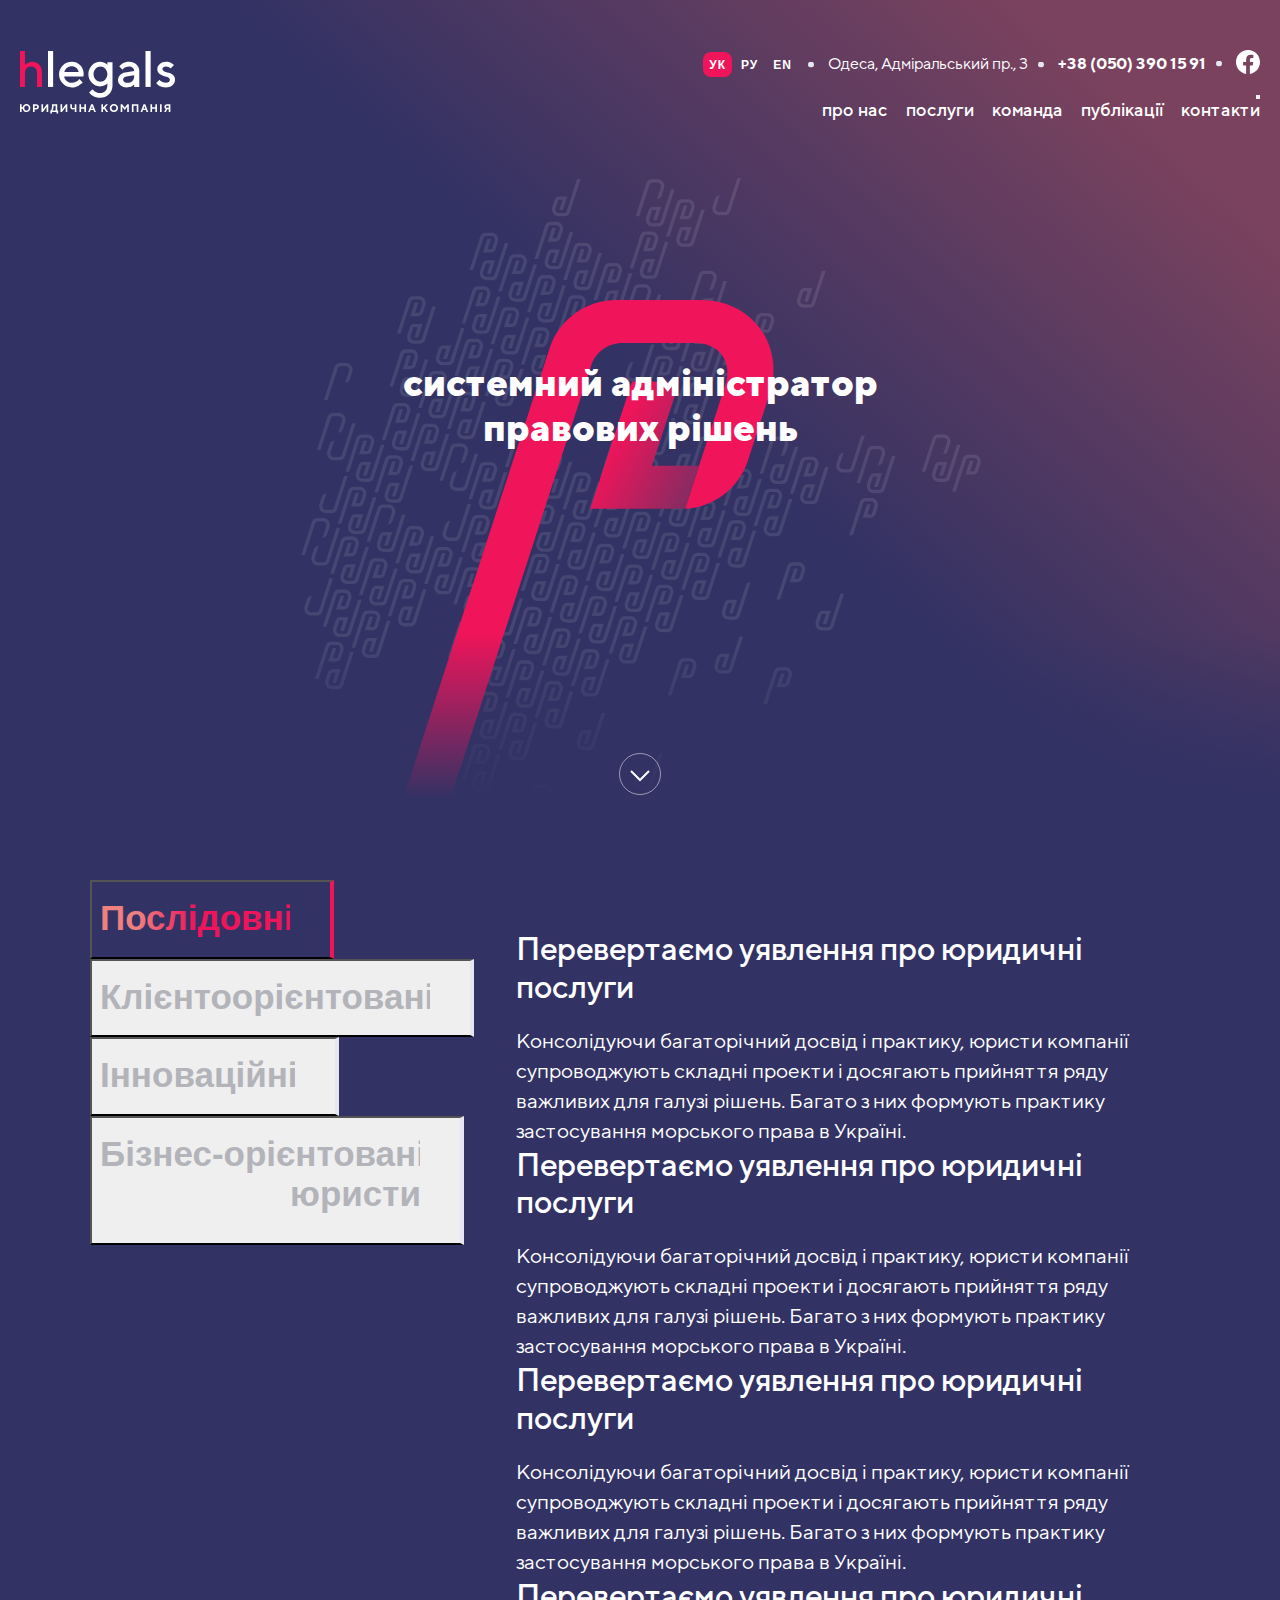
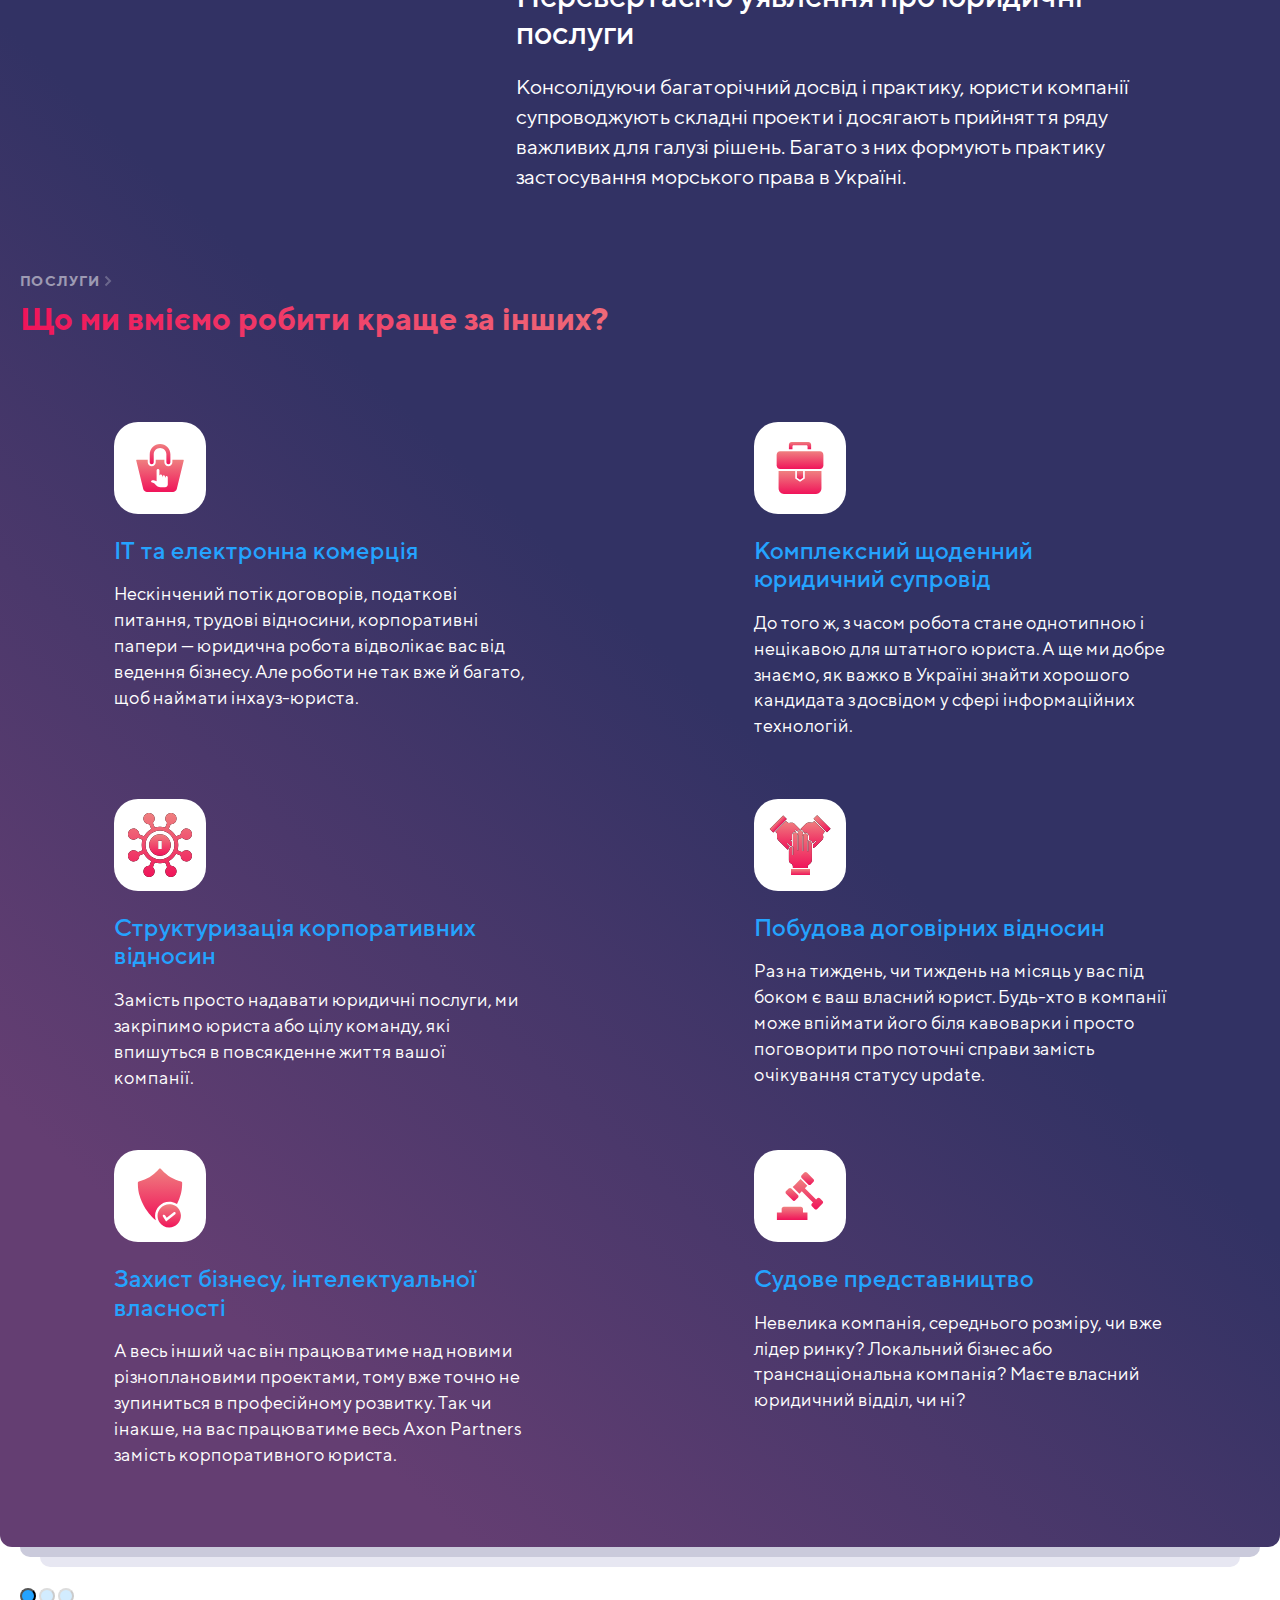
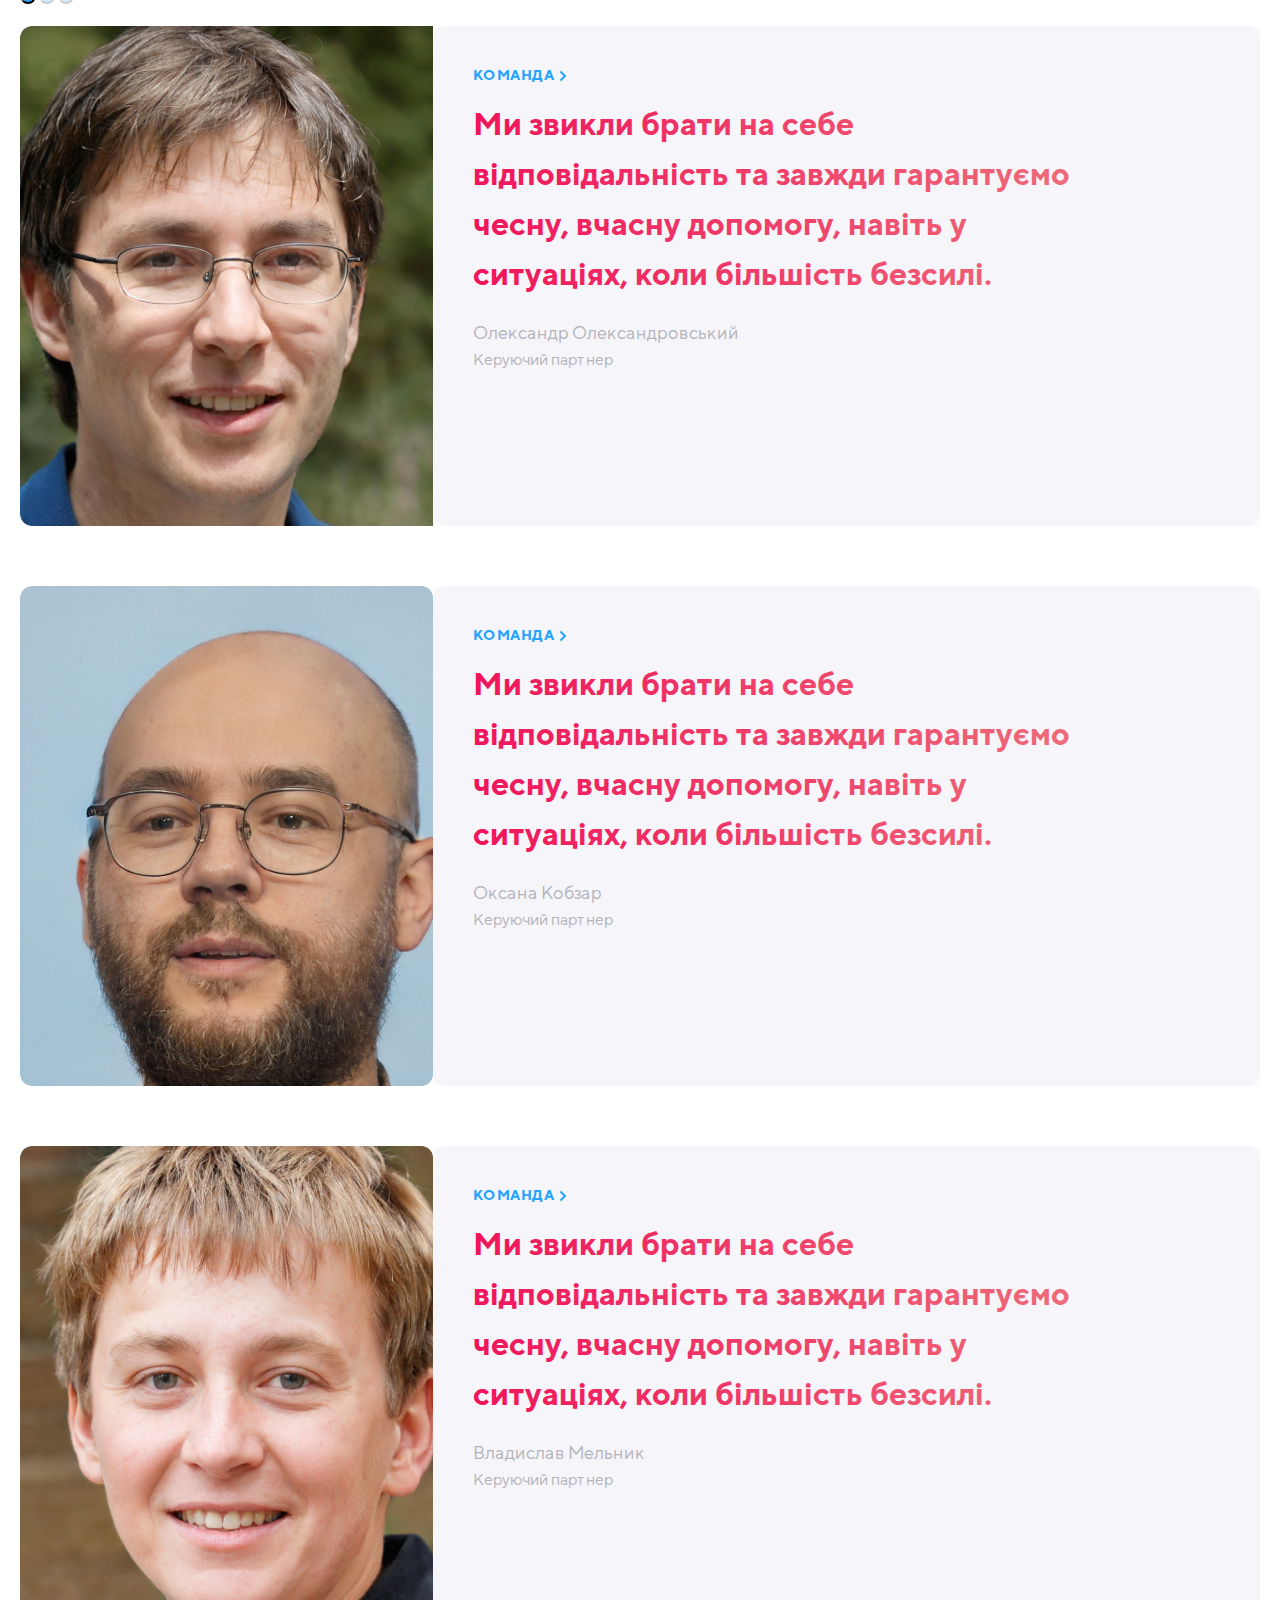
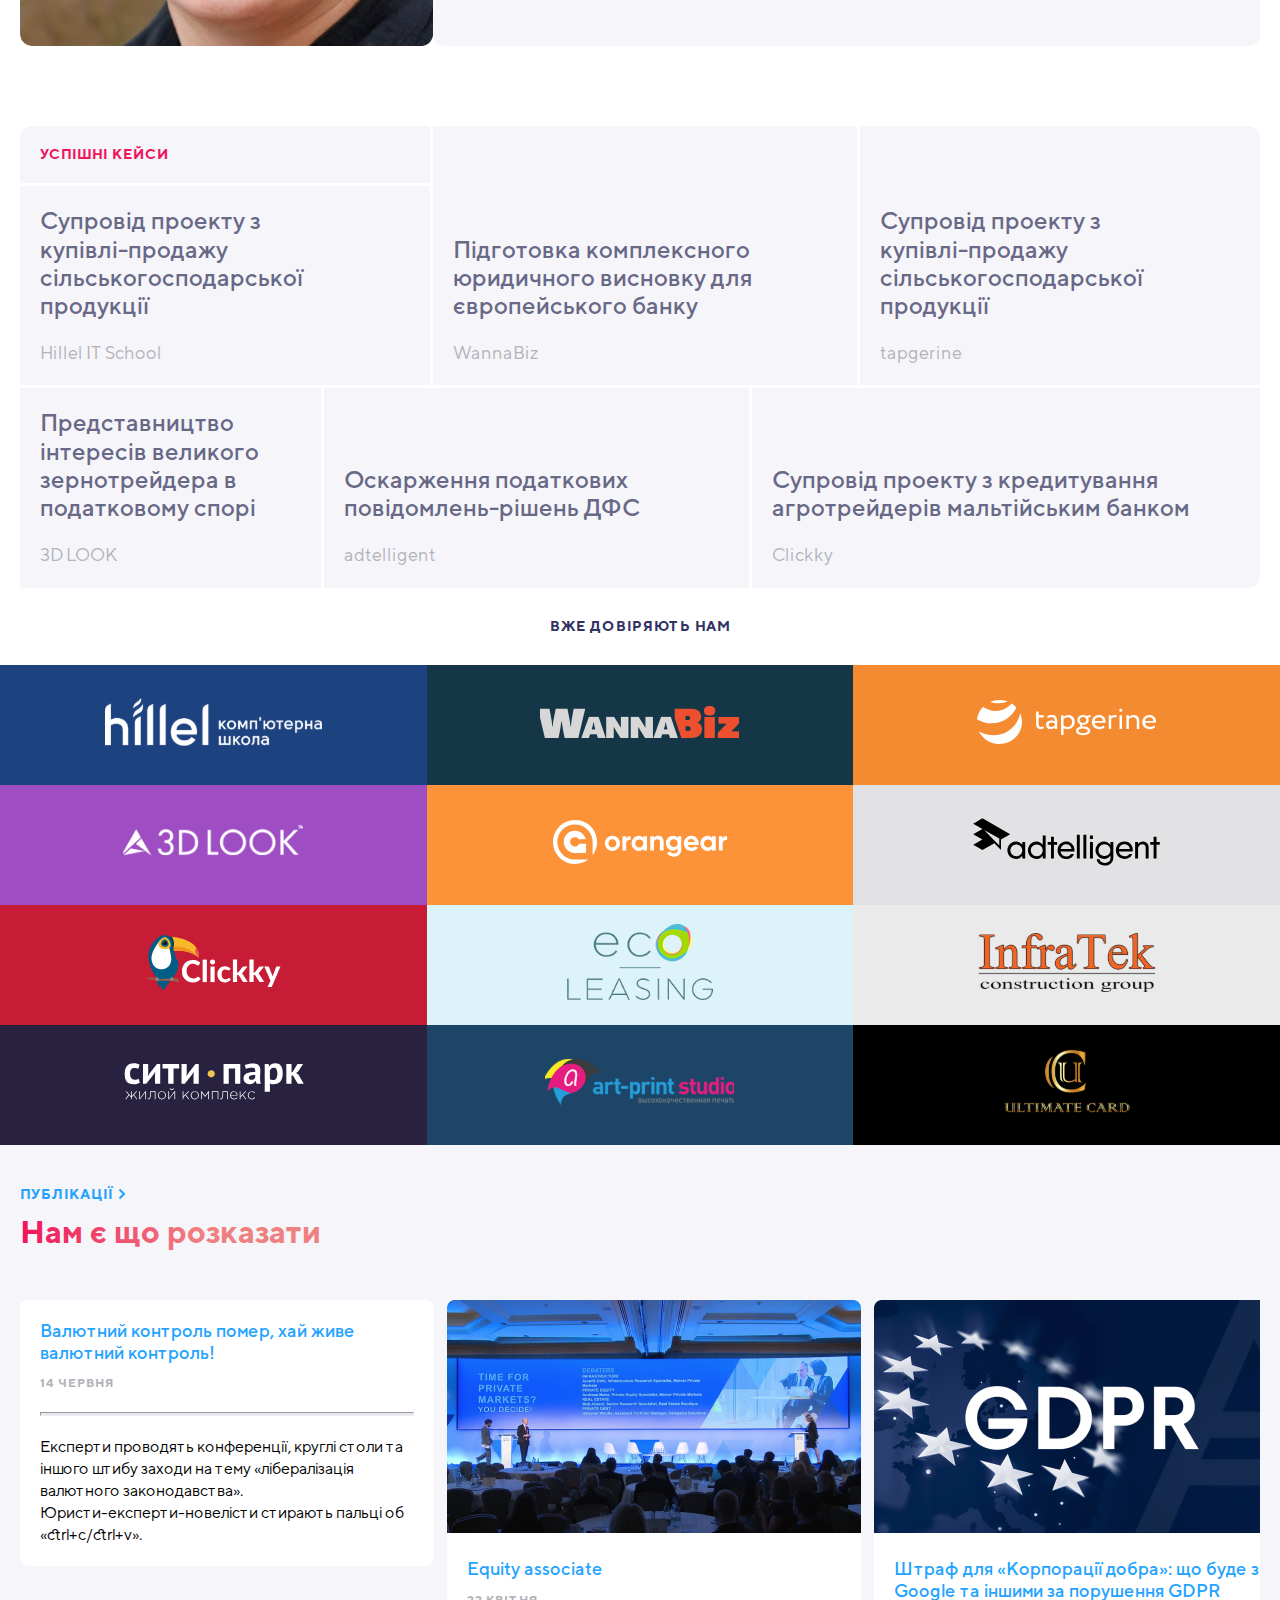
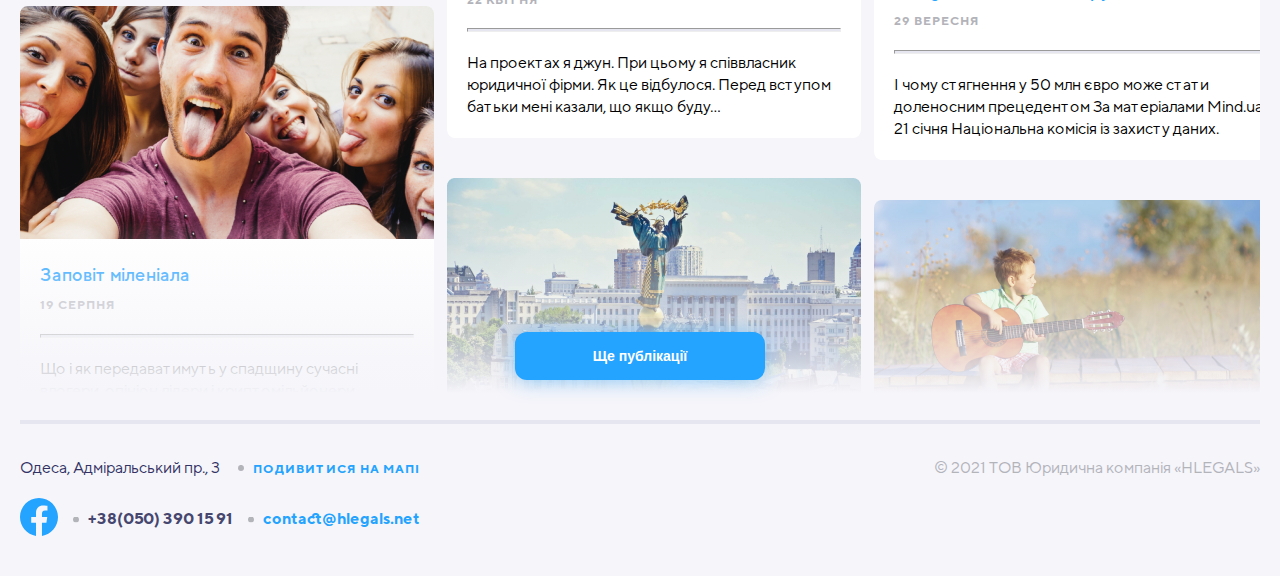
<file: index.html>
<!DOCTYPE html>
<html lang="uk">
<head>
   <meta charset="UTF-8">
   <meta http-equiv="X-UA-Compatible" content="IE=edge">
   <meta name="viewport" content="width=device-width, initial-scale=1.0">
   <title>Hlegals</title>
   <link rel="icon" type="image/png" sizes="32x32" href="./favicon.png">
   <link href="https://cdn.jsdelivr.net/npm/bootstrap@5.1.3/dist/css/bootstrap.min.css" rel="stylesheet" integrity="sha384-1BmE4kWBq78iYhFldvKuhfTAU6auU8tT94WrHftjDbrCEXSU1oBoqyl2QvZ6jIW3" crossorigin="anonymous">
   <link rel="stylesheet" href="./assets/styles/style.css">
</head>
<body>
   <header class="header">
      <div class="container header__line flex-sb-cntr">
         <div class="header__logo">
            <a href="./index.html">
               <img class="header__logo-img" src="./assets/img/logo.svg" alt="hlegals logo">
            </a>
         </div>
         <div class="header__rightbar">
            <div class="header__rightbar-top flex-sb-cntr">
               <form class="header__form-lang">
                  <button class="header__form-lang-btn color-white header__form-lang-btn--active" type="button" name="uk" id="uk">УК</button>
                  <button class="header__form-lang-btn color-white" type="button" name="ru" id="ru">РУ</button>
                  <button class="header__form-lang-btn color-white" type="button" name="en" id="en">EN</button>
               </form>
               <div class="header__contacts flex-sb-cntr">
                  <span class="header__contacts-item color-white header__contacts-address">Одеса, Адміральський пр., 3</span>
                  <a class="header__contacts-item color-white header__contacts-tel" href="tel:+380503901591">+38 (050) 390 15 91</a>
                  <a class="header__contacts-item header__contacts-fb" href="#" target="_blank">
                     <img class="header__contacts-fb-img" src="./assets/img/fb.svg" alt="fb">
                  </a>
               </div>
            </div>
            <div class="navbar-expand-md">
               <button class="navbar-toggler" type="button" data-bs-toggle="collapse" data-bs-target="#test" aria-controls="test" aria-expanded="false" aria-label="Toggle navigation">
                  <span class="navbar-toggler-icon"></span>
               </button>
               <div class="collapse navbar-collapse" id="test">
                  <nav class="header__nav">
                     <a class="header__nav-link color-white" href="./pages/about.html">про нас</a>
                     <a class="header__nav-link color-white" href="./pages/services.html">послуги</a>
                     <a class="header__nav-link color-white" href="./pages/team.html">команда</a>
                     <a class="header__nav-link color-white" href="./pages/publications.html">публікації</a>
                     <a class="header__nav-link color-white" href="./pages/contact.html">контакти</a>
                  </nav>
               </div>
            </div>
         </div>
      </div>
   </header>
   <section class="first-screen">
      <div class="first-screen__content">
         <h1 class="first-screen__content-title">системний адміністратор правових рішень</h1>
         <a class="first-screen__content-link-down" href="#exp-and-serv">
            <img class="first-screen__content-down-img" src="./assets/img/scroll-down.svg" alt="scroll down">
         </a>
      </div>
      <div class="first-screen__blur"></div>
   </section>
   <main>
      <section class="exp-and-serv" id="exp-and-serv">
         <div class="container">
            <div class="exp-and-serv__expirience">
               <div class="exp-and-serv__expirience-list nav nav-pills" id="v-pills-tab" role="tablist" aria-orientation="vertical">
                  <button class="exp-and-serv__expirience-list-btn nav-link active" id="consistent" data-bs-toggle="pill" data-bs-target="#v-pills-home" type="button" role="tab" aria-controls="v-pills-home" aria-selected="true">
                     <svg class="exp-and-serv__expirience-list-btn-svg exp-and-serv__expirience-list-btn-first-svg">
                        <defs>
                           <linearGradient id="rainbow" x1="20%" x2="50%" y1="0%" y2="0%" gradientUnits="userSpaceOnUse">
                              <stop stop-color="#EF8080" offset="0%"/>
                              <stop stop-color="#F0145A" offset="100%"/> 
                            </linearGradient>
                        </defs>
                        <text class="" x="0" y="40" fill="#B3B3BA">Послідовні</text>
                     </svg>
                  </button>
                  <button class="exp-and-serv__expirience-list-btn nav-link" id="customer-oriented" data-bs-toggle="pill" data-bs-target="#v-pills-profile" type="button" role="tab" aria-controls="v-pills-profile" aria-selected="false">
                     <svg class="exp-and-serv__expirience-list-btn-svg exp-and-serv__expirience-list-btn-second-svg">
                        <text class="" x="0" y="40" fill="#B3B3BA">Клієнтоорієнтовані</text>
                     </svg>
                  </button>
                  <button class="exp-and-serv__expirience-list-btn nav-link" id="innovative" data-bs-toggle="pill" data-bs-target="#v-pills-messages" type="button" role="tab" aria-controls="v-pills-messages" aria-selected="false">
                     <svg class="exp-and-serv__expirience-list-btn-svg exp-and-serv__expirience-list-btn-third-svg">
                        <text class="" x="0" y="40" fill="#B3B3BA">Інноваційні</text>
                     </svg>
                  </button>
                  <button class="exp-and-serv__expirience-list-btn nav-link" id="business-oriented-lawyers" data-bs-toggle="pill" data-bs-target="#v-pills-settings" type="button" role="tab" aria-controls="v-pills-settings" aria-selected="false">
                     <svg class="exp-and-serv__expirience-list-btn-svg exp-and-serv__expirience-list-btn-fourth-svg">
                        <text class="" fill="#B3B3BA">
                           <tspan x="0" y="40" >Бізнес-орієнтовані</tspan>
                           <tspan class="w-from-1300" x="230" y="80">юристи</tspan>
                           <tspan class="w-to-1300" x="190" y="80">юристи</tspan>
                        </text>
                     </svg>
                  </button>
               </div>
               <div class="exp-and-serv__expirience-introduction tab-content" id="v-pills-tabContent">
                  <div class="tab-pane fade show active" id="v-pills-home" role="tabpanel" aria-labelledby="consistent">
                     <h3 class="exp-and-serv__expirience-introduction-title">Перевертаємо уявлення про юридичні послуги</h3>
                     <p class="desc-text">Консолідуючи багаторічний досвід і практику, юристи компанії супроводжують складні проекти і досягають прийняття ряду важливих для галузі рішень. Багато з них формують практику застосування морського права в Україні.</p>
                  </div>
                  <div class="tab-pane fade" id="v-pills-profile" role="tabpanel" aria-labelledby="customer-oriented">
                     <h3 class="exp-and-serv__expirience-introduction-title">Перевертаємо уявлення про юридичні послуги</h3>
                     <p class="desc-text">Консолідуючи багаторічний досвід і практику, юристи компанії супроводжують складні проекти і досягають прийняття ряду важливих для галузі рішень. Багато з них формують практику застосування морського права в Україні.</p>
                  </div>
                  <div class="tab-pane fade" id="v-pills-messages" role="tabpanel" aria-labelledby="innovative" data-bs-interval="100000">
                     <h3 class="exp-and-serv__expirience-introduction-title">Перевертаємо уявлення про юридичні послуги</h3>
                     <p class="desc-text">Консолідуючи багаторічний досвід і практику, юристи компанії супроводжують складні проекти і досягають прийняття ряду важливих для галузі рішень. Багато з них формують практику застосування морського права в Україні.</p>
                  </div>
                  <div class="tab-pane fade" id="v-pills-settings" role="tabpanel" aria-labelledby="business-oriented-lawyers">
                     <h3 class="exp-and-serv__expirience-introduction-title">Перевертаємо уявлення про юридичні послуги</h3>
                     <p class="desc-text">Консолідуючи багаторічний досвід і практику, юристи компанії супроводжують складні проекти і досягають прийняття ряду важливих для галузі рішень. Багато з них формують практику застосування морського права в Україні.</p>
                  </div>
               </div>
               <div id="exp-and-serv__expirience-carousel" class="carousel slide" data-bs-ride="carousel">
                  <div class="carousel-indicators">
                    <button type="button" data-bs-target="#exp-and-serv__expirience-carousel" data-bs-slide-to="0" class="active" aria-current="true" aria-label="Slide 1"></button>
                    <button type="button" data-bs-target="#exp-and-serv__expirience-carousel" data-bs-slide-to="1" aria-label="Slide 2"></button>
                    <button type="button" data-bs-target="#exp-and-serv__expirience-carousel" data-bs-slide-to="2" aria-label="Slide 3"></button>
                    <button type="button" data-bs-target="#exp-and-serv__expirience-carousel" data-bs-slide-to="3" aria-label="Slide 4"></button>
                  </div>
                  <div class="exp-and-serv__expirience-introduction carousel-inner">
                    <div class="carousel-item active" data-bs-interval="100000">
                        <svg class="exp-and-serv__expirience-introduction-svg">
                           <text class="" x="0" y="30" fill="url(#orangetored)">Послідовні</text>
                        </svg>
                        <h3 class="exp-and-serv__expirience-introduction-title">Перевертаємо уявлення про юридичні послуги</h3>
                        <p class="desc-text">Консолідуючи багаторічний досвід і практику, юристи компанії супроводжують складні проекти і досягають прийняття ряду важливих для галузі рішень. Багато з них формують практику застосування морського права в Україні.</p>
                     </div>
                     <div class="carousel-item" data-bs-interval="100000">
                        <svg class="exp-and-serv__expirience-introduction-svg">
                           <text class="" x="0" y="30" fill="url(#orangetored)">Клієнтоорієнтовані</text>
                        </svg>
                        <h3 class="exp-and-serv__expirience-introduction-title">Перевертаємо уявлення про юридичні послуги</h3>
                        <p class="desc-text">Консолідуючи багаторічний досвід і практику, юристи компанії супроводжують складні проекти і досягають прийняття ряду важливих для галузі рішень. Багато з них формують практику застосування морського права в Україні.</p>
                     </div>
                     <div class="carousel-item" data-bs-interval="100000">
                        <svg class="exp-and-serv__expirience-introduction-svg">
                           <text class="" x="0" y="30" fill="url(#orangetored)">Інноваційні</text>
                        </svg>
                        <h3 class="exp-and-serv__expirience-introduction-title">Перевертаємо уявлення про юридичні послуги</h3>
                        <p class="desc-text">Консолідуючи багаторічний досвід і практику, юристи компанії супроводжують складні проекти і досягають прийняття ряду важливих для галузі рішень. Багато з них формують практику застосування морського права в Україні.</p>
                     </div>
                     <div class="carousel-item" data-bs-interval="100000">
                        <svg class="exp-and-serv__expirience-introduction-svg">
                           <text class="" x="0" y="30" fill="url(#orangetored)">Бізнес-орієнтовані юристи</text>
                        </svg>
                        <h3 class="exp-and-serv__expirience-introduction-title">Перевертаємо уявлення про юридичні послуги</h3>
                        <p class="desc-text">Консолідуючи багаторічний досвід і практику, юристи компанії супроводжують складні проекти і досягають прийняття ряду важливих для галузі рішень. Багато з них формують практику застосування морського права в Україні.</p>
                     </div>
                  </div>
                </div>
            </div>
            <div class="exp-and-serv__services">
               <a class="exp-and-serv__services-bradcrumbs bradcrumbs" href="./pages/services.html">послуги</a>
               <h2 class="title">
                  <svg class="exp-and-serv__services-subtitle">
                     <defs>
                        <linearGradient id="gradient-title" x1="0%" x2="60%" y1="0%" y2="0%" gradientUnits="userSpaceOnUse">
                           <stop stop-color="#F0145A" offset="0%"/>
                           <stop stop-color="#EF8080" offset="100%"/> 
                         </linearGradient>
                         <linearGradient id="orangetored" x1="0%" x2="20%" y1="0%" y2="0%" gradientUnits="userSpaceOnUse">
                           <stop stop-color="#EF8080" offset="0%"/> 
                           <stop stop-color="#F0145A" offset="100%"/>
                         </linearGradient>
                     </defs>
                     <text class="" x="0" y="30" fill="url(#gradient-title)">
                        <tspan class="w-from-620">
                           Що ми вміємо робити краще за інших?
                        </tspan>
                        <tspan class="w-to-620" x="0" y="30">Що ми вміємо робити</tspan>
                        <tspan class="w-to-620" x="0" y="65">краще за інших?</tspan>
                     </text>
                  </svg>
               </h2>
               <div class="exp-and-serv__services-list">
                  <div class="exp-and-serv__services-list-item">
                     <a href="./pages/it-service.html"><img class="exp-and-serv__services-list-item-icon" src="./assets/img/serv-1.svg" alt="it icon"></a>
                     <a class="exp-and-serv__services-list-item-link" href="./pages/it-service.html">
                        <h4 class="exp-and-serv__services-list-item-subtitle">IT та електронна комерція</h4>
                     </a>
                     <p class="exp-and-serv__services-list-item-text">Нескінчений потік договорів, податкові питання, трудові відносини, корпоративні папери — юридична робота відволікає вас від ведення бізнесу. Але роботи не так вже й багато, щоб наймати інхауз-юриста.</p>
                  </div>
                  <div class="exp-and-serv__services-list-item">
                     <a href="./pages/it-service.html"><img class="exp-and-serv__services-list-item-icon" src="./assets/img/serv-2.svg" alt="daily legal support icon"></a>
                     <a class="exp-and-serv__services-list-item-link" href="./pages/it-service.html">
                        <h4 class="exp-and-serv__services-list-item-subtitle">Комплексний щоденний юридичний супровід</h4>
                     </a>
                     <p class="exp-and-serv__services-list-item-text">До того ж, з часом робота стане однотипною і нецікавою для штатного юриста. А ще ми добре знаємо, як важко в Україні знайти хорошого кандидата з досвідом у сфері інформаційних технологій.</p>
                  </div>
                  <div class="exp-and-serv__services-list-item">
                     <a href="./pages/it-service.html"><img class="exp-and-serv__services-list-item-icon" src="./assets/img/serv-3.svg" alt="structuring corporate relations icon"></a>
                     <a class="exp-and-serv__services-list-item-link" href="./pages/it-service.html">
                        <h4 class="exp-and-serv__services-list-item-subtitle">Структуризація корпоративних відносин</h4>
                     </a>
                     <p class="exp-and-serv__services-list-item-text">Замість просто надавати юридичні послуги, ми закріпимо юриста або цілу команду, які впишуться в повсякденне життя вашої компанії.</p>
                  </div>
                  <div class="exp-and-serv__services-list-item">
                     <a href="./pages/it-service.html"><img class="exp-and-serv__services-list-item-icon" src="./assets/img/serv-4.svg" alt="building contractual relations icon"></a>
                     <a class="exp-and-serv__services-list-item-link" href="./pages/it-service.html">
                        <h4 class="exp-and-serv__services-list-item-subtitle">Побудовa договірних відносин</h4>
                     </a>
                     <p class="exp-and-serv__services-list-item-text">Раз на тиждень, чи тиждень на місяць у вас під боком є ваш власний юрист. Будь-хто в компанії може впіймати його біля кавоварки і просто поговорити про поточні справи замість очікування статусу update.</p>
                  </div>
                  <div class="exp-and-serv__services-list-item">
                     <a href="./pages/it-service.html"><img class="exp-and-serv__services-list-item-icon" src="./assets/img/serv-5.svg" alt="protection of business icon"></a>
                     <a class="exp-and-serv__services-list-item-link" href="./pages/it-service.html">
                        <h4 class="exp-and-serv__services-list-item-subtitle">Захист бізнесу, інтелектуальної власності</h4>
                     </a>
                     <p class="exp-and-serv__services-list-item-text">А весь інший час він працюватиме над новими різноплановими проектами, тому вже точно не зупиниться в професійному розвитку. Так чи інакше, на вас працюватиме весь Axon Partners замість корпоративного юриста.</p>
                  </div>
                  <div class="exp-and-serv__services-list-item">
                     <a href="./pages/it-service.html"><img class="exp-and-serv__services-list-item-icon" src="./assets/img/serv-6.svg" alt="judicial representation icon"></a>
                     <a class="exp-and-serv__services-list-item-link" href="./pages/it-service.html">
                        <h4 class="exp-and-serv__services-list-item-subtitle">Судове представництво</h4>
                     </a>
                     <p class="exp-and-serv__services-list-item-text">Невелика компанія, середнього розміру, чи вже лідер ринку? Локальний бізнес або транснаціональна компанія? Маєте власний юридичний відділ, чи ні?</p>
                  </div>
               </div>
            </div>
         </div>
         <div class="exp-and-serv__bg-up"></div>
         <div class="exp-and-serv__bg-down"></div>
      </section>
      <section class="team" id="team">
         <div class="container">
            <div id="carousel" class="carousel slide" data-bs-ride="carousel">
               <div class="carousel-indicators">
                 <button type="button" data-bs-target="#carousel" data-bs-slide-to="0" class="active" aria-current="true" aria-label="Slide 1"></button>
                 <button type="button" data-bs-target="#carousel" data-bs-slide-to="1" aria-label="Slide 2"></button>
                 <button type="button" data-bs-target="#carousel" data-bs-slide-to="2" aria-label="Slide 3"></button>
               </div>
               <div class="carousel-inner">
                  <div class="carousel-item active" data-bs-interval="1000000">
                     <div class="team__carousel-inner-slide">
                        <img class="team__carousel-inner-slide-photo" src="./assets/img/team-1.png" alt="team member">
                        <div class="team__carousel-inner-slide-desc">
                           <a class="team__carousel-inner-slide-desc-bradcrumbs bradcrumbs" href="./pages/team.html">команда
                           </a>
                           <h2 class="title">
                              <svg class="team__carousel-inner-slide-desc-subtitle">
                                 <text class="" x="0" y="40" fill="url(#gradient-title)">
                                    <tspan class="w-from-965" x="0" y="40">Ми звикли брати на себе</tspan>
                                    <tspan class="w-to-965" x="0" y="40">Ми звикли брати</tspan>
                                    
                                    <tspan class="w-from-1115" x="0" y="90">відповідальність та завжди гарантуємо</tspan>
                                    <tspan class="w-965-1115" x="0" y="90">відповідальність та завжди</tspan>
                                    <tspan class="w-to-965" x="0" y="80">на себе</tspan>
                                    
                                    <tspan class="w-from-1115" x="0" y="140">чесну, вчасну допомогу, навіть у</tspan>
                                    <tspan class="w-965-1115" x="0" y="140">гарантуємо чесну, вчасну</tspan>
                                    <tspan class="w-to-965" x="0" y="120">відповідальність та</tspan>

                                    <tspan class="w-from-1115" x="0" y="190">ситуаціях, коли більшість безсилі.</tspan>
                                    <tspan class="w-965-1115" x="0" y="190">допомогу, навіть у ситуаціях,</tspan>
                                    <tspan class="w-to-965" x="0" y="160">завжди гарантуємо</tspan>

                                    <tspan class="w-965-1115" x="0" y="240">коли більшість безсилі.</tspan>
                                    <tspan class="w-to-965" x="0" y="200">чесну, вчасну</tspan>


                                    <tspan class="w-to-965" x="0" y="240">допомогу, навіть у</tspan>

                                    
                                    <tspan class="w-to-965" x="0" y="280">ситуаціях, коли</tspan>

                                    <tspan class="w-to-965" x="0" y="320">більшість безсилі.</tspan>

                                 </text>
                              </svg>
                           </h2>
                           <div class="team__carousel-inner-slide-desc-caption flex-sb-cntr">
                              <img class="team__carousel-inner-slide-desc-caption-img" src="./assets/img/team-1-mini.png" alt="team member mini">
                              <div class="team__carousel-inner-slide-desc-caption-wrap">
                                 <p class="team__carousel-inner-slide-desc-name">Олександр Олександровський</p>
                                 <p class="team__carousel-inner-slide-desc-position">Керуючий партнер</p>
                              </div>
                           </div>
                        </div>
                     </div>
                 </div>
                 <div class="carousel-item" data-bs-interval="100000">
                  <div class="team__carousel-inner-slide">
                     <img class="team__carousel-inner-slide-photo" src="./assets/img/team-2.png" alt="team member">
                     <div class="team__carousel-inner-slide-desc">
                        <a class="team__carousel-inner-slide-desc-bradcrumbs bradcrumbs" href="">команда
                        </a>
                        <h2 class="title">
                           <svg class="team__carousel-inner-slide-desc-subtitle">
                              <text class="" x="0" y="40" fill="url(#gradient-title)">
                                    <tspan class="w-from-965" x="0" y="40">Ми звикли брати на себе</tspan>
                                    <tspan class="w-to-965" x="0" y="40">Ми звикли брати на</tspan>
                                    
                                    <tspan class="w-from-1115" x="0" y="90">відповідальність та завжди гарантуємо</tspan>
                                    <tspan class="w-965-1115" x="0" y="90">відповідальність та завжди</tspan>
                                    <tspan class="w-to-965" x="0" y="80">себе</tspan>
                                    
                                    <tspan class="w-from-1115" x="0" y="140">чесну, вчасну допомогу, навіть у</tspan>
                                    <tspan class="w-965-1115" x="0" y="140">гарантуємо чесну, вчасну</tspan>
                                    <tspan class="w-to-965" x="0" y="120">відповідальність та</tspan>

                                    <tspan class="w-from-1115" x="0" y="190">ситуаціях, коли більшість безсилі.</tspan>
                                    <tspan class="w-965-1115" x="0" y="190">допомогу, навіть у ситуаціях,</tspan>
                                    <tspan class="w-to-965" x="0" y="160">завжди гарантуємо</tspan>

                                    <tspan class="w-965-1115" x="0" y="240">коли більшість безсилі.</tspan>
                                    <tspan class="w-to-965" x="0" y="200">чесну, вчасну</tspan>

                                    <tspan class="w-to-965" x="0" y="240">допомогу, навіть у</tspan>
                                    
                                    <tspan class="w-to-965" x="0" y="280">ситуаціях, коли</tspan>

                                    <tspan class="w-to-965" x="0" y="320">більшість безсилі.</tspan>
                              </text>
                           </svg>
                        </h2>
                        <div class="team__carousel-inner-slide-desc-caption flex-sb-cntr">
                           <img class="team__carousel-inner-slide-desc-caption-img" src="./assets/img/team-2-mini.png" alt="team member mini">
                           <div class="team__carousel-inner-slide-desc-caption-wrap">
                              <p class="team__carousel-inner-slide-desc-name">Оксана Кобзар</p>
                              <p class="team__carousel-inner-slide-desc-position">Керуючий партнер</p>
                           </div>
                        </div>
                     </div>
                  </div>
                 </div>
                 <div class="carousel-item" data-bs-interval="100000">
                  <div class="team__carousel-inner-slide">
                     <img class="team__carousel-inner-slide-photo" src="./assets/img/team-3.png" alt="team member">
                     <div class="team__carousel-inner-slide-desc">
                        <a class="team__carousel-inner-slide-desc-bradcrumbs bradcrumbs" href="">команда
                        </a>
                        <h2 class="title">
                           <svg class="team__carousel-inner-slide-desc-subtitle">
                              <text class="" x="0" y="40" fill="url(#gradient-title)">
                                    <tspan class="w-from-965" x="0" y="40">Ми звикли брати на себе</tspan>
                                    <tspan class="w-to-965" x="0" y="40">Ми звикли брати на</tspan>

                                    <tspan class="w-from-1115" x="0" y="90">відповідальність та завжди гарантуємо</tspan>
                                    <tspan class="w-965-1115" x="0" y="90">відповідальність та завжди</tspan>
                                    <tspan class="w-to-965" x="0" y="80">себе</tspan>
                                    
                                    <tspan class="w-from-1115" x="0" y="140">чесну, вчасну допомогу, навіть у</tspan>
                                    <tspan class="w-965-1115" x="0" y="140">гарантуємо чесну, вчасну</tspan>
                                    <tspan class="w-to-965" x="0" y="120">відповідальність та</tspan>

                                    <tspan class="w-from-1115" x="0" y="190">ситуаціях, коли більшість безсилі.</tspan>
                                    <tspan class="w-965-1115" x="0" y="190">допомогу, навіть у ситуаціях,</tspan>
                                    <tspan class="w-to-965" x="0" y="160">завжди гарантуємо</tspan>

                                    <tspan class="w-965-1115" x="0" y="240">коли більшість безсилі.</tspan>
                                    <tspan class="w-to-965" x="0" y="200">чесну, вчасну</tspan>

                                    <tspan class="w-to-965" x="0" y="240">допомогу, навіть у</tspan>
                                    
                                    <tspan class="w-to-965" x="0" y="280">ситуаціях, коли</tspan>

                                    <tspan class="w-to-965" x="0" y="320">більшість безсилі.</tspan>
                              </text>
                           </svg>
                        </h2>
                        <div class="team__carousel-inner-slide-desc-caption flex-sb-cntr">
                           <img class="team__carousel-inner-slide-desc-caption-img" src="./assets/img/team-3-mini.png" alt="team member mini">
                           <div class="team__carousel-inner-slide-desc-caption-wrap">
                              <p class="team__carousel-inner-slide-desc-name">Владислав Мельник</p>
                              <p class="team__carousel-inner-slide-desc-position">Керуючий партнер</p>
                           </div>
                        </div>
                     </div>
                  </div>
                 </div>
               </div>
               
            </div>
         </div>
      </section>
      <section class="cases">
         <div class="container cases__line">
            <h5 class="cases__subtitle">Успішні кейси</h5>
            <div class="cases__item cases__wannabiz">
               <h3 class="cases__title">Підготовка комплексного юридичного висновку для європейського банку</h3>
               <a class="cases__client" href="#" target="_blank">WannaBiz</a>
            </div>
            <div class="cases__item cases__tapgerine">
               <h3 class="cases__title">Супровід проекту з <span class="nowrap">купівлі-продажу</span> сільськогосподарської продукції</h3>
               <a class="cases__client" href="#" target="_blank">tapgerine</a>
            </div>
            <div class="cases__item cases__hillel">
               <h3 class="cases__title">Супровід проекту з <span class="nowrap">купівлі-продажу</span> сільськогосподарської продукції</h3>
               <a class="cases__client" href="#" target="_blank">Hillel IT School</a>
            </div>
            <div class="cases__item cases__3dlook">
               <h3 class="cases__title">Представництво інтересів великого зернотрейдера в податковому спорі</h3>
               <a class="cases__client" href="#" target="_blank">3D LOOK</a>
            </div>
            <div class="cases__item cases__adtelligent">
               <h3 class="cases__title">Оскарження податкових <span class="nowrap">повідомлень-рішень</span> ДФС</h3>
               <a class="cases__client" href="#" target="_blank">adtelligent</a>
            </div>
            <div class="cases__item cases__clikky">
               <h3 class="cases__title">Супровід проекту з кредитування агротрейдерів мальтійським банком</h3>
               <a class="cases__client" href="#" target="_blank">Clickky</a>
            </div>
         </div>
      </section>
      <section class="clients">
         <!-- <div class="container-large"> -->
            <h5 class="subtitle clients__subtitle">Вже довіряють нам</h5>
            <div class="clients__list">
               <div class="clients__list-item">
                  <a href="#" target="_blank"><img class="clients__list-item-img" src="./assets/img/hillel-logo.svg" alt="hillel logo"></a>
               </div>
               <div class="clients__list-item">
                  <a href="#" target="_blank"><img class="clients__list-item-img" src="./assets/img/wannabiz.svg" alt="wannabiz logo"></a>
               </div>
               <div class="clients__list-item">
                  <a href="#" target="_blank"><img class="clients__list-item-img" src="./assets/img/tapgerine.svg" alt="tapgerine logo"></a>
               </div>
               <div class="clients__list-item">
                  <a href="#" target="_blank"><img class="clients__list-item-img" src="./assets/img/3dlook.svg" alt="3dlook logo"></a>
               </div>
               <div class="clients__list-item">
                  <a href="#" target="_blank"><img class="clients__list-item-img" src="./assets/img/orangear.svg" alt="orangear logo"></a>
               </div>
               <div class="clients__list-item">
                  <a href="#" target="_blank"><img class="clients__list-item-img" src="./assets/img/adtelligent.svg" alt="adtelligent logo"></a>
               </div>
               <div class="clients__list-item">
                  <a href="#" target="_blank"><img class="clients__list-item-img" src="./assets/img/clickky.svg" alt="clickky logo"></a>
               </div>
               <div class="clients__list-item">
                  <a href="#" target="_blank"><img class="clients__list-item-img" src="./assets/img/ecoleasing.svg" alt="ecoleasing logo"></a>
               </div>
               <div class="clients__list-item">
                  <a href="#" target="_blank"><img class="clients__list-item-img" src="./assets/img/infratek.svg" alt="infratek logo"></a>
               </div>
               <div class="clients__list-item">
                  <a href="#" target="_blank"><img class="clients__list-item-img" src="./assets/img/city-park.svg" alt="city-park logo"></a>
               </div>
               <div class="clients__list-item">
                  <a href="#" target="_blank"><img class="clients__list-item-img" src="./assets/img/art-print.svg" alt="art print studio logo"></a>
               </div>
               <div class="clients__list-item">
                  <a href="#" target="_blank"><img class="clients__list-item-img" src="./assets/img/ultimate-card.svg" alt="ultimate card logo"></a>
               </div>
            </div>
         <!-- </div> -->
      </section>
      <section class="publication">
         <div class="container">
            <a class="publication__bradcrumbs bradcrumbs" href="./pages/publications.html">Публікації</a>
            <h2 class="publication__title title">
               <svg class="publication__title-svg">
                  <defs>
                     <linearGradient id="pub-gradient" x1="0%" x2="60%" y1="0%" y2="0%" gradientUnits="userSpaceOnUse">
                        <stop stop-color="#F0145A" offset="0%"/>
                        <stop stop-color="#EF8080" offset="100%"/> 
                      </linearGradient>
                  </defs>
                  <text class="" x="0" y="40" fill="url(#pub-gradient)">Нам є що розказати</text>
               </svg>
            </h2>
            <div class="publication__list">
               <div class="publication__list-column">
                  <div class="publication__list-item">
                     <div class="publication__list-item-desc">
                        <a href="./pages/article.html">
                           <h4 class="publication__list-item-title">Валютний контроль помер,  хай живе валютний контроль!</h4>
                        </a>
                        <time class="publication__list-item-date" datetime="06-14">14 червня</time>
                        <hr class="publication__list-item-line">
                        <p class="publication__list-item-text">Експерти проводять конференції, круглі столи та іншого штибу заходи на тему «лібералізація валютного законодавства».<br>
                        Юристи-експерти-новелісти стирають пальці об «ctrl+c/ctrl+v».</p>
                     </div>
                  </div>
                  <div class="publication__list-item">
                     <a href="./pages/article.html"><img class="img-fluid" src="./assets/img/publicate-4.png" alt="заповіт міленіала"></a>
                     <div class="publication__list-item-desc">
                        <a href="./pages/article.html">
                           <h4 class="publication__list-item-title">Заповіт міленіала</h4>
                        </a>
                        <time class="publication__list-item-date" datetime="08-19">19 серпня</time>
                        <hr class="publication__list-item-line">
                        <p class="publication__list-item-text">Що і як передаватимуть у спадщину сучасні влогери, опініон лідери і криптомільйонери Типовий спадок українського покоління Х виглядає так: квартира у…</p>
                     </div>
                  </div>
               </div>
               <div class="publication__list-column">
                  <div class="publication__list-item">
                     <a href="./pages/article.html"><img class="img-fluid" src="./assets/img/publicate-2.png" alt="equity associate"></a>
                     <div class="publication__list-item-desc">
                        <a href="./pages/article.html">
                           <h4 class="publication__list-item-title">Equity associate</h4>
                        </a>
                        <time class="publication__list-item-date" datetime="04-22">22 квітня</time>
                        <hr class="publication__list-item-line">
                        <p class="publication__list-item-text">На проектах я джун. При цьому я співвласник юридичної фірми. Як це відбулося. Перед вступом батьки мені казали, що якщо буду…</p>
                     </div>
                  </div>
                  <div class="publication__list-item">
                     <a href="./pages/article.html"><img class="img-fluid" src="./assets/img/publicate-5.png" alt="закон про мову"></a>
                     <div class="publication__list-item-desc">
                        <a href="./pages/article.html">
                           <h4 class="publication__list-item-title">Закон про мови: як зробити свій сайт відповідним</h4>
                        </a>
                        <time class="publication__list-item-date" datetime="08-19">19 серпня</time>
                        <hr class="publication__list-item-line">
                        <p class="publication__list-item-text">Наталія Кирик, керівник контент студії Wordfactory.ua По-перше, це красиво! Це аргумент номер один на користь україномовного сайту. По-друге, це ефективно. У…</p>
                     </div>
                  </div>
               </div>
               <div class="publication__list-column">
                  <div class="publication__list-item">
                     <a href="./pages/article.html"><img class="img-fluid" src="./assets/img/publicate-3.png" alt="корпорації добра"></a>
                     <div class="publication__list-item-desc">
                        <a href="./pages/article.html">
                           <h4 class="publication__list-item-title">Штраф для «Корпорації добра»: що буде з Google та іншими за порушення GDPR</h4>
                        </a>
                        <time class="publication__list-item-date" datetime="09-29">29 вересня</time>
                        <hr class="publication__list-item-line">
                        <p class="publication__list-item-text">І чому стягнення у 50 млн євро може стати доленосним прецедентом За матеріалами Mind.ua 21 січня Національна комісія із захисту даних.</p>
                     </div>
                  </div>
                  <div class="publication__list-item">
                     <a href="./pages/article.html"><img class="img-fluid" src="./assets/img/publicate-6.png" alt="компенсація витрат"></a>
                     <div class="publication__list-item-desc">
                        <a href="./pages/article.html">
                           <h4 class="publication__list-item-title">Компенсація витрат на навчання дитини в дитячому садку та школі</h4>
                        </a>
                        <time class="publication__list-item-date" datetime="02-05">05 лютого</time>
                        <hr class="publication__list-item-line">
                        <p class="publication__list-item-text">Про що йде мова В червні цього року Верховна Рада внесла зміни до Податкового кодексу України. Відтепер батьки, які отримують офіційну…</p>
                     </div>
                  </div>
               </div>
            </div>
         </div>
         <button type="button" class="publication__btn-more btn">Ще публікації</button>
         <div class="publication__blur"></div>
      </section>
   </main>
   <footer class="footer">
      <div class="container">
         <div class="footer__line">
            <div class="footer__contacts">
               <div class="footer__contacts-wrap flex-sb-cntr">
                  <span class="footer__contacts-address">Одеса, Адміральський пр., 3</span>
                  <a class="footer__contacts-item blue-bold-text" href="./pages/contact.html#contact__map">Подивитися на мапі</a>
               </div>
               <div class="footer__contacts-wrap flex-sb-cntr">
                  <a href="#" target="_blank">
                     <img src="./assets/img/fb-blue.svg" alt="fb">
                  </a>
                  <a class="footer__contacts-item footer__contacts-tel" href="tel:+380503901591">+38(050) 390 15 91</a>
                  <a class="footer__contacts-item footer__contacts-mail" href="mailto:contact@hlegalsnet">contact@hlegals.net</a>
               </div>
            </div>
            <div class="footer__copyright">
               <span class="footer__copyright-text">© 2021 ТОВ Юридична компанія «HLEGALS»</span>
            </div>
         </div>
      </div>
   </footer>
   <script src="https://cdn.jsdelivr.net/npm/@popperjs/core@2.10.2/dist/umd/popper.min.js"
    integrity="sha384-7+zCNj/IqJ95wo16oMtfsKbZ9ccEh31eOz1HGyDuCQ6wgnyJNSYdrPa03rtR1zdB"
    crossorigin="anonymous"></script>
   <script src="https://cdn.jsdelivr.net/npm/bootstrap@5.1.3/dist/js/bootstrap.min.js"
    integrity="sha384-QJHtvGhmr9XOIpI6YVutG+2QOK9T+ZnN4kzFN1RtK3zEFEIsxhlmWl5/YESvpZ13"
    crossorigin="anonymous"></script>
</body>
</html>
</file>
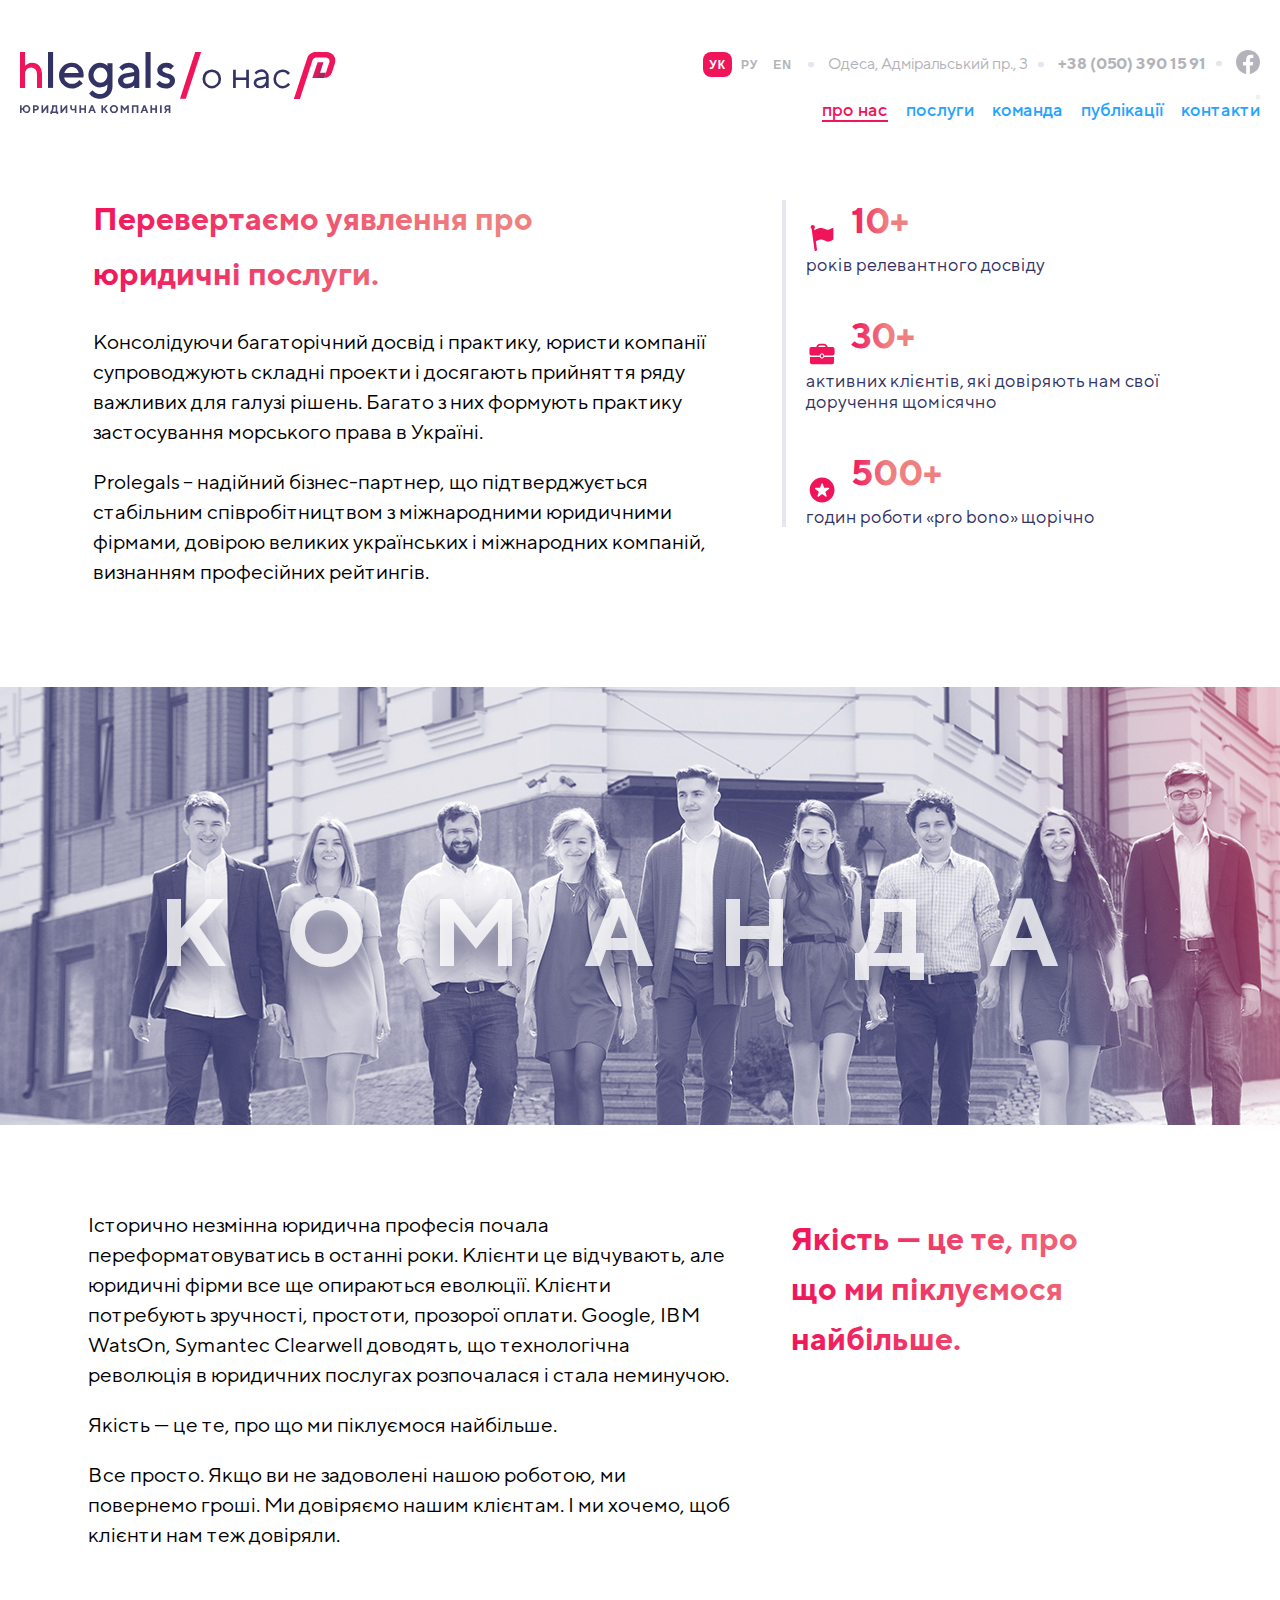
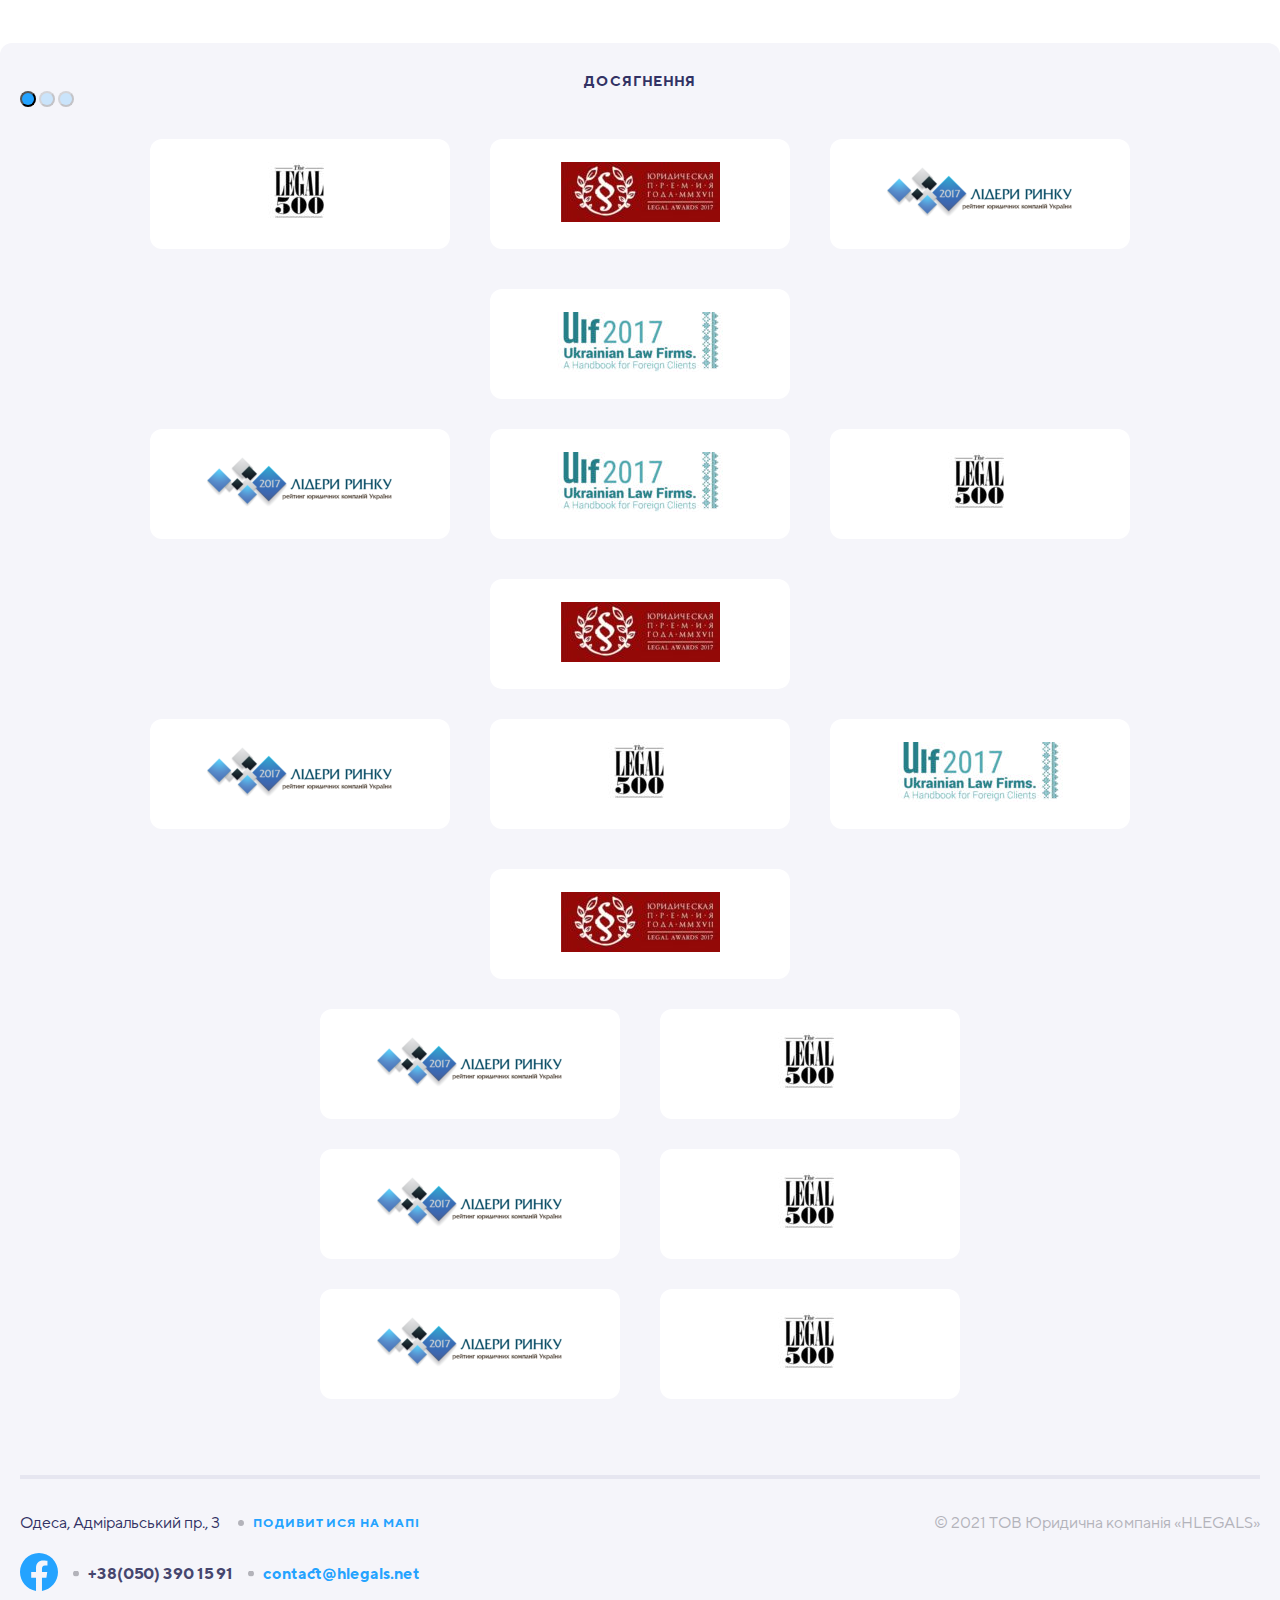
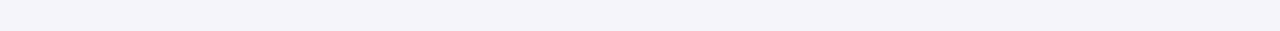
<file: pages/about.html>
<!DOCTYPE html>
<html lang="uk">
<head>
   <meta charset="UTF-8">
   <meta http-equiv="X-UA-Compatible" content="IE=edge">
   <meta name="viewport" content="width=device-width, initial-scale=1.0">
   <title>Hlegals | Про нас</title>
   <link rel="icon" type="image/png" sizes="32x32" href="../favicon.png">
   <link href="https://cdn.jsdelivr.net/npm/bootstrap@5.1.3/dist/css/bootstrap.min.css" rel="stylesheet" integrity="sha384-1BmE4kWBq78iYhFldvKuhfTAU6auU8tT94WrHftjDbrCEXSU1oBoqyl2QvZ6jIW3" crossorigin="anonymous">
   <link rel="stylesheet" href="../assets/styles/style.css">
</head>
<body>
   <header class="header">
      <div class="container header__line flex-sb-cntr">
         <div class="header__logo">
            <a href="../index.html#team">
               <img class="header__logo-img" src="../assets/img/about_logo.svg" alt="hlegals logo">
            </a>
         </div>
         <div class="header__rightbar">
            <div class="header__rightbar-top flex-sb-cntr">
               <form class="header__form-lang">
                  <button class="header__form-lang-btn color-gray header__form-lang-btn--active" type="button" name="uk" id="uk">УК</button>
                  <button class="header__form-lang-btn color-gray" type="button" name="ru" id="ru">РУ</button>
                  <button class="header__form-lang-btn color-gray" type="button" name="en" id="en">EN</button>
               </form>
               <div class="header__contacts flex-sb-cntr">
                  <span class="header__contacts-item color-gray header__contacts-address">Одеса, Адміральський пр., 3</span>
                  <a class="header__contacts-item color-gray header__contacts-tel" href="tel:+380503901591">+38 (050) 390 15 91</a>
                  <a class="header__contacts-item header__contacts-fb" href="#" target="_blank">
                     <img class="header__contacts-fb-img" src="../assets/img/fb-gray.svg" alt="fb">
                  </a>
               </div>
            </div>
            <div class="navbar-expand-md">
               <button class="navbar-toggler" type="button" data-bs-toggle="collapse" data-bs-target="#test" aria-controls="test" aria-expanded="false" aria-label="Toggle navigation">
                  <span class="navbar-toggler-icon bg-img"></span>
               </button>
               <div class="collapse navbar-collapse" id="test">
                  <nav class="header__nav">
                     <a class="header__nav-link color-blue active" aria-current="page" href="./about.html">про нас</a>
                     <a class="header__nav-link color-blue" href="./services.html">послуги</a>
                     <a class="header__nav-link color-blue" href="./team.html">команда</a>
                     <a class="header__nav-link color-blue" href="./publications.html">публікації</a>
                     <a class="header__nav-link color-blue" href="./contact.html">контакти</a>
                  </nav>
               </div>
            </div>
         </div>
      </div>
   </header>
   <main>
      <section class="about-us">
         <div class="container-middle about-us__line">
            <div class="about-us__wrap-desc">
               <h2 class="title">
                  <svg class="about-us__wrap-desc-sub-svg">
                     <defs>
                        <linearGradient id="gradient-title" x1="0%" x2="85%" y1="0%" y2="0%" gradientUnits="userSpaceOnUse">
                           <stop stop-color="#F0145A" offset="0%"/>
                           <stop stop-color="#EF8080" offset="100%"/> 
                         </linearGradient>
                     </defs>
                     <text fill="url(#gradient-title)">
                        <tspan class="w-from-500" x="0" y="30">Перевертаємо уявлення про</tspan>
                        <tspan class="w-to-500" x="0" y="30">Перевертаємо</tspan>

                        <tspan class="w-from-500" x="0" y="85">юридичні послуги.</tspan>
                        <tspan class="w-to-500" x="0" y="85">уявлення про</tspan>
                        <tspan class="w-to-500" x="0" y="140">юридичні послуги.</tspan>
                     </text>
                  </svg>
               </h2>
               <p class="about-us__wrap-desc-text desc-text">Консолідуючи багаторічний досвід і практику, юристи компанії супроводжують складні проекти і досягають прийняття ряду важливих для галузі рішень. Багато з них формують практику застосування морського права в Україні.</p>
               <p class="about-us__wrap-desc-text desc-text">Prolegals – надійний бізнес-партнер, що підтверджується стабільним співробітництвом з міжнародними юридичними фірмами, довірою великих українських і міжнародних компаній, визнанням професійних рейтингів.</p>
            </div>
            <div class="about-us__wrap-success">
               <div class="about-us__wrap-success-item">
                     <img class="about-us__wrap-success-item-img" src="../assets/img/flag-icon.svg" alt="flag icon">
                     <svg class="about-us__wrap-success-item-svg about-us__wrap-success-item-exp-years">
                        <defs>
                           <linearGradient id="success" x1="0%" x2="60%" y1="0%" y2="0%" gradientUnits="userSpaceOnUse">
                              <stop stop-color="#F0145A" offset="0%"/>
                              <stop stop-color="#EF8080" offset="100%"/> 
                            </linearGradient>
                        </defs>
                        <text x="0" y="33" fill="url(#success)">10+</text>
                     </svg>
                  <p class="about-us__wrap-success-item-text">років релевантного досвіду</p>
               </div>
                  <div class="about-us__wrap-success-item">
                     <img class="about-us__wrap-success-item-img" src="../assets/img/portfel-icon.svg" alt="flag icon">
                     <svg class="about-us__wrap-success-item-svg about-us__wrap-success-item-active-clients">
                        <text x="0" y="33" fill="url(#success)">30+</text>
                     </svg>
                     <p class="about-us__wrap-success-item-text">активних клієнтів, які довіряють нам свої доручення щомісячно</p>
                  </div>
                  <div class="about-us__wrap-success-item">
                        <img class="about-us__wrap-success-item-img" src="../assets/img/star-icon.svg" alt="flag icon">
                        <svg class="about-us__wrap-success-item-svg about-us__wrap-success-item-work-hours">
                           <text x="0" y="33" fill="url(#success)">500+</text>
                        </svg>
                     <p class="about-us__wrap-success-item-text">годин роботи «pro bono» щорічно</p>
                  </div>
            </div>
         </div>
      </section>
      <section class="ideology">
         <div class="ideology__wrap">
            <img class="ideology__img img-fluid" src="../assets/img/team.jpg" alt="team">
            <span class="ideology__title">команда</span>
         </div>
         <div class="container-middle ideology__line">
            <div class="ideology__quality">
               <p class="ideology__quality-desc-text desc-text">Історично незмінна юридична професія почала переформатовуватись в останні роки. Клієнти це відчувають, але юридичні фірми все ще опираються еволюції. Клієнти потребують зручності, простоти, прозорої оплати. Google, IBM WatsОn, Symantec Clearwell доводять, що технологічна революція в юридичних послугах розпочалася і стала неминучою.</p>
               <p class="ideology__quality-desc-text desc-text">Якість — це те, про що ми піклуємося найбільше.</p>
               <p class="ideology__quality-desc-text desc-text">Все просто. Якщо ви не задоволені нашою роботою, ми повернемо гроші. Ми довіряємо нашим клієнтам. І ми хочемо, щоб клієнти нам теж довіряли.</p>
            </div>
            <div class="ideology__subtitle">
               <h2 class="title">
                  <svg class="ideology__subtitle-svg">
                     <text fill="url(#gradient-title)">
                        <tspan x="0" y="40">Якість — це те, про</tspan>
                        <tspan x="0" y="90">що ми піклуємося</tspan>
                        <tspan x="0" y="140">найбільше.</tspan>
                     </text>
                  </svg>
               </h2>
            </div>
         </div>
      </section>
      <section class="achievement">
         <div class="container">
            <h5 class="subtitle">досягнення</h5>
            <div id="carouselindicators" class="carousel slide" data-bs-ride="carousel">
               <div class="carousel-indicators">
                 <button type="button" data-bs-target="#carouselindicators" data-bs-slide-to="0" class="active" aria-current="true" aria-label="Slide 1"></button>
                 <button type="button" data-bs-target="#carouselindicators" data-bs-slide-to="1" aria-label="Slide 2"></button>
                 <button type="button" data-bs-target="#carouselindicators" data-bs-slide-to="2" aria-label="Slide 3"></button>
                 <button type="button" data-bs-target="#carouselindicators" data-bs-slide-to="3" aria-label="Slide 4" class="w-from-650"></button>
                 <button type="button" data-bs-target="#carouselindicators" data-bs-slide-to="4" aria-label="Slide 5" class="w-from-650"></button>
                 <button type="button" data-bs-target="#carouselindicators" data-bs-slide-to="5" aria-label="Slide 6" class="w-from-650"></button>
               </div>
               <div class="carousel-inner">
                  <div class="carousel-item active" data-bs-interval="1000000">
                     <div class="achievement__slide">
                        <div class="achievement__item">
                           <a href="" target="_blank">
                              <img class="achievement__item-logo" src="../assets/img/company-1.png" alt="company logo">
                           </a>
                        </div>
                        <div class="achievement__item">
                           <a href="" target="_blank">
                              <img class="achievement__item-logo" src="../assets/img/company-2.png" alt="company logo">
                           </a>
                        </div>
                        <div class="achievement__item w-to-650">
                           <a href="" target="_blank">
                              <img class="achievement__item-logo" src="../assets/img/company-3.png" alt="company logo">
                           </a>
                        </div>
                        <div class="achievement__item w-to-650">
                           <a href="" target="_blank">
                              <img class="achievement__item-logo" src="../assets/img/company-4.png" alt="company logo">
                           </a>
                        </div>
                     </div>
                  </div>
                  <div class="carousel-item" data-bs-interval="100000">
                     <div class="achievement__slide">
                        <div class="achievement__item">
                           <a href="" target="_blank">
                              <img class="achievement__item-logo" src="../assets/img/company-3.png" alt="company logo">
                           </a>
                        </div>
                        <div class="achievement__item">
                           <a href="" target="_blank">
                              <img class="achievement__item-logo" src="../assets/img/company-4.png" alt="company logo">
                           </a>
                        </div>
                        <div class="achievement__item w-to-650">
                           <a href="" target="_blank">
                              <img class="achievement__item-logo" src="../assets/img/company-1.png" alt="company logo">
                           </a>
                        </div>
                        <div class="achievement__item w-to-650">
                           <a href="" target="_blank">
                              <img class="achievement__item-logo" src="../assets/img/company-2.png" alt="company logo">
                           </a>
                        </div>
                     </div>
                  </div>
                  <div class="carousel-item" data-bs-interval="100000">
                     <div class="achievement__slide">
                        <div class="achievement__item">
                           <a href="" target="_blank">
                              <img class="achievement__item-logo" src="../assets/img/company-3.png" alt="company logo">
                           </a>
                        </div>
                        <div class="achievement__item">
                           <a href="" target="_blank">
                              <img class="achievement__item-logo" src="../assets/img/company-1.png" alt="company logo">
                           </a>
                        </div>
                        <div class="achievement__item w-to-650">
                           <a href="" target="_blank">
                              <img class="achievement__item-logo" src="../assets/img/company-4.png" alt="company logo">
                           </a>
                        </div>
                        <div class="achievement__item w-to-650">
                           <a href="" target="_blank">
                              <img class="achievement__item-logo" src="../assets/img/company-2.png" alt="company logo">
                           </a>
                        </div>
                     </div>
                  </div>
                  <div class="carousel-item" data-bs-interval="100000">
                     <div class="achievement__slide">
                        <div class="achievement__item">
                           <a href="" target="_blank">
                              <img class="achievement__item-logo" src="../assets/img/company-3.png" alt="company logo">
                           </a>
                        </div>
                        <div class="achievement__item">
                           <a href="" target="_blank">
                              <img class="achievement__item-logo" src="../assets/img/company-1.png" alt="company logo">
                           </a>
                        </div>
                     </div>
                  </div>
                  <div class="carousel-item" data-bs-interval="100000">
                     <div class="achievement__slide">
                        <div class="achievement__item">
                           <a href="" target="_blank">
                              <img class="achievement__item-logo" src="../assets/img/company-3.png" alt="company logo">
                           </a>
                        </div>
                        <div class="achievement__item">
                           <a href="" target="_blank">
                              <img class="achievement__item-logo" src="../assets/img/company-1.png" alt="company logo">
                           </a>
                        </div>
                     </div>
                  </div>
                  <div class="carousel-item" data-bs-interval="100000">
                     <div class="achievement__slide">
                        <div class="achievement__item">
                           <a href="" target="_blank">
                              <img class="achievement__item-logo" src="../assets/img/company-3.png" alt="company logo">
                           </a>
                        </div>
                        <div class="achievement__item">
                           <a href="" target="_blank">
                              <img class="achievement__item-logo" src="../assets/img/company-1.png" alt="company logo">
                           </a>
                        </div>
                     </div>
                  </div>
               </div>
             </div>
         </div>
      </section>
   </main>
   <footer class="footer">
      <div class="container">
         <div class="footer__line">
            <div class="footer__contacts">
               <div class="footer__contacts-wrap flex-sb-cntr">
                  <span class="footer__contacts-address">Одеса, Адміральський пр., 3</span>
                  <a class="footer__contacts-item blue-bold-text" href="./contact.html#contact__map">Подивитися на мапі</a>
               </div>
               <div class="footer__contacts-wrap flex-sb-cntr">
                  <a href="#" target="_blank">
                     <img src="../assets/img/fb-blue.svg" alt="fb">
                  </a>
                  <a class="footer__contacts-item footer__contacts-tel" href="tel:+380503901591">+38(050) 390 15 91</a>
                  <a class="footer__contacts-item footer__contacts-mail" href="mailto:contact@hlegalsnet">contact@hlegals.net</a>
               </div>
            </div>
            <div class="footer__copyright">
               <span class="footer__copyright-text">© 2021 ТОВ Юридична компанія «HLEGALS»</span>
            </div>
         </div>
      </div>
   </footer>
   <script src="https://cdn.jsdelivr.net/npm/@popperjs/core@2.10.2/dist/umd/popper.min.js"
    integrity="sha384-7+zCNj/IqJ95wo16oMtfsKbZ9ccEh31eOz1HGyDuCQ6wgnyJNSYdrPa03rtR1zdB"
    crossorigin="anonymous"></script>
   <script src="https://cdn.jsdelivr.net/npm/bootstrap@5.1.3/dist/js/bootstrap.min.js"
    integrity="sha384-QJHtvGhmr9XOIpI6YVutG+2QOK9T+ZnN4kzFN1RtK3zEFEIsxhlmWl5/YESvpZ13"
    crossorigin="anonymous"></script>
</body>
</html>
</file>
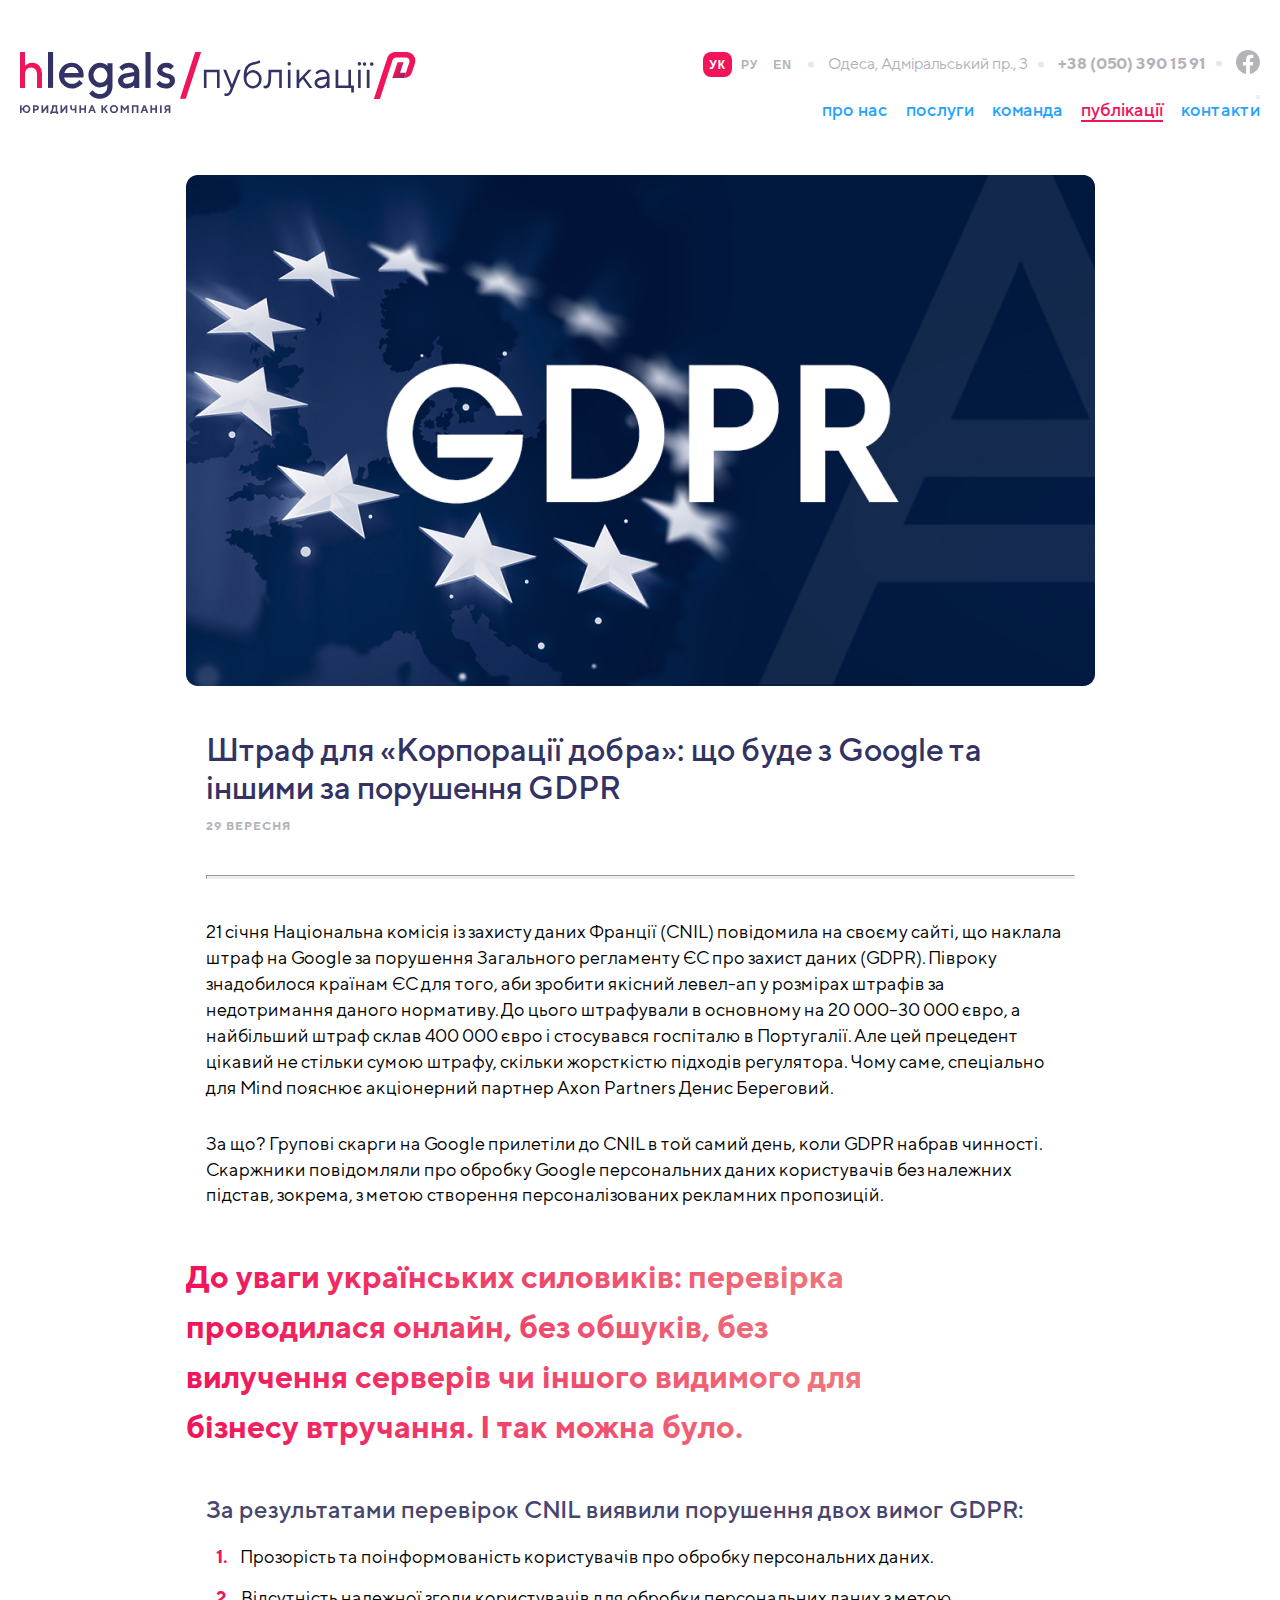
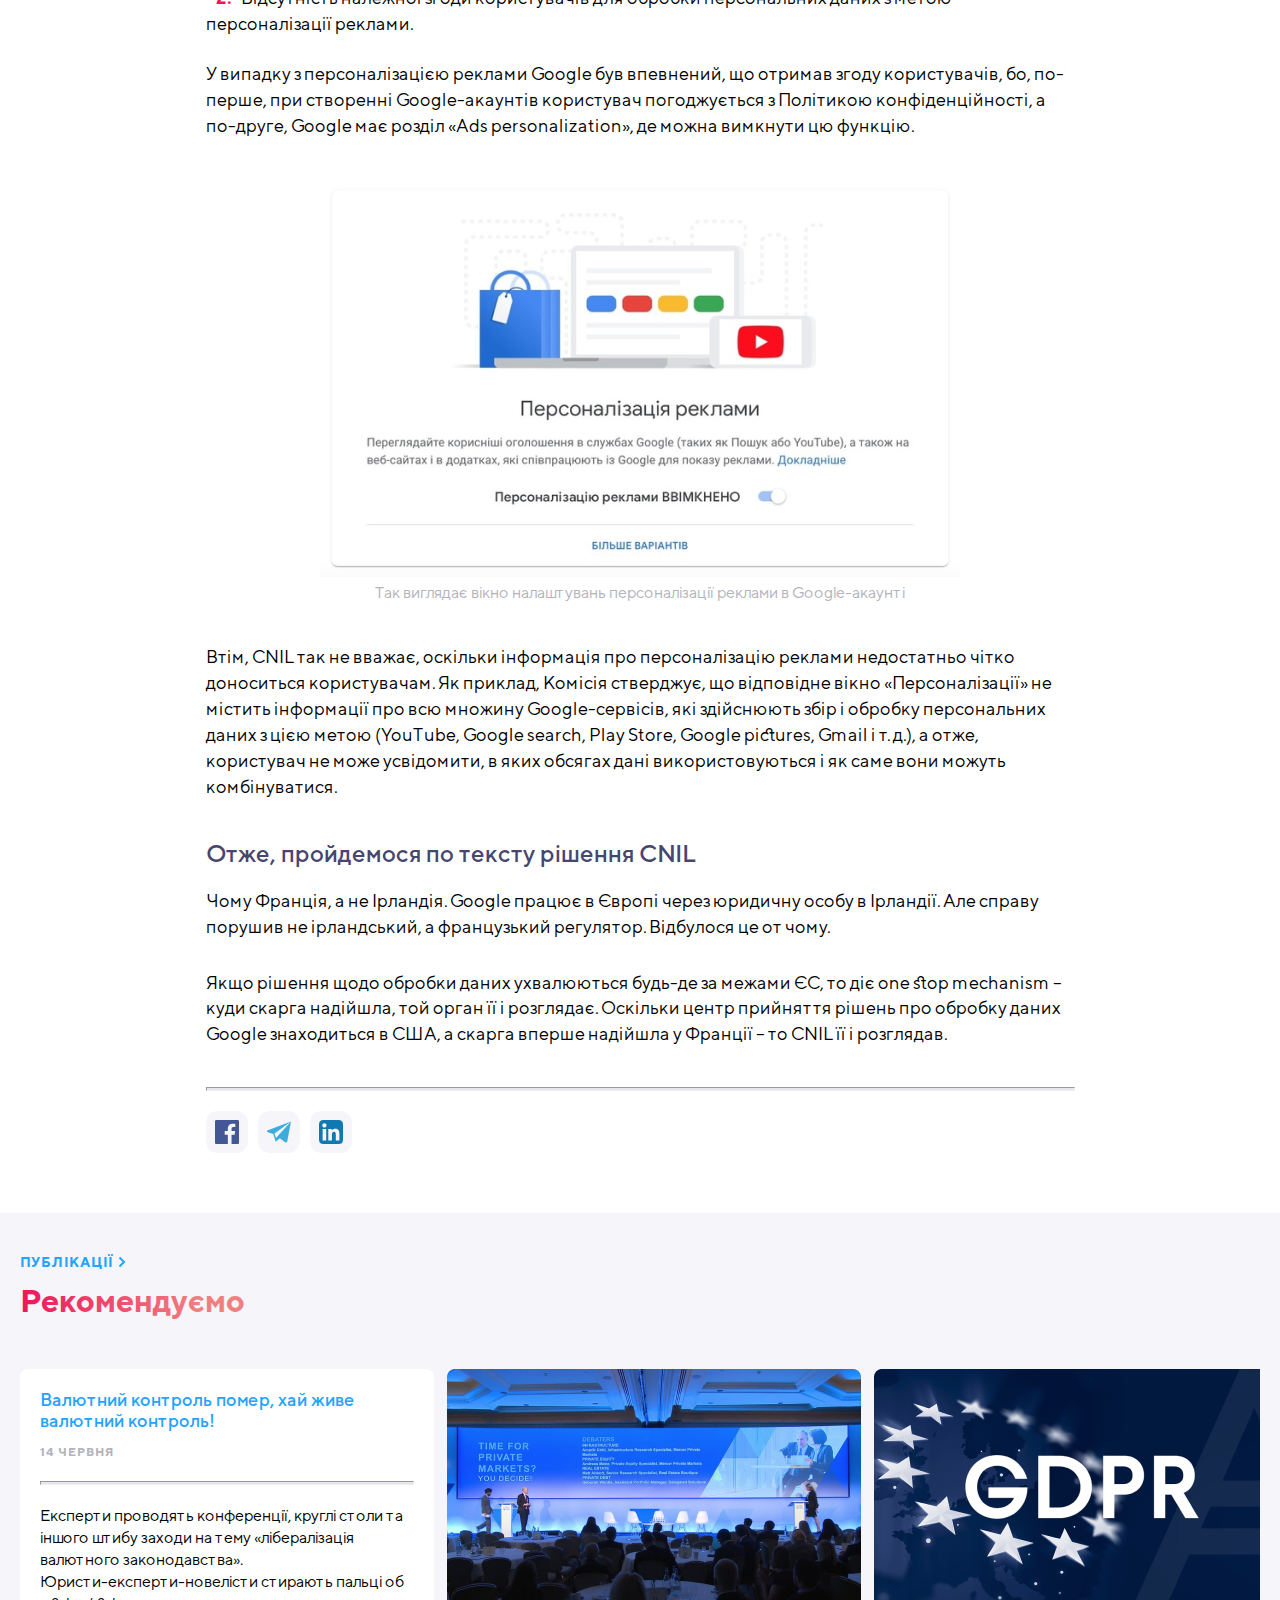
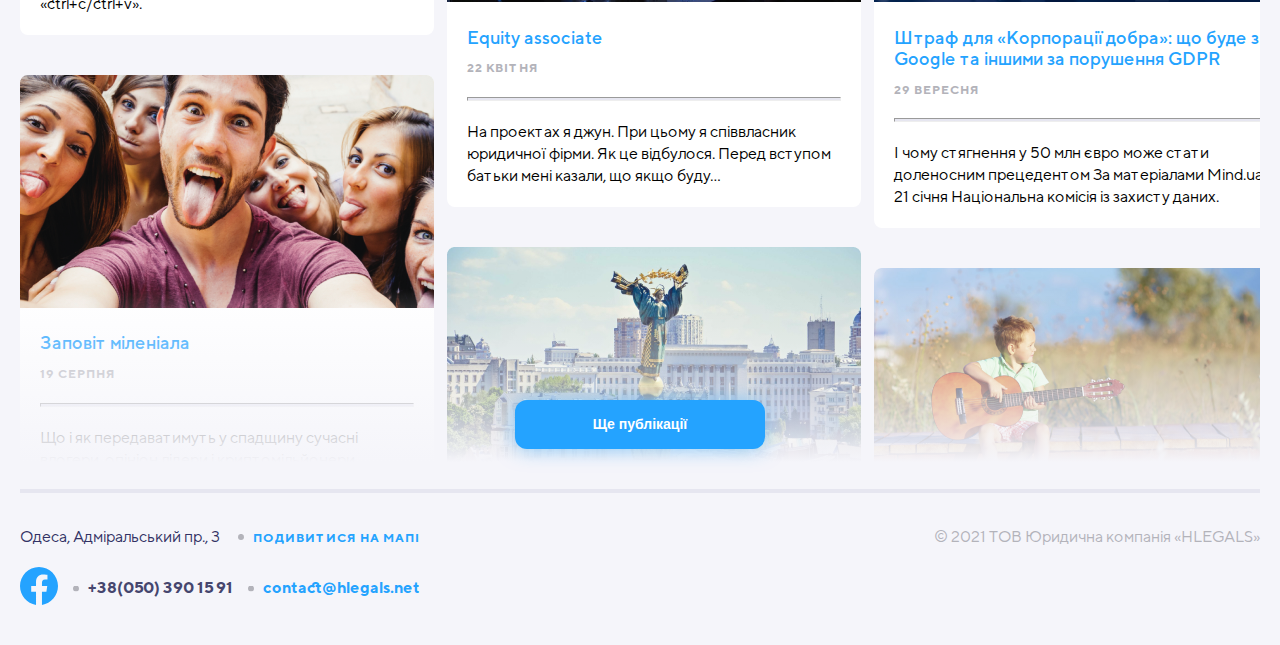
<file: pages/article.html>
<!DOCTYPE html>
<html lang="uk">
<head>
   <meta charset="UTF-8">
   <meta http-equiv="X-UA-Compatible" content="IE=edge">
   <meta name="viewport" content="width=device-width, initial-scale=1.0">
   <title>Hlegals | Штраф для «Корпорації добра»</title>
   <link rel="icon" type="image/png" sizes="32x32" href="../favicon.png">
   <link href="https://cdn.jsdelivr.net/npm/bootstrap@5.1.3/dist/css/bootstrap.min.css" rel="stylesheet" integrity="sha384-1BmE4kWBq78iYhFldvKuhfTAU6auU8tT94WrHftjDbrCEXSU1oBoqyl2QvZ6jIW3" crossorigin="anonymous">
   <link rel="stylesheet" href="../assets/styles/style.css">
</head>
<body>
   <header class="header">
      <div class="container header__line flex-sb-cntr">
         <div class="header__logo">
            <a href="../index.html">
               <img class="header__logo-img" src="../assets/img/publications_logo.svg" alt="hlegals logo">
            </a>
         </div>
         <div class="header__rightbar">
            <div class="header__rightbar-top flex-sb-cntr">
               <form class="header__form-lang">
                  <button class="header__form-lang-btn color-gray header__form-lang-btn--active" type="button" name="uk" id="uk">УК</button>
                  <button class="header__form-lang-btn color-gray" type="button" name="ru" id="ru">РУ</button>
                  <button class="header__form-lang-btn color-gray" type="button" name="en" id="en">EN</button>
               </form>
               <div class="header__contacts flex-sb-cntr">
                  <span class="header__contacts-item color-gray header__contacts-address">Одеса, Адміральський пр., 3</span>
                  <a class="header__contacts-item color-gray header__contacts-tel" href="tel:+380503901591">+38 (050) 390 15 91</a>
                  <a class="header__contacts-item header__contacts-fb" href="#" target="_blank">
                     <img class="header__contacts-fb-img" src="../assets/img/fb-gray.svg" alt="fb">
                  </a>
               </div>
            </div>
            <div class="navbar-expand-md">
               <button class="navbar-toggler" type="button" data-bs-toggle="collapse" data-bs-target="#test" aria-controls="test" aria-expanded="false" aria-label="Toggle navigation">
                  <span class="navbar-toggler-icon bg-img"></span>
               </button>
               <div class="collapse navbar-collapse" id="test">
                  <nav class="header__nav">
                     <a class="header__nav-link color-blue" href="./about.html">про нас</a>
                     <a class="header__nav-link color-blue" href="./services.html">послуги</a>
                     <a class="header__nav-link color-blue" href="./team.html">команда</a>
                     <a class="header__nav-link color-blue active" aria-current="page" href="./publications.html">публікації</a>
                     <a class="header__nav-link color-blue" href="./contact.html">контакти</a>
                  </nav>
               </div>
            </div>
         </div>
      </div>
   </header>
   <main>
      <article class="article">
         <div class="container-small">
            <img class="article__img img-fluid" src="../assets/img/publicate-3-big.png" alt="gdpr">
            <div class="article__wrap">
               <h3 class="article__title">Штраф для «Корпорації добра»: що буде з Google та іншими за порушення GDPR</h3>
               <time class="publication__list-item-date" datetime="09-29">29 вересня</time>
               <hr class="article__line">
               <div class="article__wrap-text">
                  <p class="article__text">21 січня Національна комісія із захисту даних Франції (СNIL) повідомила на своєму сайті, що наклала штраф на Google за порушення Загального регламенту ЄС про захист даних (GDPR). Півроку знадобилося країнам ЄС для того, аби зробити якісний левел-ап у розмірах штрафів за недотримання даного нормативу. До цього штрафували в основному на 20 000–30 000 євро, а найбільший штраф склав 400 000 євро і стосувався госпіталю в Португалії. Але цей прецедент цікавий не стільки сумою штрафу, скільки жорсткістю підходів регулятора. Чому саме, спеціально для Mind пояснює акціонерний партнер Axon Partners Денис Береговий.</p>
                  <p class="article__text">За що? Групові скарги на Google прилетіли до СNIL в той самий день, коли GDPR набрав чинності. Скаржники повідомляли про обробку Google персональних даних користувачів без належних підстав, зокрема, з метою створення персоналізованих рекламних пропозицій.</p>
               </div>
            </div>
            <p class="title">
               <svg class="article__title-svg">
                  <defs>
                     <linearGradient id="gradient-title" x1="0%" x2="80%" y1="0%" y2="0%" gradientUnits="userSpaceOnUse">
                        <stop stop-color="#F0145A" offset="0%"/>
                        <stop stop-color="#EF8080" offset="100%"/> 
                      </linearGradient>
                  </defs>
                  <text fill="url(#gradient-title)">
                     <tspan class="w-from-700" x="0" y="40">До уваги українських силовиків: перевірка</tspan>
                     <tspan class="w-540-700" x="0" y="40">До уваги українських силовиків:</tspan>
                     <tspan class="w-to-540" x="0" y="25">До уваги українських</tspan>

                     <tspan class="w-from-700" x="0" y="90">проводилася онлайн, без обшуків, без</tspan>
                     <tspan class="w-540-700" x="0" y="90">перевірка проводилася онлайн,</tspan>
                     <tspan class="w-to-540" x="0" y="63">силовиків: перевірка</tspan>

                     <tspan class="w-from-700" x="0" y="140">вилучення серверів чи іншого видимого для</tspan>
                     <tspan class="w-540-700" x="0" y="140">без обшуків, без вилучення</tspan>
                     <tspan class="w-to-540" x="0" y="101">проводилася онлайн,</tspan>

                     <tspan class="w-from-700" x="0" y="190">бізнесу втручання. І так можна було.</tspan>
                     <tspan class="w-540-700" x="0" y="190">серверів чи іншого видимого</tspan>
                     <tspan class="w-to-540" x="0" y="139">без обшуків, без</tspan>

                     <tspan class="w-540-700" x="0" y="240">для бізнесу втручання.</tspan>
                     <tspan class="w-to-540" x="0" y="177">вилучення серверів</tspan>

                     <tspan class="w-540-700" x="0" y="290">І так можна було.</tspan>
                     <tspan class="w-to-540" x="0" y="215">чи іншого видимого</tspan>

                     <tspan class="w-to-540" x="0" y="253">для бізнесу</tspan>
                     <tspan class="w-to-540" x="0" y="291">втручання. І так</tspan>
                     <tspan class="w-to-540" x="0" y="329">можна було.</tspan>
                  </text>
               </svg>
            </p>
            <div class="article__wrap">
               <h4 class="article__subtitle">За результатами перевірок СNIL виявили порушення двох вимог GDPR:</h4>
               <div class="article__wrap-ol">
                  <p class="article__text"><span class="article__text-ol">1.</span> Прозорість та поінформованість користувачів про обробку персональних даних.</p>
                  <p class="article__text"><span class="article__text-ol">2.</span>Відсутність належної згоди користувачів для обробки персональних даних з метою персоналізації реклами.</p>
               </div>
               <p class="article__text">У випадку з персоналізацією реклами Google був впевнений, що отримав згоду користувачів, бо, по-перше, при створенні Google-aкаунтів користувач погоджується з Політикою конфіденційності, а по-друге, Google має розділ «Ads personalization», де можна вимкнути цю функцію.</p>
            </div>
            <figure class="article__picture">
               <img class="img-fluid" src="../assets/img/pub-3-img.jpg" alt="персоналізація реклами">
               <figcaption class="article__picture-caption">Так виглядає вікно налаштувань персоналізації реклами в Google-акаунті</figcaption>
            </figure>
            <div class="article__wrap">
               <p class="article__text">Втім, CNIL так не вважає, оскільки інформація про персоналізацію реклами недостатньо чітко доноситься користувачам. Як приклад, Комісія стверджує, що відповідне вікно «Персоналізації» не містить інформації про всю множину Google-сервісів, які здійснюють збір і обробку персональних даних з цією метою (YouТube, Google search, Play Store, Google pictures, Gmail і т. д.), а отже, користувач не може усвідомити, в яких обсягах дані використовуються і як саме вони можуть комбінуватися.</p>
            </div>
            <div class="article__wrap-last">
               <h4 class="article__subtitle">Отже, пройдемося по тексту рішення СNIL</h4>
               <div class="article__wrap-text">
                  <p class="article__text">Чому Франція, а не Ірландія. Google працює в Європі через юридичну особу в Ірландії. Але справу порушив не ірландський, а французький регулятор. Відбулося це от чому.</p>
                  <p class="article__text">Якщо рішення щодо обробки даних ухвалюються будь-де за межами ЄС, то діє one stop mechanism – куди скарга надійшла, той орган її і розглядає. Оскільки центр прийняття рішень про обробку даних Google знаходиться в США, а скарга вперше надійшла у Франції – то CNIL її і розглядав.</p>
               </div>
               <hr class="article__line-down">
            </div>
            <div class="article__social">
                  <div class="article__social-box">
                     <a href="#">
                        <img class="article__social-icon" src="../assets/img/pub-fb.svg" alt="">
                     </a>
                  </div>
                  <div class="article__social-box">
                     <a href="#">
                        <img class="article__social-icon" src="../assets/img/pub-tlg.svg" alt="">
                     </a>
                  </div>
                  <div class="article__social-box">
                     <a href="#">
                        <img class="article__social-icon" src="../assets/img/pub-in.svg" alt="">
                     </a>
                  </div>
            </div>
         </div>
      </article>
      <section class="publication">
         <div class="container">
            <a class="publication__bradcrumbs bradcrumbs" href="./publications.html">Публікації</a>
            <h2 class="publication__title title">
               <svg class="publication__title-svg">
                  <defs>
                     <linearGradient id="pub-gradient" x1="0%" x2="60%" y1="0%" y2="0%" gradientUnits="userSpaceOnUse">
                        <stop stop-color="#F0145A" offset="0%"/>
                        <stop stop-color="#EF8080" offset="100%"/> 
                      </linearGradient>
                  </defs>
                  <text class="" x="0" y="40" fill="url(#pub-gradient)">Рекомендуємо</text>
               </svg>
            </h2>
            <div class="publication__list">
               <div class="publication__list-column">
                  <div class="publication__list-item">
                     <div class="publication__list-item-desc">
                        <a href="./article.html">
                           <h4 class="publication__list-item-title">Валютний контроль помер,  хай живе валютний контроль!</h4>
                        </a>
                        <time class="publication__list-item-date" datetime="06-14">14 червня</time>
                        <hr class="publication__list-item-line">
                        <p class="publication__list-item-text">Експерти проводять конференції, круглі столи та іншого штибу заходи на тему «лібералізація валютного законодавства».<br>
                        Юристи-експерти-новелісти стирають пальці об «ctrl+c/ctrl+v».</p>
                     </div>
                  </div>
                  <div class="publication__list-item">
                     <a href="./article.html"><img class="img-fluid" src="../assets/img/publicate-4.png" alt="заповіт міленіала"></a>
                     <div class="publication__list-item-desc">
                        <a href="./article.html">
                           <h4 class="publication__list-item-title">Заповіт міленіала</h4>
                        </a>
                        <time class="publication__list-item-date" datetime="08-19">19 серпня</time>
                        <hr class="publication__list-item-line">
                        <p class="publication__list-item-text">Що і як передаватимуть у спадщину сучасні влогери, опініон лідери і криптомільйонери Типовий спадок українського покоління Х виглядає так: квартира у…</p>
                     </div>
                  </div>
               </div>
               <div class="publication__list-column">
                  <div class="publication__list-item">
                     <a href="./article.html"><img class="img-fluid" src="../assets/img/publicate-2.png" alt="equity associate"></a>
                     <div class="publication__list-item-desc">
                        <a href="./article.html">
                           <h4 class="publication__list-item-title">Equity associate</h4>
                        </a>
                        <time class="publication__list-item-date" datetime="04-22">22 квітня</time>
                        <hr class="publication__list-item-line">
                        <p class="publication__list-item-text">На проектах я джун. При цьому я співвласник юридичної фірми. Як це відбулося. Перед вступом батьки мені казали, що якщо буду…</p>
                     </div>
                  </div>
                  <div class="publication__list-item">
                     <a href="./article.html"><img class="img-fluid" src="../assets/img/publicate-5.png" alt="закон про мову"></a>
                     <div class="publication__list-item-desc">
                        <a href="./article.html">
                           <h4 class="publication__list-item-title">Закон про мови: як зробити свій сайт відповідним</h4>
                        </a>
                        <time class="publication__list-item-date" datetime="08-19">19 серпня</time>
                        <hr class="publication__list-item-line">
                        <p class="publication__list-item-text">Наталія Кирик, керівник контент студії Wordfactory.ua По-перше, це красиво! Це аргумент номер один на користь україномовного сайту. По-друге, це ефективно. У…</p>
                     </div>
                  </div>
               </div>
               <div class="publication__list-column">
                  <div class="publication__list-item">
                     <a href="./article.html"><img class="img-fluid" src="../assets/img/publicate-3.png" alt="корпорації добра"></a>
                     <div class="publication__list-item-desc">
                        <a href="./article.html">
                           <h4 class="publication__list-item-title">Штраф для «Корпорації добра»: що буде з Google та іншими за порушення GDPR</h4>
                        </a>
                        <time class="publication__list-item-date" datetime="09-29">29 вересня</time>
                        <hr class="publication__list-item-line">
                        <p class="publication__list-item-text">І чому стягнення у 50 млн євро може стати доленосним прецедентом За матеріалами Mind.ua 21 січня Національна комісія із захисту даних.</p>
                     </div>
                  </div>
                  <div class="publication__list-item">
                     <a href="./article.html"><img class="img-fluid" src="../assets/img/publicate-6.png" alt="компенсація витрат"></a>
                     <div class="publication__list-item-desc">
                        <a href="./article.html">
                           <h4 class="publication__list-item-title">Компенсація витрат на навчання дитини в дитячому садку та школі</h4>
                        </a>
                        <time class="publication__list-item-date" datetime="02-05">05 лютого</time>
                        <hr class="publication__list-item-line">
                        <p class="publication__list-item-text">Про що йде мова В червні цього року Верховна Рада внесла зміни до Податкового кодексу України. Відтепер батьки, які отримують офіційну…</p>
                     </div>
                  </div>
               </div>
            </div>
         </div>
         <button type="button" class="publication__btn-more btn">Ще публікації</button>
         <div class="publication__blur"></div>
      </section>
   </main>
   <footer class="footer">
      <div class="container">
         <div class="footer__line">
            <div class="footer__contacts">
               <div class="footer__contacts-wrap flex-sb-cntr">
                  <span class="footer__contacts-address">Одеса, Адміральський пр., 3</span>
                  <a class="footer__contacts-item blue-bold-text" href="./pages/contact.html#contact__map">Подивитися на мапі</a>
               </div>
               <div class="footer__contacts-wrap flex-sb-cntr">
                  <a href="#" target="_blank">
                     <img src="../assets/img/fb-blue.svg" alt="fb">
                  </a>
                  <a class="footer__contacts-item footer__contacts-tel" href="tel:+380503901591">+38(050) 390 15 91</a>
                  <a class="footer__contacts-item footer__contacts-mail" href="mailto:contact@hlegalsnet">contact@hlegals.net</a>
               </div>
            </div>
            <div class="footer__copyright">
               <span class="footer__copyright-text">© 2021 ТОВ Юридична компанія «HLEGALS»</span>
            </div>
         </div>
      </div>
   </footer>
   <script src="https://cdn.jsdelivr.net/npm/@popperjs/core@2.10.2/dist/umd/popper.min.js"
    integrity="sha384-7+zCNj/IqJ95wo16oMtfsKbZ9ccEh31eOz1HGyDuCQ6wgnyJNSYdrPa03rtR1zdB"
    crossorigin="anonymous"></script>
   <script src="https://cdn.jsdelivr.net/npm/bootstrap@5.1.3/dist/js/bootstrap.min.js"
    integrity="sha384-QJHtvGhmr9XOIpI6YVutG+2QOK9T+ZnN4kzFN1RtK3zEFEIsxhlmWl5/YESvpZ13"
    crossorigin="anonymous"></script>
</body>
</html>
</file>
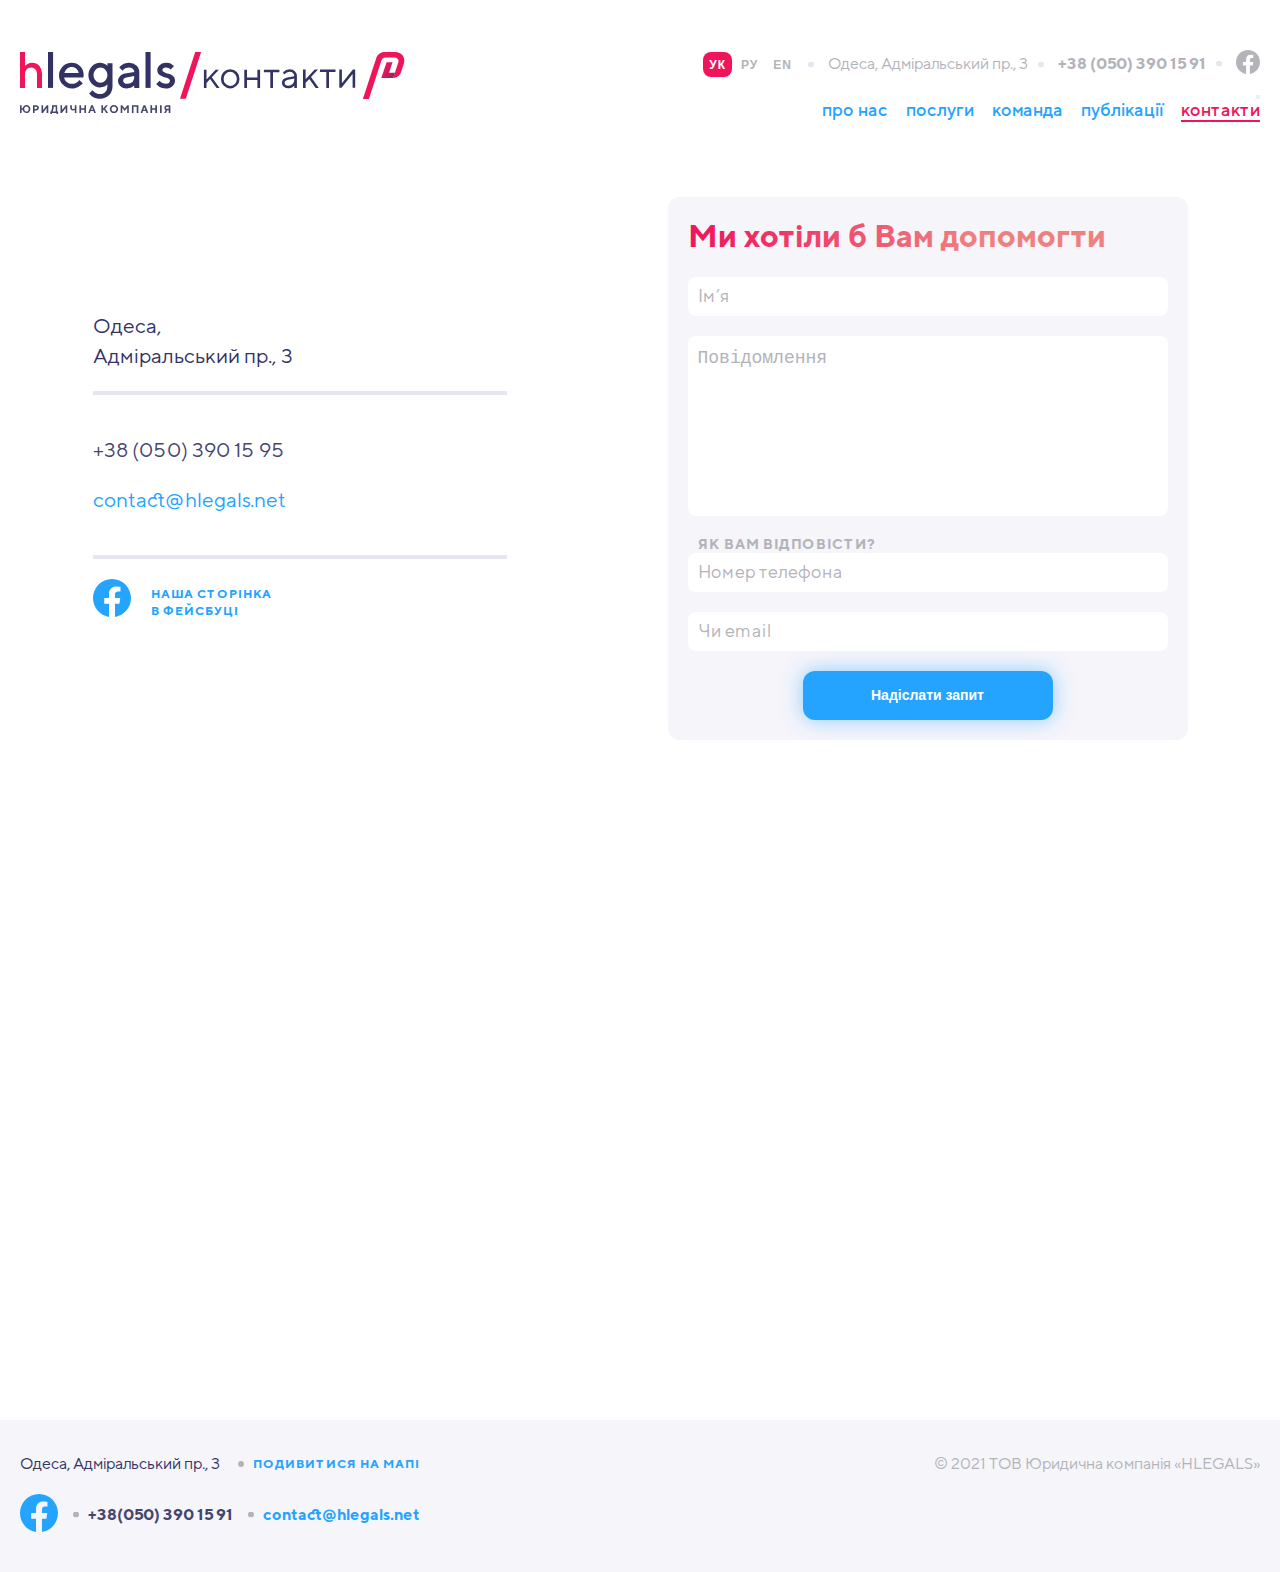
<file: pages/contact.html>
<!DOCTYPE html>
<html lang="uk">
<head>
   <meta charset="UTF-8">
   <meta http-equiv="X-UA-Compatible" content="IE=edge">
   <meta name="viewport" content="width=device-width, initial-scale=1.0">
   <title>Hlegals | Контакти</title>
   <link rel="icon" type="image/png" sizes="32x32" href="../favicon.png">
   <link href="https://cdn.jsdelivr.net/npm/bootstrap@5.1.3/dist/css/bootstrap.min.css" rel="stylesheet" integrity="sha384-1BmE4kWBq78iYhFldvKuhfTAU6auU8tT94WrHftjDbrCEXSU1oBoqyl2QvZ6jIW3" crossorigin="anonymous">
   <link rel="stylesheet" href="../assets/styles/style.css">
</head>
<body>
   <header class="header">
      <div class="container header__line flex-sb-cntr">
         <div class="header__logo">
            <a href="../index.html#team">
               <img class="header__logo-img" src="../assets/img/contact_logo.svg" alt="hlegals logo">
            </a>
         </div>
         <div class="header__rightbar">
            <div class="header__rightbar-top flex-sb-cntr">
               <form class="header__form-lang">
                  <button class="header__form-lang-btn color-gray header__form-lang-btn--active" type="button" name="uk" id="uk">УК</button>
                  <button class="header__form-lang-btn color-gray" type="button" name="ru" id="ru">РУ</button>
                  <button class="header__form-lang-btn color-gray" type="button" name="en" id="en">EN</button>
               </form>
               <div class="header__contacts flex-sb-cntr">
                  <span class="header__contacts-item color-gray header__contacts-address">Одеса, Адміральський пр., 3</span>
                  <a class="header__contacts-item color-gray header__contacts-tel" href="tel:+380503901591">+38 (050) 390 15 91</a>
                  <a class="header__contacts-item header__contacts-fb" href="#" target="_blank">
                     <img class="header__contacts-fb-img" src="../assets/img/fb-gray.svg" alt="fb">
                  </a>
               </div>
            </div>
            <div class="navbar-expand-md">
               <button class="navbar-toggler" type="button" data-bs-toggle="collapse" data-bs-target="#test" aria-controls="test" aria-expanded="false" aria-label="Toggle navigation">
                  <span class="navbar-toggler-icon bg-img"></span>
               </button>
               <div class="collapse navbar-collapse" id="test">
                  <nav class="header__nav">
                     <a class="header__nav-link color-blue" href="./about.html">про нас</a>
                     <a class="header__nav-link color-blue" href="./services.html">послуги</a>
                     <a class="header__nav-link color-blue" href="./team.html">команда</a>
                     <a class="header__nav-link color-blue" href="./publications.html">публікації</a>
                     <a class="header__nav-link color-blue active" aria-current="page" href="./contact.html">контакти</a>
                  </nav>
               </div>
            </div>
         </div>
      </div>
   </header>
   <main>
      <section class="contact">
         <div class="container-middle contact__line flex-sb-cntr">
            <div class="contact__list">
               <div class="contact__list-item">
                  <a class="contact__list-item-text" href="#contact__map">Одеса, <br>
                  Адміральський пр., 3</a>
               </div>
               <div class="contact__list-item contact__list-wrap-connect">
                  <a class="contact__list-item-phone" href="tel:+380503901595">+38 (050) 390 15 95</a>
                  <a class="contact__list-item-mail" href="mailto:contact@hlegals.net">contact@hlegals.net</a>
               </div>
               <div class="contact__list-item contact__list-wrap-fb">
                  <a href="" target="_blank"><img src="../assets/img/fb-blue.svg" alt="fb"></a>
                  <a class="blue-bold-text" href="" target="_blank">
                     Наша сторінка <br> в фейсбуці
                  </a>
               </div>
            </div>
            <div class="contact__form">
               <h2 class="contact__form-title">
                  <svg class="contact__form-title-svg">
                     <defs>
                        <linearGradient id="gradient-title" x1="0%" x2="60%" y1="0%" y2="0%" gradientUnits="userSpaceOnUse">
                           <stop stop-color="#F0145A" offset="0%"/>
                           <stop stop-color="#EF8080" offset="100%"/> 
                         </linearGradient>
                     </defs>
                     <text x="0" y="30" fill="url(#gradient-title)">Ми хотіли б Вам допомогти</text>
                  </svg>
               </h2>
               <form class="contact__form-list">
                  <input class="contact__form-list-item" type="text" id="contact-name" name="contact-name" minlength="3" placeholder="Iм’я" required>
                  <textarea class="contact__form-list-item contact__form-list-message" name="contact-message" id="contact-message" placeholder="Повідомлення" required></textarea>
                  <div class="contact__form-list-wrap">
                     <label class="contact__form-list-label" for="contact-phone">Як вам відповісти?</label>
                     <input class="contact__form-list-item" id="contact-phone" name="contact-phone" type="tel" placeholder="Номер телефона">
                  </div>
                  <input class="contact__form-list-item" type="email" name="contact-mail" id="contact-mail" placeholder="Чи email">
                  <button class="contact__form-list-btn btn" type="submit">Надіслати запит</button>
               </form>
            </div>
         </div>
         <!-- <div class="container-large"> -->
            <iframe id="contact__map" class="contact__map" src="https://www.google.com/maps/embed?pb=!1m18!1m12!1m3!1d2749.6384674723718!2d30.737941415957746!3d46.43604497912444!2m3!1f0!2f0!3f0!3m2!1i1024!2i768!4f13.1!3m3!1m2!1s0x40c63396894457b7%3A0x7f6c5236cbcb70c8!2z0JDQtNC80ZbRgNCw0LvRjNGB0YzQutC40Lkg0L_RgNC-0YHQv9C10LrRgiwgMywg0J7QtNC10YHQsCwg0J7QtNC10YHRjNC60LAg0L7QsdC70LDRgdGC0YwsIDY1MDAw!5e0!3m2!1suk!2sua!4v1650307696141!5m2!1suk!2sua" height="600" style="border:0;" allowfullscreen="" loading="lazy" referrerpolicy="no-referrer-when-downgrade"></iframe>
         <!-- </div> -->
      </section>
   </main>
   <footer class="footer">
      <div class="container">
         <div class="footer__line no-border">
            <div class="footer__contacts">
               <div class="footer__contacts-wrap flex-sb-cntr">
                  <span class="footer__contacts-address">Одеса, Адміральський пр., 3</span>
                  <a class="footer__contacts-item blue-bold-text" href="#contact__map">Подивитися на мапі</a>
               </div>
               <div class="footer__contacts-wrap flex-sb-cntr">
                  <a href="#" target="_blank">
                     <img src="../assets/img/fb-blue.svg" alt="fb">
                  </a>
                  <a class="footer__contacts-item footer__contacts-tel" href="tel:+380503901591">+38(050) 390 15 91</a>
                  <a class="footer__contacts-item footer__contacts-mail" href="mailto:contact@hlegalsnet">contact@hlegals.net</a>
               </div>
            </div>
            <div class="footer__copyright">
               <span class="footer__copyright-text">© 2021 ТОВ Юридична компанія «HLEGALS»</span>
            </div>
         </div>
      </div>
   </footer>
   <script src="https://cdn.jsdelivr.net/npm/@popperjs/core@2.10.2/dist/umd/popper.min.js"
    integrity="sha384-7+zCNj/IqJ95wo16oMtfsKbZ9ccEh31eOz1HGyDuCQ6wgnyJNSYdrPa03rtR1zdB"
    crossorigin="anonymous"></script>
   <script src="https://cdn.jsdelivr.net/npm/bootstrap@5.1.3/dist/js/bootstrap.min.js"
    integrity="sha384-QJHtvGhmr9XOIpI6YVutG+2QOK9T+ZnN4kzFN1RtK3zEFEIsxhlmWl5/YESvpZ13"
    crossorigin="anonymous"></script>
</body>
</html>
</file>
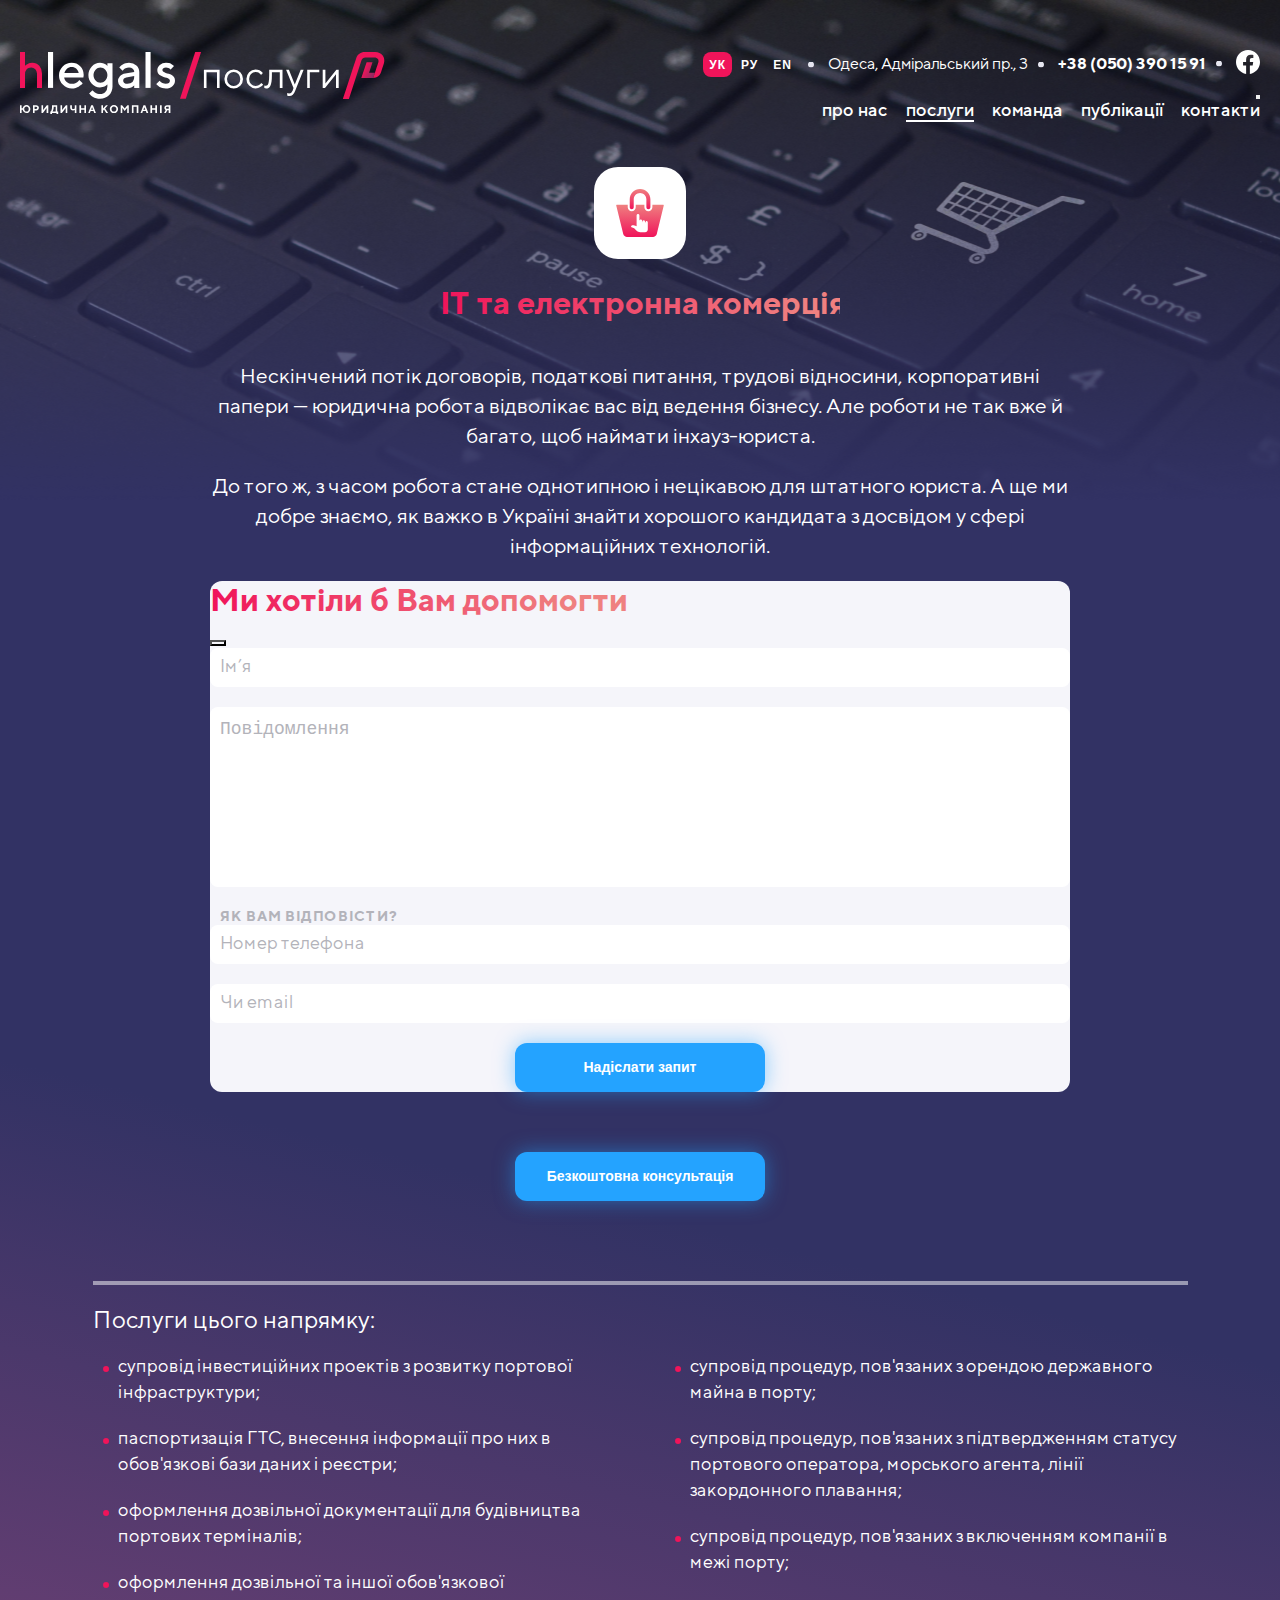
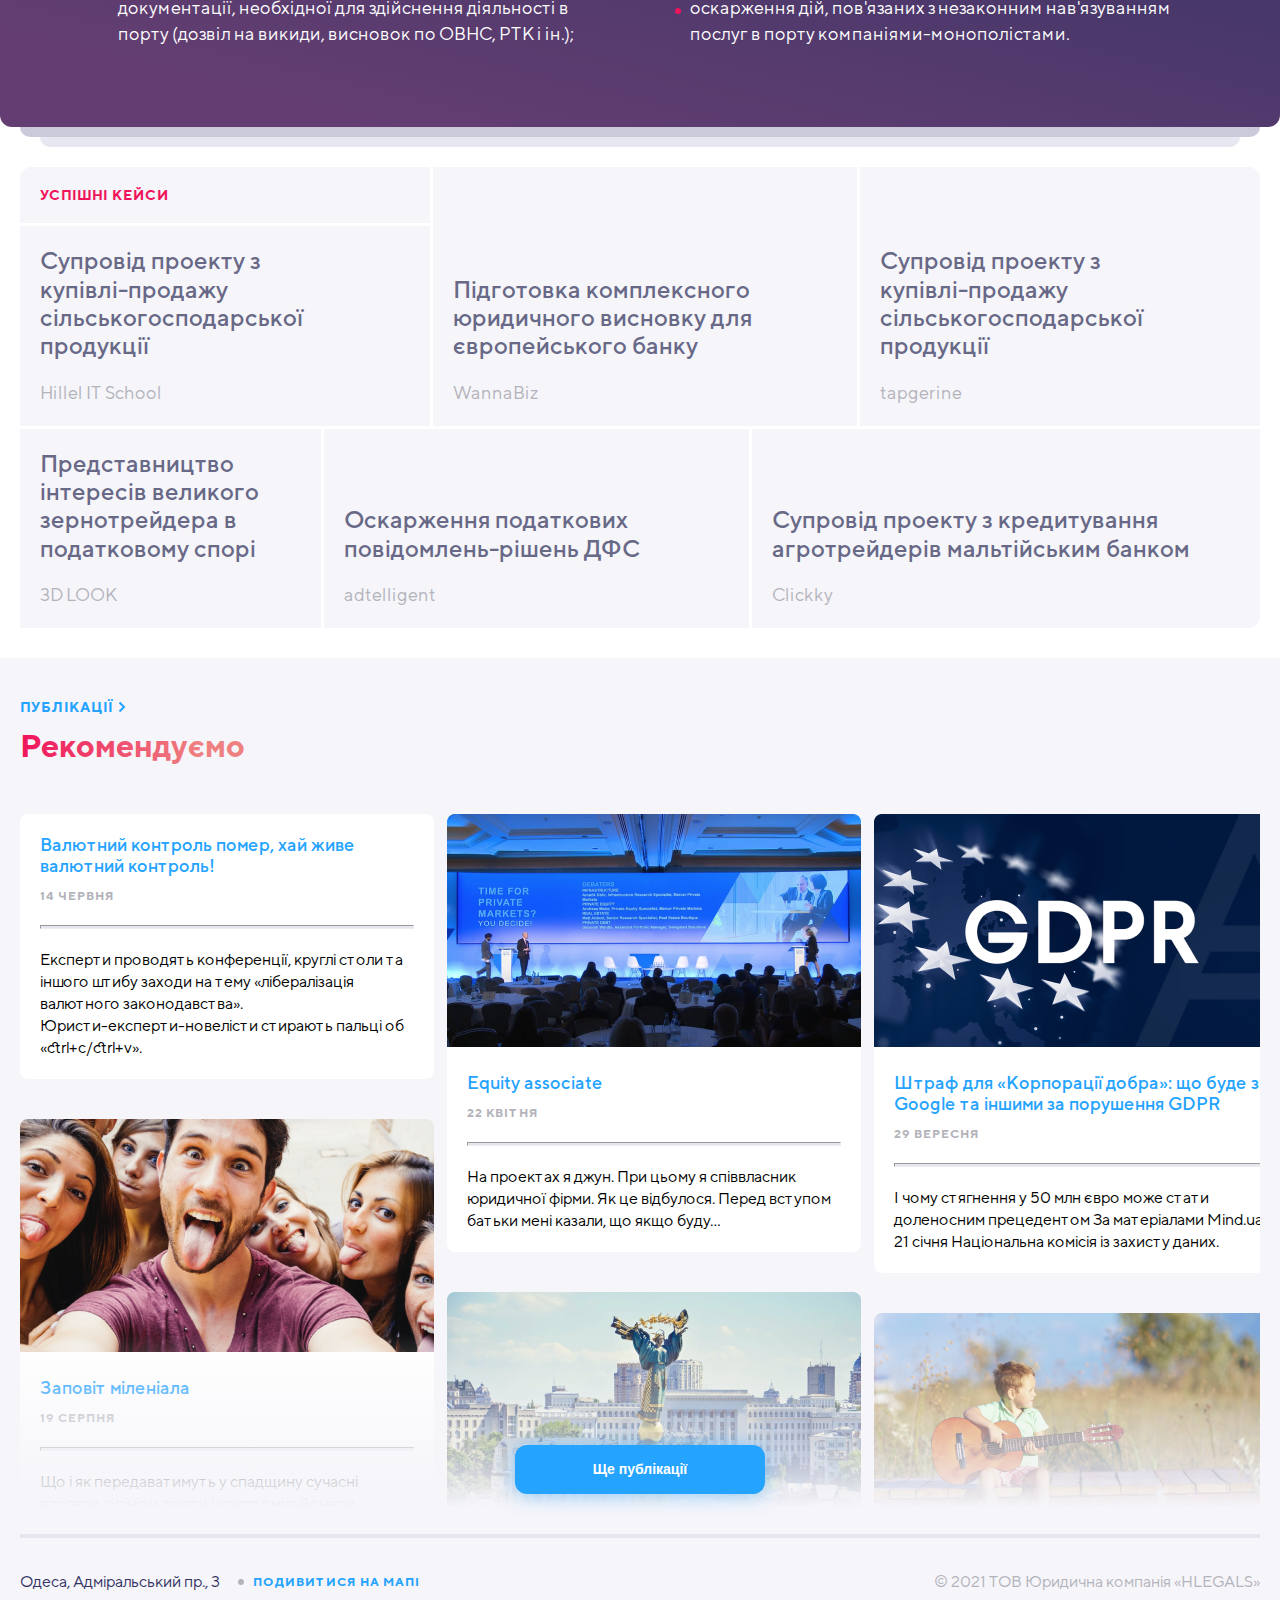
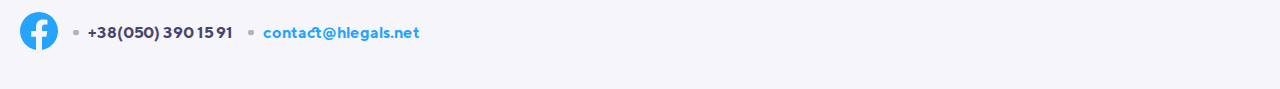
<file: pages/it-service.html>
<!DOCTYPE html>
<html lang="uk">
<head>
   <meta charset="UTF-8">
   <meta http-equiv="X-UA-Compatible" content="IE=edge">
   <meta name="viewport" content="width=device-width, initial-scale=1.0">
   <title>Hlegals | IT та електронна комерція</title>
   <link rel="icon" type="image/png" sizes="32x32" href="../favicon.png">
   <link href="https://cdn.jsdelivr.net/npm/bootstrap@5.1.3/dist/css/bootstrap.min.css" rel="stylesheet" integrity="sha384-1BmE4kWBq78iYhFldvKuhfTAU6auU8tT94WrHftjDbrCEXSU1oBoqyl2QvZ6jIW3" crossorigin="anonymous">
   <link rel="stylesheet" href="../assets/styles/style.css">
</head>
<body>
   <header class="header">
      <div class="container header__line flex-sb-cntr">
         <div class="header__logo">
            <a href="../index.html">
               <img class="header__logo-img" src="../assets/img/service_logo.svg" alt="hlegals logo">
            </a>
         </div>
         <div class="header__rightbar">
            <div class="header__rightbar-top flex-sb-cntr">
               <form class="header__form-lang">
                  <button class="header__form-lang-btn color-white header__form-lang-btn--active" type="button" name="uk" id="uk">УК</button>
                  <button class="header__form-lang-btn color-white" type="button" name="ru" id="ru">РУ</button>
                  <button class="header__form-lang-btn color-white" type="button" name="en" id="en">EN</button>
               </form>
               <div class="header__contacts flex-sb-cntr">
                  <span class="header__contacts-item color-white header__contacts-address">Одеса, Адміральський пр., 3</span>
                  <a class="header__contacts-item color-white header__contacts-tel" href="tel:+380503901591">+38 (050) 390 15 91</a>
                  <a class="header__contacts-item header__contacts-fb" href="#">
                     <img class="header__contacts-fb-img" src="../assets/img/fb.svg" alt="fb">
                  </a>
               </div>
            </div>
            <div class="navbar-expand-md">
               <button class="navbar-toggler" type="button" data-bs-toggle="collapse" data-bs-target="#test" aria-controls="test" aria-expanded="false" aria-label="Toggle navigation">
                  <span class="navbar-toggler-icon"></span>
               </button>
               <div class="collapse navbar-collapse" id="test">
                  <nav class="header__nav">
                     <a class="header__nav-link color-white" href="./about.html">про нас</a>
                     <a class="header__nav-link color-white active" aria-current="page" href="./services.html">послуги</a>
                     <a class="header__nav-link color-white" href="./team.html">команда</a>
                     <a class="header__nav-link color-white" href="./publications.html">публікації</a>
                     <a class="header__nav-link color-white" href="./contact.html">контакти</a>
                  </nav>
               </div>
            </div>
         </div>
      </div>
   </header>
   <main>
      <section class="service-page">
         <div class="service-page__container">
            <img src="../assets/img/serv-1.svg" alt="it service logo">
            <h2 class="title">
               <svg class="service-page__title-svg">
                  <defs>
                     <linearGradient id="gradient-title" x1="0%" x2="90%" y1="0%" y2="0%" gradientUnits="userSpaceOnUse">
                        <stop stop-color="#F0145A" offset="0%"/>
                        <stop stop-color="#EF8080" offset="100%"/> 
                      </linearGradient>
                  </defs>
                  <text fill="url(#gradient-title)">
                     <tspan class="w-from-500" x="0" y="30">IT та електронна комерція</tspan>

                     <tspan class="w-to-500" x="0" y="30">IT та електронна</tspan>
                     <tspan class="w-to-500" x="0" y="65">комерція</tspan>
                  </text>
               </svg>
            </h2>
            <p class="service-page__text desc-text">Нескінчений потік договорів, податкові питання, трудові відносини, корпоративні папери — юридична робота відволікає вас від ведення бізнесу. Але роботи не так вже й багато, щоб наймати інхауз-юриста.</p> 
            <p class="service-page__text desc-text">До того ж, з часом робота стане однотипною і нецікавою для штатного юриста. А ще ми добре знаємо, як важко в Україні знайти хорошого кандидата з досвідом у сфері інформаційних технологій.</p>
            

            <div class="modal fade" id="Modal" tabindex="-1" aria-labelledby="ModalLabel" aria-hidden="true">
               <div class="modal-dialog modal-dialog-centered">
                 <div class="modal-content">
                   <div class="modal-header">
                     <h2 class="contact__form-title modal-title" id="ModalLabel">
                        <svg class="contact__form-title-svg">
                           <text x="0" y="30" fill="url(#gradient-title)">Ми хотіли б Вам допомогти</text>
                        </svg>
                     </h2>
                     <button type="button" class="btn-close" data-bs-dismiss="modal" aria-label="Close"></button>
                   </div>
                   <div class="modal-body">
                     <form class="contact__form-list">
                        <input class="contact__form-list-item" type="text" id="contact-name" name="contact-name" minlength="3" placeholder="Iм’я" required>
                        <textarea class="contact__form-list-item contact__form-list-message" name="contact-message" id="contact-message" placeholder="Повідомлення" required></textarea>
                        <div class="contact__form-list-wrap">
                           <label class="contact__form-list-label" for="contact-phone">Як вам відповісти?</label>
                           <input class="contact__form-list-item" id="contact-phone" name="contact-phone" type="tel" placeholder="Номер телефона">
                        </div>
                        <input class="contact__form-list-item" type="email" name="contact-mail" id="contact-mail" placeholder="Чи email">
                        <button class="contact__form-list-btn btn" type="submit">Надіслати запит</button>
                     </form>
                   </div>
                 </div>
               </div>
            </div>
            <button class="service-page__btn btn" type="button" data-bs-toggle="modal" data-bs-target="#Modal">Безкоштовна консультація</button>
         </div>
         <div class="container-middle">
            <div class="service-page__description">
               <h4 class="service-page__description-title">Послуги цього напрямку:</h4>
               <div class="service-page__description-list">
                  <div class="service-page__description-list-col">
                     <p class="service-page__description-list-item">супровід інвестиційних проектів з розвитку портової інфраструктури;</p>
                     <p class="service-page__description-list-item">паспортизація ГТС, внесення інформації про них в обов'язкові бази даних і реєстри;</p>
                     <p class="service-page__description-list-item">оформлення дозвільної документації для будівництва портових терміналів;</p>
                     <p class="service-page__description-list-item">оформлення дозвільної та іншої обов'язкової документації, необхідної для здійснення діяльності в порту (дозвіл на викиди, висновок по ОВНС, РТК і ін.);</p>
                  </div>
                  <div class="service-page__description-list-col">
                     <p class="service-page__description-list-item">супровід процедур, пов'язаних з орендою державного майна в порту;</p>
                     <p class="service-page__description-list-item">супровід процедур, пов'язаних з підтвердженням статусу портового оператора, морського агента, лінії закордонного плавання;</p>
                     <p class="service-page__description-list-item">супровід процедур, пов'язаних з включенням компанії в межі порту;</p>
                     <p class="service-page__description-list-item">оскарження дій, пов'язаних з незаконним нав'язуванням послуг в порту компаніями-монополістами.</p>
                  </div>
               </div>
            </div>
         </div>
         <div class="exp-and-serv__bg-up"></div>
         <div class="exp-and-serv__bg-down"></div>
      </section>
      <section class="cases">
         <div class="container cases__line">
            <h5 class="cases__subtitle">Успішні кейси</h5>
            <div class="cases__item cases__wannabiz">
               <h3 class="cases__title">Підготовка комплексного юридичного висновку для європейського банку</h3>
               <a class="cases__client" href="" target="_blank">WannaBiz</a>
            </div>
            <div class="cases__item cases__tapgerine">
               <h3 class="cases__title">Супровід проекту з <span class="nowrap">купівлі-продажу</span> сільськогосподарської продукції</h3>
               <a class="cases__client" href="" target="_blank">tapgerine</a>
            </div>
            <div class="cases__item cases__hillel">
               <h3 class="cases__title">Супровід проекту з <span class="nowrap">купівлі-продажу</span> сільськогосподарської продукції</h3>
               <a class="cases__client" href="" target="_blank">Hillel IT School</a>
            </div>
            <div class="cases__item cases__3dlook">
               <h3 class="cases__title">Представництво інтересів великого зернотрейдера в податковому спорі</h3>
               <a class="cases__client" href="" target="_blank">3D LOOK</a>
            </div>
            <div class="cases__item cases__adtelligent">
               <h3 class="cases__title">Оскарження податкових <span class="nowrap">повідомлень-рішень</span> ДФС</h3>
               <a class="cases__client" href="" target="_blank">adtelligent</a>
            </div>
            <div class="cases__item cases__clikky">
               <h3 class="cases__title">Супровід проекту з кредитування агротрейдерів мальтійським банком</h3>
               <a class="cases__client" href="" target="_blank">Clickky</a>
            </div>
         </div>
      </section>
      <section class="publication">
         <div class="container">
            <a class="publication__bradcrumbs bradcrumbs" href="./publications.html">Публікації</a>
            <h2 class="publication__title title">
               <svg class="publication__title-svg">
                  <defs>
                     <linearGradient id="pub-gradient" x1="0%" x2="60%" y1="0%" y2="0%" gradientUnits="userSpaceOnUse">
                        <stop stop-color="#F0145A" offset="0%"/>
                        <stop stop-color="#EF8080" offset="100%"/> 
                      </linearGradient>
                  </defs>
                  <text class="" x="0" y="40" fill="url(#pub-gradient)">Рекомендуємо</text>
               </svg>
            </h2>
            <div class="publication__list">
               <div class="publication__list-column">
                  <div class="publication__list-item">
                     <div class="publication__list-item-desc">
                        <a href="">
                           <h4 class="publication__list-item-title">Валютний контроль помер,  хай живе валютний контроль!</h4>
                        </a>
                        <time class="publication__list-item-date" datetime="06-14">14 червня</time>
                        <hr class="publication__list-item-line">
                        <p class="publication__list-item-text">Експерти проводять конференції, круглі столи та іншого штибу заходи на тему «лібералізація валютного законодавства».<br>
                        Юристи-експерти-новелісти стирають пальці об «ctrl+c/ctrl+v».</p>
                     </div>
                  </div>
                  <div class="publication__list-item">
                     <img class="img-fluid" src="../assets/img/publicate-4.png" alt="заповіт міленіала">
                     <div class="publication__list-item-desc">
                        <a href="">
                           <h4 class="publication__list-item-title">Заповіт міленіала</h4>
                        </a>
                        <time class="publication__list-item-date" datetime="08-19">19 серпня</time>
                        <hr class="publication__list-item-line">
                        <p class="publication__list-item-text">Що і як передаватимуть у спадщину сучасні влогери, опініон лідери і криптомільйонери Типовий спадок українського покоління Х виглядає так: квартира у…</p>
                     </div>
                  </div>
               </div>
               <div class="publication__list-column">
                  <div class="publication__list-item">
                     <img class="img-fluid" src="../assets/img/publicate-2.png" alt="equity associate">
                     <div class="publication__list-item-desc">
                        <a href="">
                           <h4 class="publication__list-item-title">Equity associate</h4>
                        </a>
                        <time class="publication__list-item-date" datetime="04-22">22 квітня</time>
                        <hr class="publication__list-item-line">
                        <p class="publication__list-item-text">На проектах я джун. При цьому я співвласник юридичної фірми. Як це відбулося. Перед вступом батьки мені казали, що якщо буду…</p>
                     </div>
                  </div>
                  <div class="publication__list-item">
                     <img class="img-fluid" src="../assets/img/publicate-5.png" alt="закон про мову">
                     <div class="publication__list-item-desc">
                        <a href="">
                           <h4 class="publication__list-item-title">Закон про мови: як зробити свій сайт відповідним</h4>
                        </a>
                        <time class="publication__list-item-date" datetime="08-19">19 серпня</time>
                        <hr class="publication__list-item-line">
                        <p class="publication__list-item-text">Наталія Кирик, керівник контент студії Wordfactory.ua По-перше, це красиво! Це аргумент номер один на користь україномовного сайту. По-друге, це ефективно. У…</p>
                     </div>
                  </div>
               </div>
               <div class="publication__list-column">
                  <div class="publication__list-item">
                     <img class="img-fluid" src="../assets/img/publicate-3.png" alt="корпорації добра">
                     <div class="publication__list-item-desc">
                        <a href="">
                           <h4 class="publication__list-item-title">Штраф для «Корпорації добра»: що буде з Google та іншими за порушення GDPR</h4>
                        </a>
                        <time class="publication__list-item-date" datetime="09-29">29 вересня</time>
                        <hr class="publication__list-item-line">
                        <p class="publication__list-item-text">І чому стягнення у 50 млн євро може стати доленосним прецедентом За матеріалами Mind.ua 21 січня Національна комісія із захисту даних.</p>
                     </div>
                  </div>
                  <div class="publication__list-item">
                     <img class="img-fluid" src="../assets/img/publicate-6.png" alt="компенсація витрат">
                     <div class="publication__list-item-desc">
                        <a href="">
                           <h4 class="publication__list-item-title">Компенсація витрат на навчання дитини в дитячому садку та школі</h4>
                        </a>
                        <time class="publication__list-item-date" datetime="02-05">05 лютого</time>
                        <hr class="publication__list-item-line">
                        <p class="publication__list-item-text">Про що йде мова В червні цього року Верховна Рада внесла зміни до Податкового кодексу України. Відтепер батьки, які отримують офіційну…</p>
                     </div>
                  </div>
               </div>
            </div>
         </div>
         <button type="button" class="publication__btn-more btn">Ще публікації</button>
         <div class="publication__blur"></div>
      </section>
   </main>
   <footer class="footer">
      <div class="container">
         <div class="footer__line">
            <div class="footer__contacts">
               <div class="footer__contacts-wrap flex-sb-cntr">
                  <span class="footer__contacts-address">Одеса, Адміральський пр., 3</span>
                  <a class="footer__contacts-item blue-bold-text" href="./pages/contact.html#contact__map">Подивитися на мапі</a>
               </div>
               <div class="footer__contacts-wrap flex-sb-cntr">
                  <a href="#" target="_blank">
                     <img src="../assets/img/fb-blue.svg" alt="fb">
                  </a>
                  <a class="footer__contacts-item footer__contacts-tel" href="tel:+380503901591">+38(050) 390 15 91</a>
                  <a class="footer__contacts-item footer__contacts-mail" href="mailto:contact@hlegalsnet">contact@hlegals.net</a>
               </div>
            </div>
            <div class="footer__copyright">
               <span class="footer__copyright-text">© 2021 ТОВ Юридична компанія «HLEGALS»</span>
            </div>
         </div>
      </div>
   </footer>
   <script src="https://cdn.jsdelivr.net/npm/@popperjs/core@2.10.2/dist/umd/popper.min.js"
    integrity="sha384-7+zCNj/IqJ95wo16oMtfsKbZ9ccEh31eOz1HGyDuCQ6wgnyJNSYdrPa03rtR1zdB"
    crossorigin="anonymous"></script>
   <script src="https://cdn.jsdelivr.net/npm/bootstrap@5.1.3/dist/js/bootstrap.min.js"
    integrity="sha384-QJHtvGhmr9XOIpI6YVutG+2QOK9T+ZnN4kzFN1RtK3zEFEIsxhlmWl5/YESvpZ13"
    crossorigin="anonymous"></script>
</body>
</html>
</file>
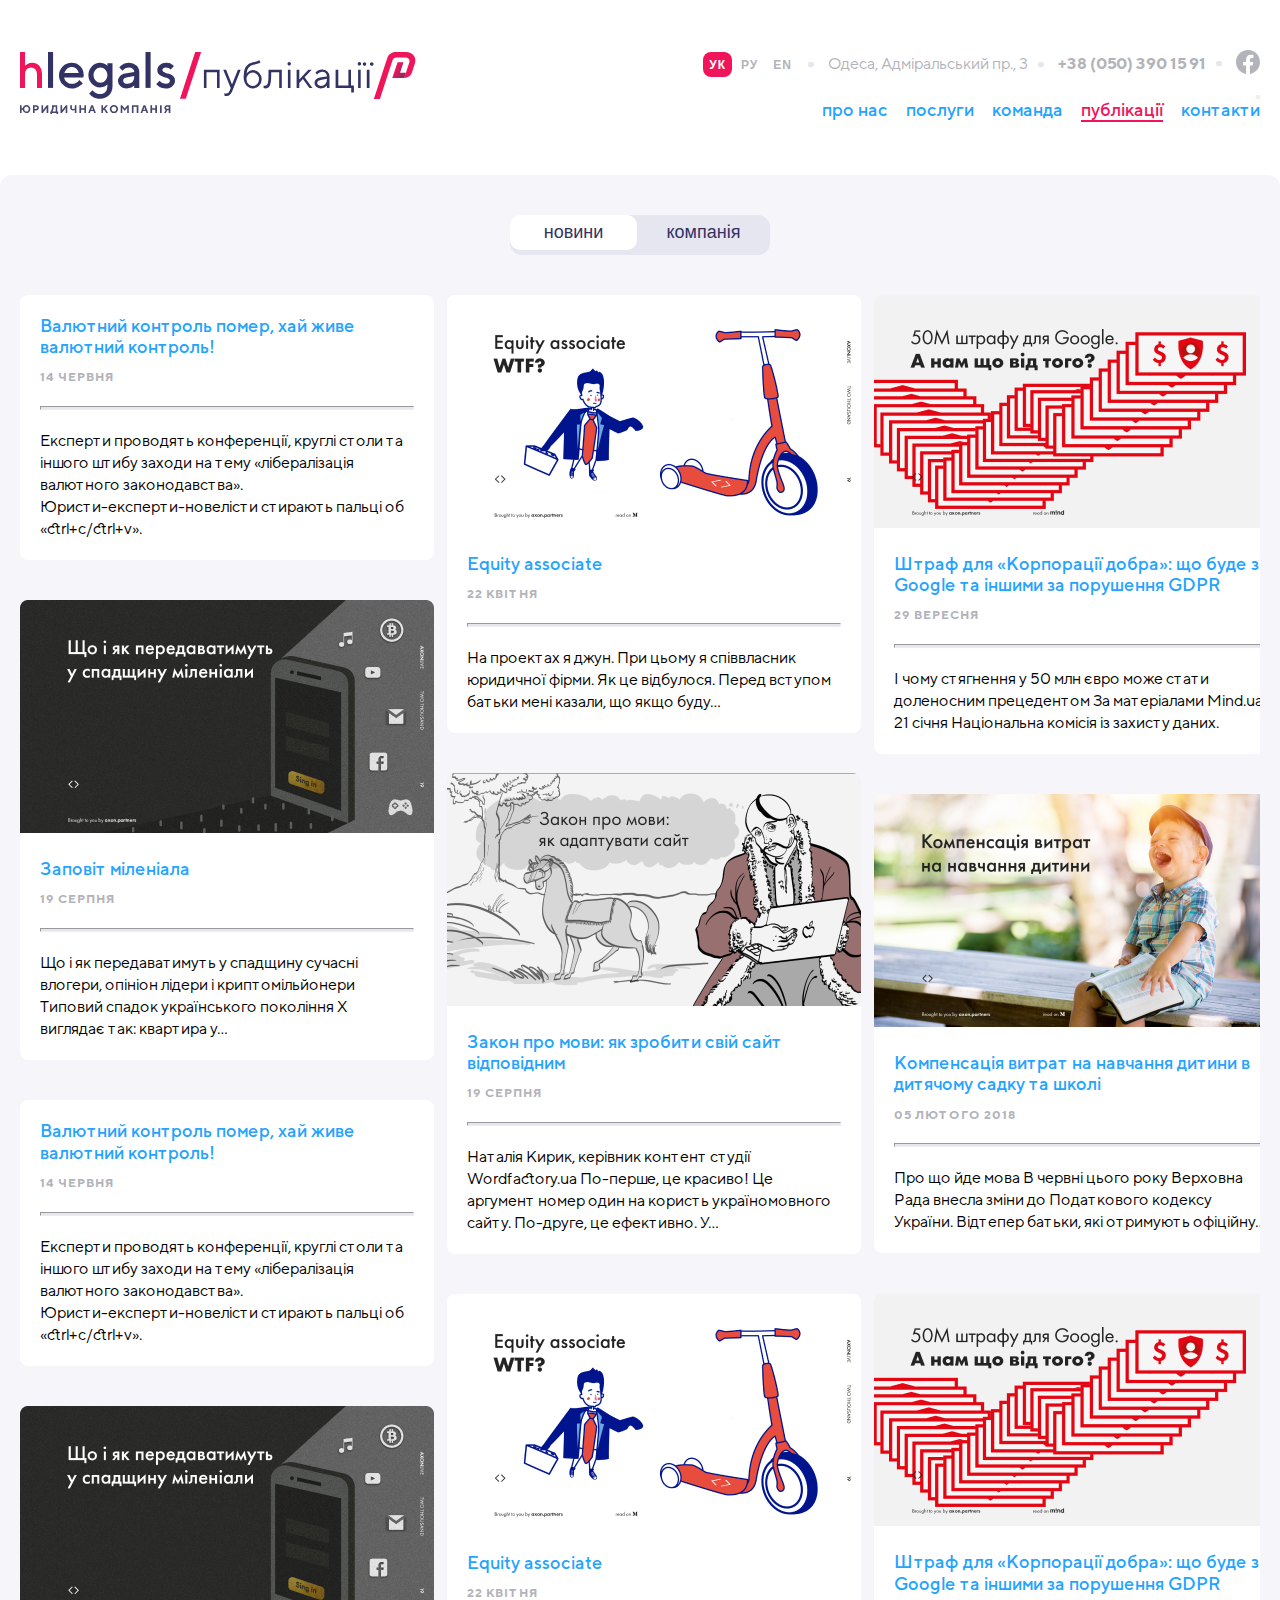
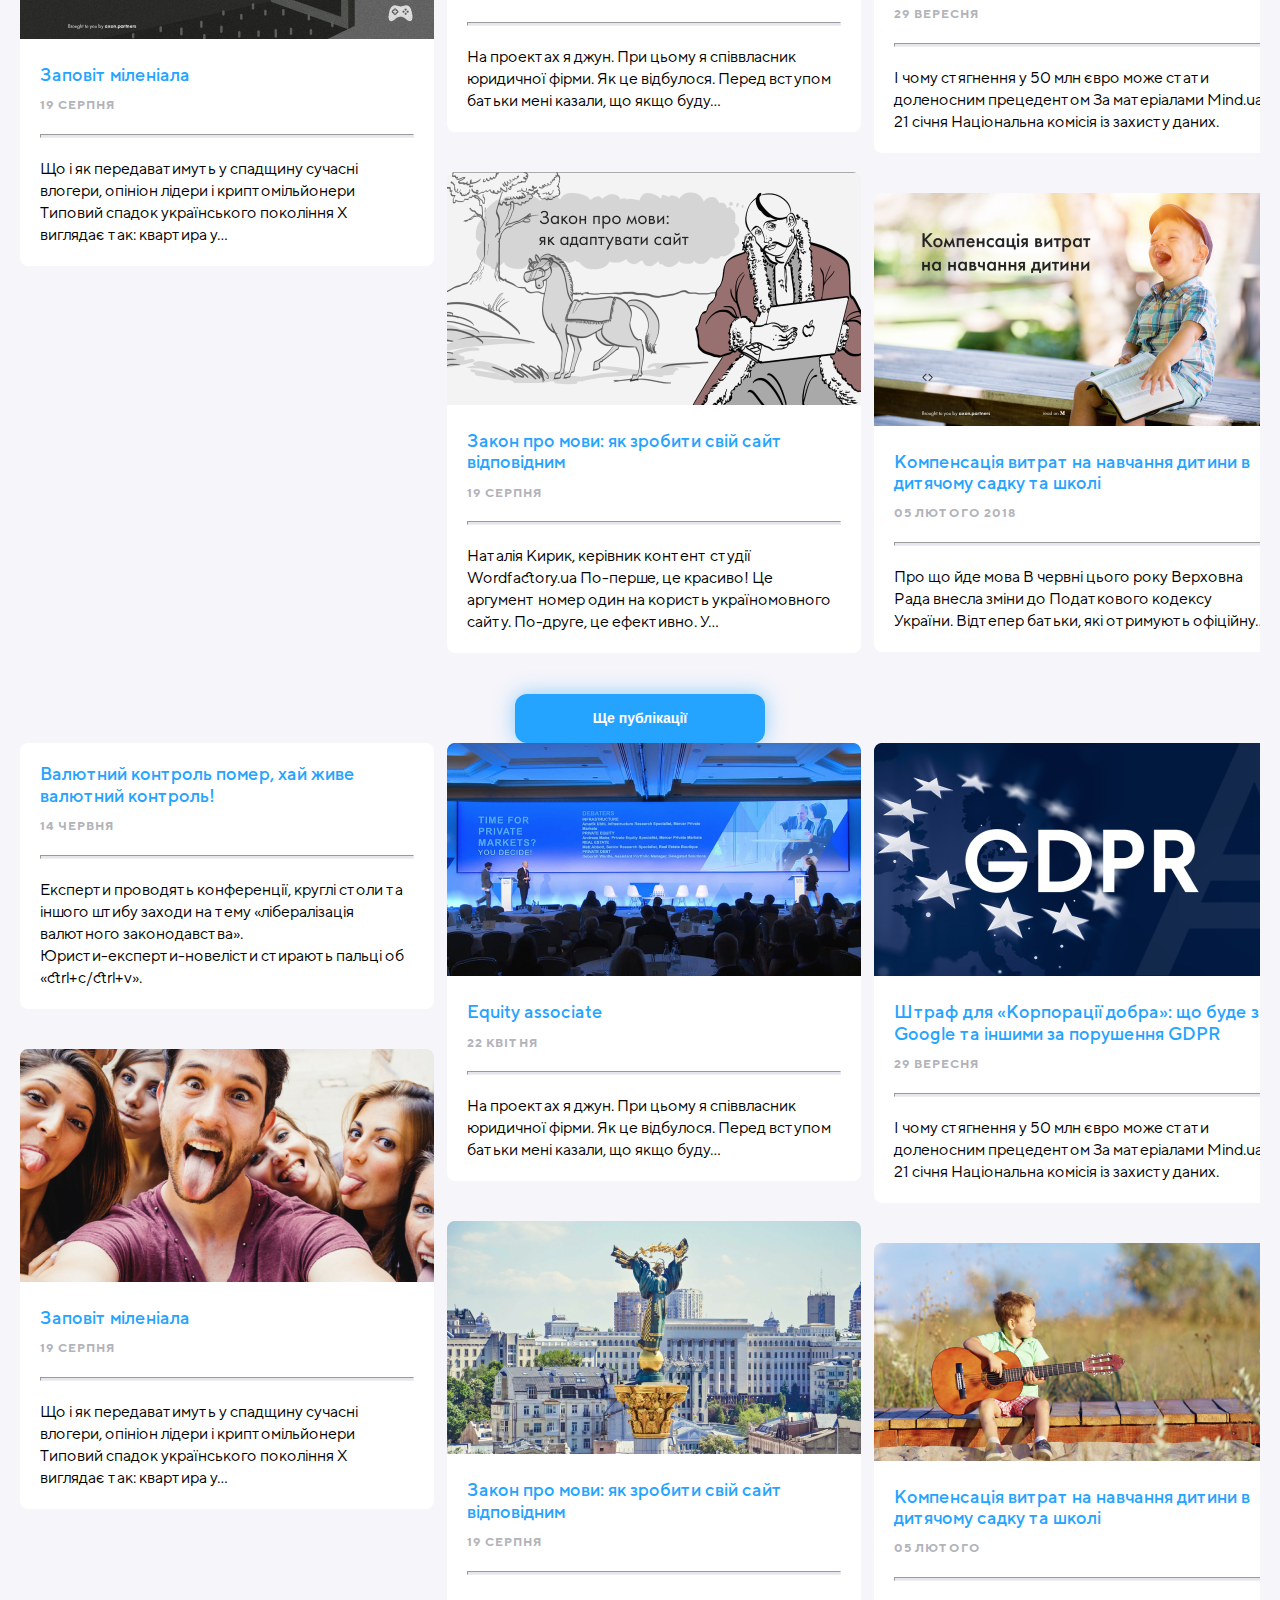
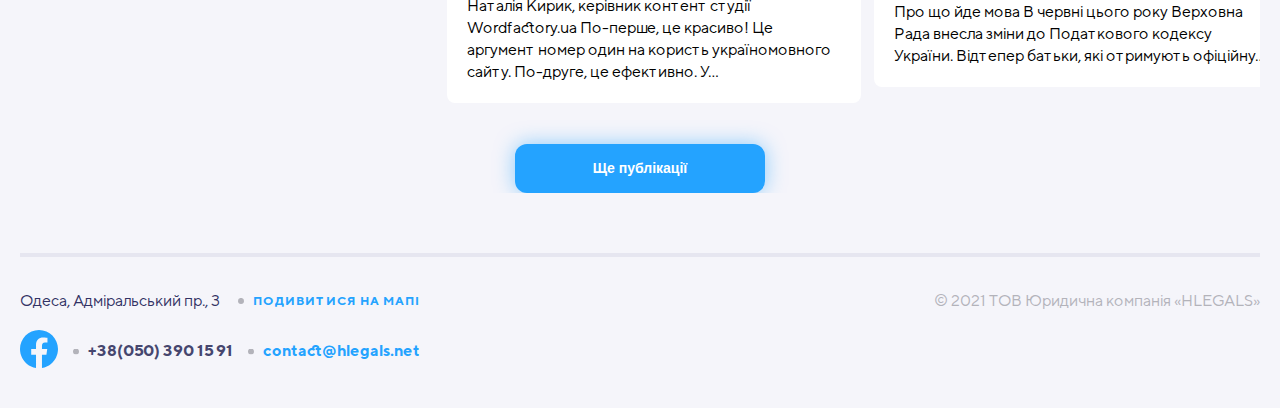
<file: pages/publications.html>
<!DOCTYPE html>
<html lang="uk">
<head>
   <meta charset="UTF-8">
   <meta http-equiv="X-UA-Compatible" content="IE=edge">
   <meta name="viewport" content="width=device-width, initial-scale=1.0">
   <title>Hlegals | Публікації</title>
   <link rel="icon" type="image/png" sizes="32x32" href="../favicon.png">
   <link href="https://cdn.jsdelivr.net/npm/bootstrap@5.1.3/dist/css/bootstrap.min.css" rel="stylesheet" integrity="sha384-1BmE4kWBq78iYhFldvKuhfTAU6auU8tT94WrHftjDbrCEXSU1oBoqyl2QvZ6jIW3" crossorigin="anonymous">
   <link rel="stylesheet" href="../assets/styles/style.css">
</head>
<body>
   <header class="header">
      <div class="container header__line flex-sb-cntr">
         <div class="header__logo">
            <a href="../index.html">
               <img class="header__logo-img" src="../assets/img/publications_logo.svg" alt="hlegals logo">
            </a>
         </div>
         <div class="header__rightbar">
            <div class="header__rightbar-top flex-sb-cntr">
               <form class="header__form-lang">
                  <button class="header__form-lang-btn color-gray header__form-lang-btn--active" type="button" name="uk" id="uk">УК</button>
                  <button class="header__form-lang-btn color-gray" type="button" name="ru" id="ru">РУ</button>
                  <button class="header__form-lang-btn color-gray" type="button" name="en" id="en">EN</button>
               </form>
               <div class="header__contacts flex-sb-cntr">
                  <span class="header__contacts-item color-gray header__contacts-address">Одеса, Адміральський пр., 3</span>
                  <a class="header__contacts-item color-gray header__contacts-tel" href="tel:+380503901591">+38 (050) 390 15 91</a>
                  <a class="header__contacts-item header__contacts-fb" href="#" target="_blank">
                     <img class="header__contacts-fb-img" src="../assets/img/fb-gray.svg" alt="fb">
                  </a>
               </div>
            </div>
            <div class="navbar-expand-md">
               <button class="navbar-toggler" type="button" data-bs-toggle="collapse" data-bs-target="#test" aria-controls="test" aria-expanded="false" aria-label="Toggle navigation">
                  <span class="navbar-toggler-icon bg-img"></span>
               </button>
               <div class="collapse navbar-collapse" id="test">
                  <nav class="header__nav">
                     <a class="header__nav-link color-blue" href="./about.html">про нас</a>
                     <a class="header__nav-link color-blue" href="./services.html">послуги</a>
                     <a class="header__nav-link color-blue" href="./team.html">команда</a>
                     <a class="header__nav-link color-blue active" aria-current="page" href="./publications.html">публікації</a>
                     <a class="header__nav-link color-blue" href="./contact.html">контакти</a>
                  </nav>
               </div>
            </div>
         </div>
      </div>
   </header>
   <main>
      <section class="publications">
         <div class="publications__wrap">
            <div class="container">
               <div class="nav" id="pills-tab" role="tablist">
                  <button class="publications__nav-link nav-link active" id="pills-home-tab" data-bs-toggle="pill" data-bs-target="#pills-home" type="button" role="tab" aria-controls="pills-home" aria-selected="true">новини</button>
                  <button class="publications__nav-link nav-link" id="pills-profile-tab" data-bs-toggle="pill" data-bs-target="#pills-profile" type="button" role="tab" aria-controls="pills-profile" aria-selected="false">компанія</button>
               </div>
               <div class="tab-content" id="pills-tabContent">
                  <div class="tab-pane fade show active" id="pills-home" role="tabpanel" aria-labelledby="pills-home-tab">

                     <div class="publication__list">
                        <div class="publication__list-column">
                           <div class="publication__list-item">
                              <div class="publication__list-item-desc">
                                 <a href="./article.html">
                                    <h4 class="publication__list-item-title">Валютний контроль помер,  хай живе валютний контроль!</h4>
                                 </a>
                                 <time class="publication__list-item-date" datetime="06-14">14 червня</time>
                                 <hr class="publication__list-item-line">
                                 <p class="publication__list-item-text">Експерти проводять конференції, круглі столи та іншого штибу заходи на тему «лібералізація валютного законодавства».<br>
                                 Юристи-експерти-новелісти стирають пальці об «ctrl+c/ctrl+v».</p>
                              </div>
                           </div>
                           <div class="publication__list-item">
                              <a href="./article.html"><img class="img-fluid" src="../assets/img/news-publ-4.png" alt="заповіт міленіала"></a>
                              <div class="publication__list-item-desc">
                                 <a href="./article.html">
                                    <h4 class="publication__list-item-title">Заповіт міленіала</h4>
                                 </a>
                                 <time class="publication__list-item-date" datetime="08-19">19 серпня</time>
                                 <hr class="publication__list-item-line">
                                 <p class="publication__list-item-text">Що і як передаватимуть у спадщину сучасні влогери, опініон лідери і криптомільйонери Типовий спадок українського покоління Х виглядає так: квартира у…</p>
                              </div>
                           </div>
                           <div class="publication__list-item">
                              <div class="publication__list-item-desc">
                                 <a href="./article.html">
                                    <h4 class="publication__list-item-title">Валютний контроль помер,  хай живе валютний контроль!</h4>
                                 </a>
                                 <time class="publication__list-item-date" datetime="06-14">14 червня</time>
                                 <hr class="publication__list-item-line">
                                 <p class="publication__list-item-text">Експерти проводять конференції, круглі столи та іншого штибу заходи на тему «лібералізація валютного законодавства».<br>
                                 Юристи-експерти-новелісти стирають пальці об «ctrl+c/ctrl+v».</p>
                              </div>
                           </div>
                           <div class="publication__list-item">
                              <a href="./article.html"><img class="img-fluid" src="../assets/img/news-publ-4.png" alt="заповіт міленіала"></a>
                              <div class="publication__list-item-desc">
                                 <a href="./article.html">
                                    <h4 class="publication__list-item-title">Заповіт міленіала</h4>
                                 </a>
                                 <time class="publication__list-item-date" datetime="08-19">19 серпня</time>
                                 <hr class="publication__list-item-line">
                                 <p class="publication__list-item-text">Що і як передаватимуть у спадщину сучасні влогери, опініон лідери і криптомільйонери Типовий спадок українського покоління Х виглядає так: квартира у…</p>
                              </div>
                           </div>
                        </div>
                        <div class="publication__list-column">
                           <div class="publication__list-item">
                              <a href="./article.html"><img class="img-fluid" src="../assets/img/news-publ-2.png" alt="equity associate"></a>
                              <div class="publication__list-item-desc">
                                 <a href="./article.html">
                                    <h4 class="publication__list-item-title">Equity associate</h4>
                                 </a>
                                 <time class="publication__list-item-date" datetime="04-22">22 квітня</time>
                                 <hr class="publication__list-item-line">
                                 <p class="publication__list-item-text">На проектах я джун. При цьому я співвласник юридичної фірми. Як це відбулося. Перед вступом батьки мені казали, що якщо буду…</p>
                              </div>
                           </div>
                           <div class="publication__list-item">
                              <a href="./article.html"><img class="img-fluid" src="../assets/img/news-publ-5.png" alt="закон про мову"></a>
                              <div class="publication__list-item-desc">
                                 <a href="./article.html">
                                    <h4 class="publication__list-item-title">Закон про мови: як зробити свій сайт відповідним</h4>
                                 </a>
                                 <time class="publication__list-item-date" datetime="08-19">19 серпня</time>
                                 <hr class="publication__list-item-line">
                                 <p class="publication__list-item-text">Наталія Кирик, керівник контент студії Wordfactory.ua По-перше, це красиво! Це аргумент номер один на користь україномовного сайту. По-друге, це ефективно. У…</p>
                              </div>
                           </div>
                           <div class="publication__list-item">
                              <a href="./article.html"><img class="img-fluid" src="../assets/img/news-publ-2.png" alt="equity associate"></a>
                              <div class="publication__list-item-desc">
                                 <a href="./article.html">
                                    <h4 class="publication__list-item-title">Equity associate</h4>
                                 </a>
                                 <time class="publication__list-item-date" datetime="04-22">22 квітня</time>
                                 <hr class="publication__list-item-line">
                                 <p class="publication__list-item-text">На проектах я джун. При цьому я співвласник юридичної фірми. Як це відбулося. Перед вступом батьки мені казали, що якщо буду…</p>
                              </div>
                           </div>
                           <div class="publication__list-item">
                              <a href="./article.html"><img class="img-fluid" src="../assets/img/news-publ-5.png" alt="закон про мову"></a>
                              <div class="publication__list-item-desc">
                                 <a href="./article.html">
                                    <h4 class="publication__list-item-title">Закон про мови: як зробити свій сайт відповідним</h4>
                                 </a>
                                 <time class="publication__list-item-date" datetime="08-19">19 серпня</time>
                                 <hr class="publication__list-item-line">
                                 <p class="publication__list-item-text">Наталія Кирик, керівник контент студії Wordfactory.ua По-перше, це красиво! Це аргумент номер один на користь україномовного сайту. По-друге, це ефективно. У…</p>
                              </div>
                           </div>
                        </div>
                        <div class="publication__list-column">
                           <div class="publication__list-item">
                              <a href="./article.html"><img class="img-fluid" src="../assets/img/news-publ-3.png" alt="корпорації добра"></a>
                              <div class="publication__list-item-desc">
                                 <a href="./article.html">
                                    <h4 class="publication__list-item-title">Штраф для «Корпорації добра»: що буде з Google та іншими за порушення GDPR</h4>
                                 </a>
                                 <time class="publication__list-item-date" datetime="09-29">29 вересня</time>
                                 <hr class="publication__list-item-line">
                                 <p class="publication__list-item-text">І чому стягнення у 50 млн євро може стати доленосним прецедентом За матеріалами Mind.ua 21 січня Національна комісія із захисту даних.</p>
                              </div>
                           </div>
                           <div class="publication__list-item">
                              <a href="./article.html"><img class="img-fluid" src="../assets/img/news-publ-6.png" alt="компенсація витрат"></a>
                              <div class="publication__list-item-desc">
                                 <a href="./article.html">
                                    <h4 class="publication__list-item-title">Компенсація витрат на навчання дитини в дитячому садку та школі</h4>
                                 </a>
                                 <time class="publication__list-item-date" datetime="2018-02-05">05 лютого 2018</time>
                                 <hr class="publication__list-item-line">
                                 <p class="publication__list-item-text">Про що йде мова В червні цього року Верховна Рада внесла зміни до Податкового кодексу України. Відтепер батьки, які отримують офіційну…</p>
                              </div>
                           </div>
                           <div class="publication__list-item">
                              <a href="./article.html"><img class="img-fluid" src="../assets/img/news-publ-3.png" alt="корпорації добра"></a>
                              <div class="publication__list-item-desc">
                                 <a href="./article.html">
                                    <h4 class="publication__list-item-title">Штраф для «Корпорації добра»: що буде з Google та іншими за порушення GDPR</h4>
                                 </a>
                                 <time class="publication__list-item-date" datetime="09-29">29 вересня</time>
                                 <hr class="publication__list-item-line">
                                 <p class="publication__list-item-text">І чому стягнення у 50 млн євро може стати доленосним прецедентом За матеріалами Mind.ua 21 січня Національна комісія із захисту даних.</p>
                              </div>
                           </div>
                           <div class="publication__list-item">
                              <a href="./article.html"><img class="img-fluid" src="../assets/img/news-publ-6.png" alt="компенсація витрат"></a>
                              <div class="publication__list-item-desc">
                                 <a href="./article.html">
                                    <h4 class="publication__list-item-title">Компенсація витрат на навчання дитини в дитячому садку та школі</h4>
                                 </a>
                                 <time class="publication__list-item-date" datetime="2018-02-05">05 лютого 2018</time>
                                 <hr class="publication__list-item-line">
                                 <p class="publication__list-item-text">Про що йде мова В червні цього року Верховна Рада внесла зміни до Податкового кодексу України. Відтепер батьки, які отримують офіційну…</p>
                              </div>
                           </div>
                        </div>
                        <button type="button" class="publication__btn-more btn">Ще публікації</button>
                     </div>
                  </div>
                  
                  <div class="tab-pane fade" id="pills-profile" role="tabpanel" aria-labelledby="pills-profile-tab">
                     <div class="publication__list">
                        <div class="publication__list-column">
                           <div class="publication__list-item">
                              <div class="publication__list-item-desc">
                                 <a href="./article.html">
                                    <h4 class="publication__list-item-title">Валютний контроль помер,  хай живе валютний контроль!</h4>
                                 </a>
                                 <time class="publication__list-item-date" datetime="06-14">14 червня</time>
                                 <hr class="publication__list-item-line">
                                 <p class="publication__list-item-text">Експерти проводять конференції, круглі столи та іншого штибу заходи на тему «лібералізація валютного законодавства».<br>
                                 Юристи-експерти-новелісти стирають пальці об «ctrl+c/ctrl+v».</p>
                              </div>
                           </div>
                           <div class="publication__list-item">
                              <a href="./article.html"><img class="img-fluid" src="../assets/img/publicate-4.png" alt="заповіт міленіала"></a>
                              <div class="publication__list-item-desc">
                                 <a href="./article.html">
                                    <h4 class="publication__list-item-title">Заповіт міленіала</h4>
                                 </a>
                                 <time class="publication__list-item-date" datetime="08-19">19 серпня</time>
                                 <hr class="publication__list-item-line">
                                 <p class="publication__list-item-text">Що і як передаватимуть у спадщину сучасні влогери, опініон лідери і криптомільйонери Типовий спадок українського покоління Х виглядає так: квартира у…</p>
                              </div>
                           </div>
                        </div>
                        <div class="publication__list-column">
                           <div class="publication__list-item">
                              <a href="./article.html"><img class="img-fluid" src="../assets/img/publicate-2.png" alt="equity associate"></a>
                              <div class="publication__list-item-desc">
                                 <a href="./article.html">
                                    <h4 class="publication__list-item-title">Equity associate</h4>
                                 </a>
                                 <time class="publication__list-item-date" datetime="04-22">22 квітня</time>
                                 <hr class="publication__list-item-line">
                                 <p class="publication__list-item-text">На проектах я джун. При цьому я співвласник юридичної фірми. Як це відбулося. Перед вступом батьки мені казали, що якщо буду…</p>
                              </div>
                           </div>
                           <div class="publication__list-item">
                              <a href="./article.html"><img class="img-fluid" src="../assets/img/publicate-5.png" alt="закон про мову"></a>
                              <div class="publication__list-item-desc">
                                 <a href="./article.html">
                                    <h4 class="publication__list-item-title">Закон про мови: як зробити свій сайт відповідним</h4>
                                 </a>
                                 <time class="publication__list-item-date" datetime="08-19">19 серпня</time>
                                 <hr class="publication__list-item-line">
                                 <p class="publication__list-item-text">Наталія Кирик, керівник контент студії Wordfactory.ua По-перше, це красиво! Це аргумент номер один на користь україномовного сайту. По-друге, це ефективно. У…</p>
                              </div>
                           </div>
                        </div>
                        <div class="publication__list-column">
                           <div class="publication__list-item">
                              <a href="./article.html"><img class="img-fluid" src="../assets/img/publicate-3.png" alt="корпорації добра"></a>
                              <div class="publication__list-item-desc">
                                 <a href="./article.html">
                                    <h4 class="publication__list-item-title">Штраф для «Корпорації добра»: що буде з Google та іншими за порушення GDPR</h4>
                                 </a>
                                 <time class="publication__list-item-date" datetime="09-29">29 вересня</time>
                                 <hr class="publication__list-item-line">
                                 <p class="publication__list-item-text">І чому стягнення у 50 млн євро може стати доленосним прецедентом За матеріалами Mind.ua 21 січня Національна комісія із захисту даних.</p>
                              </div>
                           </div>
                           <div class="publication__list-item">
                              <a href="./article.html"><img class="img-fluid" src="../assets/img/publicate-6.png" alt="компенсація витрат"></a>
                              <div class="publication__list-item-desc">
                                 <a href="./article.html">
                                    <h4 class="publication__list-item-title">Компенсація витрат на навчання дитини в дитячому садку та школі</h4>
                                 </a>
                                 <time class="publication__list-item-date" datetime="02-05">05 лютого</time>
                                 <hr class="publication__list-item-line">
                                 <p class="publication__list-item-text">Про що йде мова В червні цього року Верховна Рада внесла зміни до Податкового кодексу України. Відтепер батьки, які отримують офіційну…</p>
                              </div>
                           </div>
                        </div>
                        <button type="button" class="publication__btn-more btn">Ще публікації</button>
                     </div>
                  </div>
               </div>
            </div>
         </div>
      </section>
   </main>
   <footer class="footer">
      <div class="container">
         <div class="footer__line">
            <div class="footer__contacts">
               <div class="footer__contacts-wrap flex-sb-cntr">
                  <span class="footer__contacts-address">Одеса, Адміральський пр., 3</span>
                  <a class="footer__contacts-item blue-bold-text" href="./pages/contact.html#contact__map">Подивитися на мапі</a>
               </div>
               <div class="footer__contacts-wrap flex-sb-cntr">
                  <a href="#" target="_blank">
                     <img src="../assets/img/fb-blue.svg" alt="fb">
                  </a>
                  <a class="footer__contacts-item footer__contacts-tel" href="tel:+380503901591">+38(050) 390 15 91</a>
                  <a class="footer__contacts-item footer__contacts-mail" href="mailto:contact@hlegalsnet">contact@hlegals.net</a>
               </div>
            </div>
            <div class="footer__copyright">
               <span class="footer__copyright-text">© 2021 ТОВ Юридична компанія «HLEGALS»</span>
            </div>
         </div>
      </div>
   </footer>
   <script src="https://cdn.jsdelivr.net/npm/@popperjs/core@2.10.2/dist/umd/popper.min.js"
    integrity="sha384-7+zCNj/IqJ95wo16oMtfsKbZ9ccEh31eOz1HGyDuCQ6wgnyJNSYdrPa03rtR1zdB"
    crossorigin="anonymous"></script>
   <script src="https://cdn.jsdelivr.net/npm/bootstrap@5.1.3/dist/js/bootstrap.min.js"
    integrity="sha384-QJHtvGhmr9XOIpI6YVutG+2QOK9T+ZnN4kzFN1RtK3zEFEIsxhlmWl5/YESvpZ13"
    crossorigin="anonymous"></script>
</body>
</html>
</file>
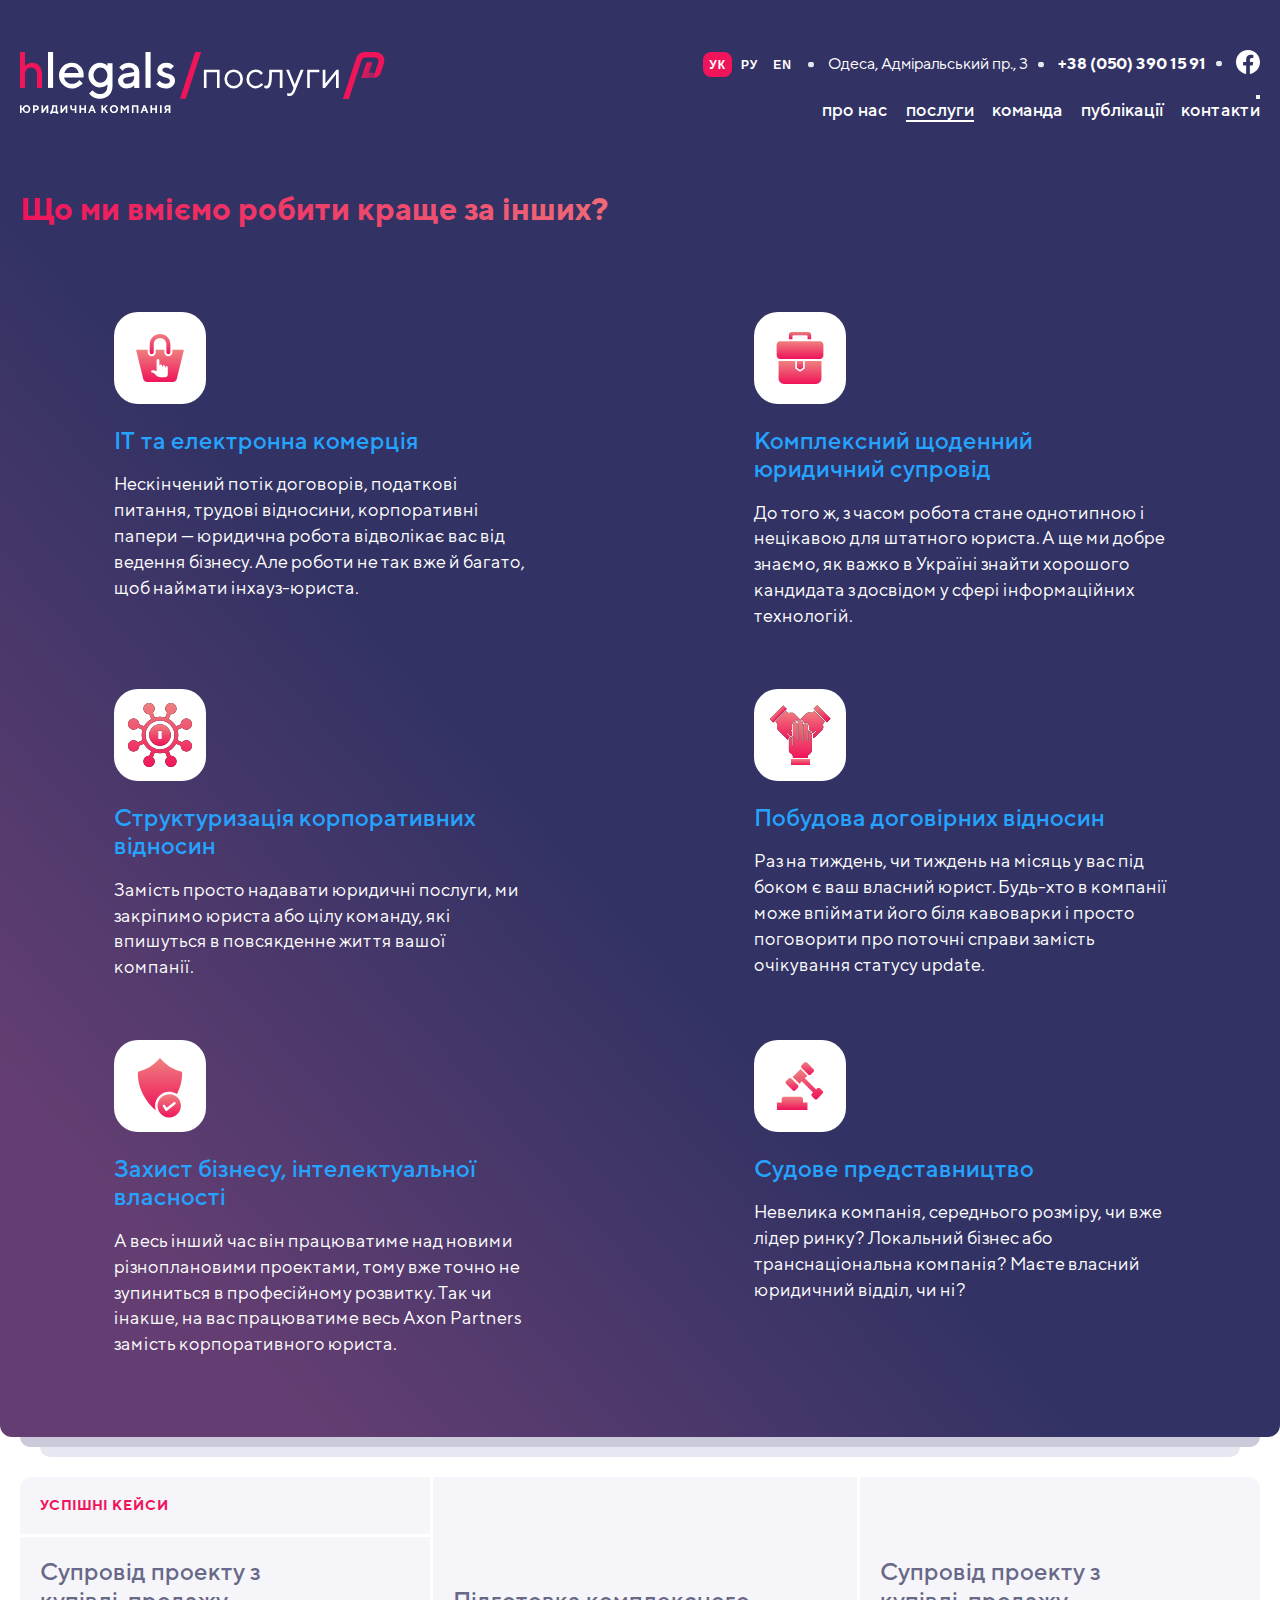
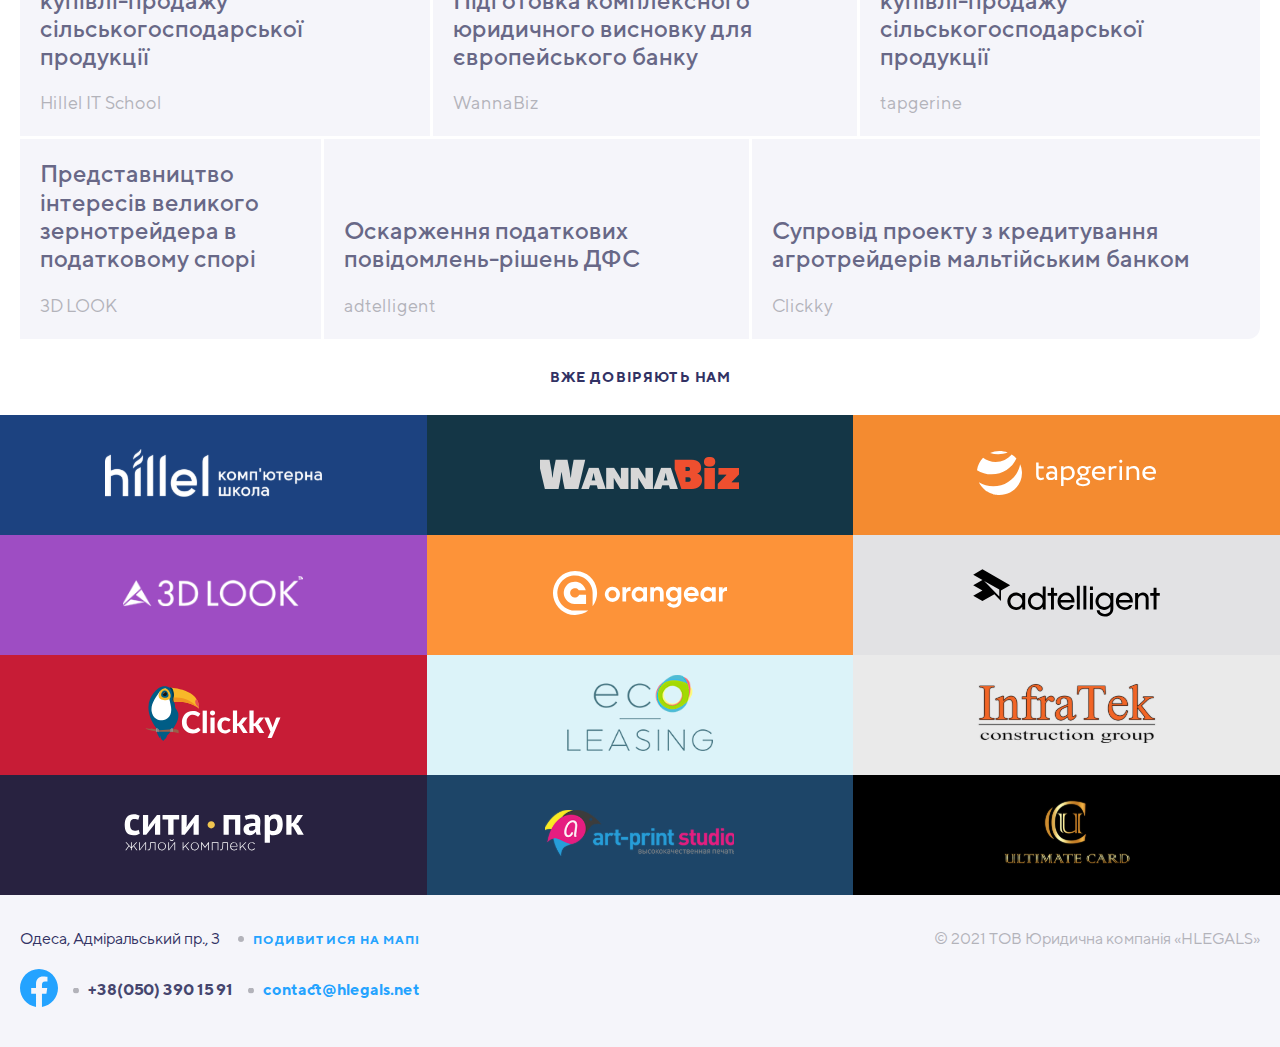
<file: pages/services.html>
<!DOCTYPE html>
<html lang="uk">
<head>
   <meta charset="UTF-8">
   <meta http-equiv="X-UA-Compatible" content="IE=edge">
   <meta name="viewport" content="width=device-width, initial-scale=1.0">
   <title>Hlegals | Послуги</title>
   <link rel="icon" type="image/png" sizes="32x32" href="../favicon.png">
   <link href="https://cdn.jsdelivr.net/npm/bootstrap@5.1.3/dist/css/bootstrap.min.css" rel="stylesheet" integrity="sha384-1BmE4kWBq78iYhFldvKuhfTAU6auU8tT94WrHftjDbrCEXSU1oBoqyl2QvZ6jIW3" crossorigin="anonymous">
   <link rel="stylesheet" href="../assets/styles/style.css">
</head>
<body>
   <header class="header">
      <div class="container header__line flex-sb-cntr">
         <div class="header__logo">
            <a href="../index.html">
               <img class="header__logo-img" src="../assets/img/service_logo.svg" alt="hlegals logo">
            </a>
         </div>
         <div class="header__rightbar">
            <div class="header__rightbar-top flex-sb-cntr">
               <form class="header__form-lang">
                  <button class="header__form-lang-btn color-white header__form-lang-btn--active" type="button" name="uk" id="uk">УК</button>
                  <button class="header__form-lang-btn color-white" type="button" name="ru" id="ru">РУ</button>
                  <button class="header__form-lang-btn color-white" type="button" name="en" id="en">EN</button>
               </form>
               <div class="header__contacts flex-sb-cntr">
                  <span class="header__contacts-item color-white header__contacts-address">Одеса, Адміральський пр., 3</span>
                  <a class="header__contacts-item color-white header__contacts-tel" href="tel:+380503901591">+38 (050) 390 15 91</a>
                  <a class="header__contacts-item header__contacts-fb" href="#">
                     <img class="header__contacts-fb-img" src="../assets/img/fb.svg" alt="fb">
                  </a>
               </div>
            </div>
            <div class="navbar-expand-md">
               <button class="navbar-toggler" type="button" data-bs-toggle="collapse" data-bs-target="#test" aria-controls="test" aria-expanded="false" aria-label="Toggle navigation">
                  <span class="navbar-toggler-icon"></span>
               </button>
               <div class="collapse navbar-collapse" id="test">
                  <nav class="header__nav">
                     <a class="header__nav-link color-white" href="./about.html">про нас</a>
                     <a class="header__nav-link color-white active" aria-current="page" href="./services.html">послуги</a>
                     <a class="header__nav-link color-white" href="./team.html">команда</a>
                     <a class="header__nav-link color-white" href="./publications.html">публікації</a>
                     <a class="header__nav-link color-white" href="./contact.html">контакти</a>
                  </nav>
               </div>
            </div>
         </div>
      </div>
   </header>
   <main>
      <section class="services">
         <div class="container">
            <div class="exp-and-serv__services">
               <h2 class="title">
                  <svg class="exp-and-serv__services-subtitle">
                     <defs>
                        <linearGradient id="gradient-title" x1="0%" x2="60%" y1="0%" y2="0%" gradientUnits="userSpaceOnUse">
                           <stop stop-color="#F0145A" offset="0%"/>
                           <stop stop-color="#EF8080" offset="100%"/> 
                         </linearGradient>
                     </defs>
                     <text class="" x="0" y="30" fill="url(#gradient-title)">
                        <tspan class="w-from-620">
                           Що ми вміємо робити краще за інших?
                        </tspan>
                        <tspan class="w-to-620" x="0" y="30">Що ми вміємо робити</tspan>
                        <tspan class="w-to-620" x="0" y="65">краще за інших?</tspan>
                     </text>
                  </svg>
               </h2>
               <div class="exp-and-serv__services-list">
                  <div class="exp-and-serv__services-list-item">
                     <a href="./it-service.html"><img class="exp-and-serv__services-list-item-icon" src="../assets/img/serv-1.svg" alt="it icon"></a>
                     <a class="exp-and-serv__services-list-item-link" href="./it-service.html">
                        <h4 class="exp-and-serv__services-list-item-subtitle">IT та електронна комерція</h4>
                     </a>
                     <p class="exp-and-serv__services-list-item-text">Нескінчений потік договорів, податкові питання, трудові відносини, корпоративні папери — юридична робота відволікає вас від ведення бізнесу. Але роботи не так вже й багато, щоб наймати інхауз-юриста.</p>
                  </div>
                  <div class="exp-and-serv__services-list-item">
                     <a href="./it-service.html"><img class="exp-and-serv__services-list-item-icon" src="../assets/img/serv-2.svg" alt="daily legal support icon"></a>
                     <a class="exp-and-serv__services-list-item-link" href="./it-service.html">
                        <h4 class="exp-and-serv__services-list-item-subtitle">Комплексний щоденний юридичний супровід</h4>
                     </a>
                     <p class="exp-and-serv__services-list-item-text">До того ж, з часом робота стане однотипною і нецікавою для штатного юриста. А ще ми добре знаємо, як важко в Україні знайти хорошого кандидата з досвідом у сфері інформаційних технологій.</p>
                  </div>
                  <div class="exp-and-serv__services-list-item">
                     <a href=""><img class="exp-and-serv__services-list-item-icon" src="../assets/img/serv-3.svg" alt="structuring corporate relations icon"></a>
                     <a class="exp-and-serv__services-list-item-link" href="./it-service.html">
                        <h4 class="exp-and-serv__services-list-item-subtitle">Структуризація корпоративних відносин</h4>
                     </a>
                     <p class="exp-and-serv__services-list-item-text">Замість просто надавати юридичні послуги, ми закріпимо юриста або цілу команду, які впишуться в повсякденне життя вашої компанії.</p>
                  </div>
                  <div class="exp-and-serv__services-list-item">
                     <a href="./it-service.html"><img class="exp-and-serv__services-list-item-icon" src="../assets/img/serv-4.svg" alt="building contractual relations icon"></a>
                     <a class="exp-and-serv__services-list-item-link" href="./it-service.html">
                        <h4 class="exp-and-serv__services-list-item-subtitle">Побудовa договірних відносин</h4>
                     </a>
                     <p class="exp-and-serv__services-list-item-text">Раз на тиждень, чи тиждень на місяць у вас під боком є ваш власний юрист. Будь-хто в компанії може впіймати його біля кавоварки і просто поговорити про поточні справи замість очікування статусу update.</p>
                  </div>
                  <div class="exp-and-serv__services-list-item">
                     <a href="./it-service.html"><img class="exp-and-serv__services-list-item-icon" src="../assets/img/serv-5.svg" alt="protection of business icon"></a>
                     <a class="exp-and-serv__services-list-item-link" href="./it-service.html">
                        <h4 class="exp-and-serv__services-list-item-subtitle">Захист бізнесу, інтелектуальної власності</h4>
                     </a>
                     <p class="exp-and-serv__services-list-item-text">А весь інший час він працюватиме над новими різноплановими проектами, тому вже точно не зупиниться в професійному розвитку. Так чи інакше, на вас працюватиме весь Axon Partners замість корпоративного юриста.</p>
                  </div>
                  <div class="exp-and-serv__services-list-item">
                     <a href="./it-service.html"><img class="exp-and-serv__services-list-item-icon" src="../assets/img/serv-6.svg" alt="judicial representation icon"></a>
                     <a class="exp-and-serv__services-list-item-link" href="./it-service.html">
                        <h4 class="exp-and-serv__services-list-item-subtitle">Судове представництво</h4>
                     </a>
                     <p class="exp-and-serv__services-list-item-text">Невелика компанія, середнього розміру, чи вже лідер ринку? Локальний бізнес або транснаціональна компанія? Маєте власний юридичний відділ, чи ні?</p>
                  </div>
               </div>
            </div>
         </div>
         <div class="exp-and-serv__bg-up"></div>
         <div class="exp-and-serv__bg-down"></div>
      </section>
      <section class="cases">
         <div class="container cases__line">
            <h5 class="cases__subtitle">Успішні кейси</h5>
            <div class="cases__item cases__wannabiz">
               <h3 class="cases__title">Підготовка комплексного юридичного висновку для європейського банку</h3>
               <a class="cases__client" href="" target="_blank">WannaBiz</a>
            </div>
            <div class="cases__item cases__tapgerine">
               <h3 class="cases__title">Супровід проекту з <span class="nowrap">купівлі-продажу</span> сільськогосподарської продукції</h3>
               <a class="cases__client" href="" target="_blank">tapgerine</a>
            </div>
            <div class="cases__item cases__hillel">
               <h3 class="cases__title">Супровід проекту з <span class="nowrap">купівлі-продажу</span> сільськогосподарської продукції</h3>
               <a class="cases__client" href="" target="_blank">Hillel IT School</a>
            </div>
            <div class="cases__item cases__3dlook">
               <h3 class="cases__title">Представництво інтересів великого зернотрейдера в податковому спорі</h3>
               <a class="cases__client" href="" target="_blank">3D LOOK</a>
            </div>
            <div class="cases__item cases__adtelligent">
               <h3 class="cases__title">Оскарження податкових <span class="nowrap">повідомлень-рішень</span> ДФС</h3>
               <a class="cases__client" href="" target="_blank">adtelligent</a>
            </div>
            <div class="cases__item cases__clikky">
               <h3 class="cases__title">Супровід проекту з кредитування агротрейдерів мальтійським банком</h3>
               <a class="cases__client" href="" target="_blank">Clickky</a>
            </div>
         </div>
      </section>
      <section class="clients">
         <!-- <div class="container-large"> -->
            <h5 class="subtitle clients__subtitle">Вже довіряють нам</h5>
            <div class="clients__list">
               <div class="clients__list-item">
                  <a href="" target="_blank"><img class="clients__list-item-img" src="../assets/img/hillel-logo.svg" alt="hillel logo"></a>
               </div>
               <div class="clients__list-item">
                  <a href="" target="_blank"><img class="clients__list-item-img" src="../assets/img/wannabiz.svg" alt="wannabiz logo"></a>
               </div>
               <div class="clients__list-item">
                  <a href="" target="_blank"><img class="clients__list-item-img" src="../assets/img/tapgerine.svg" alt="tapgerine logo"></a>
               </div>
               <div class="clients__list-item">
                  <a href="" target="_blank"><img class="clients__list-item-img" src="../assets/img/3dlook.svg" alt="3dlook logo"></a>
               </div>
               <div class="clients__list-item">
                  <a href="" target="_blank"><img class="clients__list-item-img" src="../assets/img/orangear.svg" alt="orangear logo"></a>
               </div>
               <div class="clients__list-item">
                  <a href="" target="_blank"><img class="clients__list-item-img" src="../assets/img/adtelligent.svg" alt="adtelligent logo"></a>
               </div>
               <div class="clients__list-item">
                  <a href="" target="_blank"><img class="clients__list-item-img" src="../assets/img/clickky.svg" alt="clickky logo"></a>
               </div>
               <div class="clients__list-item">
                  <a href="" target="_blank"><img class="clients__list-item-img" src="../assets/img/ecoleasing.svg" alt="ecoleasing logo"></a>
               </div>
               <div class="clients__list-item">
                  <a href="" target="_blank"><img class="clients__list-item-img" src="../assets/img/infratek.svg" alt="infratek logo"></a>
               </div>
               <div class="clients__list-item">
                  <a href="" target="_blank"><img class="clients__list-item-img" src="../assets/img/city-park.svg" alt="city-park logo"></a>
               </div>
               <div class="clients__list-item">
                  <a href="" target="_blank"><img class="clients__list-item-img" src="../assets/img/art-print.svg" alt="art print studio logo"></a>
               </div>
               <div class="clients__list-item">
                  <a href="" target="_blank"><img class="clients__list-item-img" src="../assets/img/ultimate-card.svg" alt="ultimate card logo"></a>
               </div>
            </div>
         <!-- </div> -->
      </section>
   </main>
   <footer class="footer">
      <div class="container">
         <div class="footer__line no-border">
            <div class="footer__contacts">
               <div class="footer__contacts-wrap flex-sb-cntr">
                  <span class="footer__contacts-address">Одеса, Адміральський пр., 3</span>
                  <a class="footer__contacts-item blue-bold-text" href="./contact.html#contact__map">Подивитися на мапі</a>
               </div>
               <div class="footer__contacts-wrap flex-sb-cntr">
                  <a href="#" target="_blank">
                     <img src="../assets/img/fb-blue.svg" alt="fb">
                  </a>
                  <a class="footer__contacts-item footer__contacts-tel" href="tel:+380503901591">+38(050) 390 15 91</a>
                  <a class="footer__contacts-item footer__contacts-mail" href="mailto:contact@hlegalsnet">contact@hlegals.net</a>
               </div>
            </div>
            <div class="footer__copyright">
               <span class="footer__copyright-text">© 2021 ТОВ Юридична компанія «HLEGALS»</span>
            </div>
         </div>
      </div>
   </footer>
   <script src="https://cdn.jsdelivr.net/npm/@popperjs/core@2.10.2/dist/umd/popper.min.js"
    integrity="sha384-7+zCNj/IqJ95wo16oMtfsKbZ9ccEh31eOz1HGyDuCQ6wgnyJNSYdrPa03rtR1zdB"
    crossorigin="anonymous"></script>
   <script src="https://cdn.jsdelivr.net/npm/bootstrap@5.1.3/dist/js/bootstrap.min.js"
    integrity="sha384-QJHtvGhmr9XOIpI6YVutG+2QOK9T+ZnN4kzFN1RtK3zEFEIsxhlmWl5/YESvpZ13"
    crossorigin="anonymous"></script>
</body>
</html>
</file>
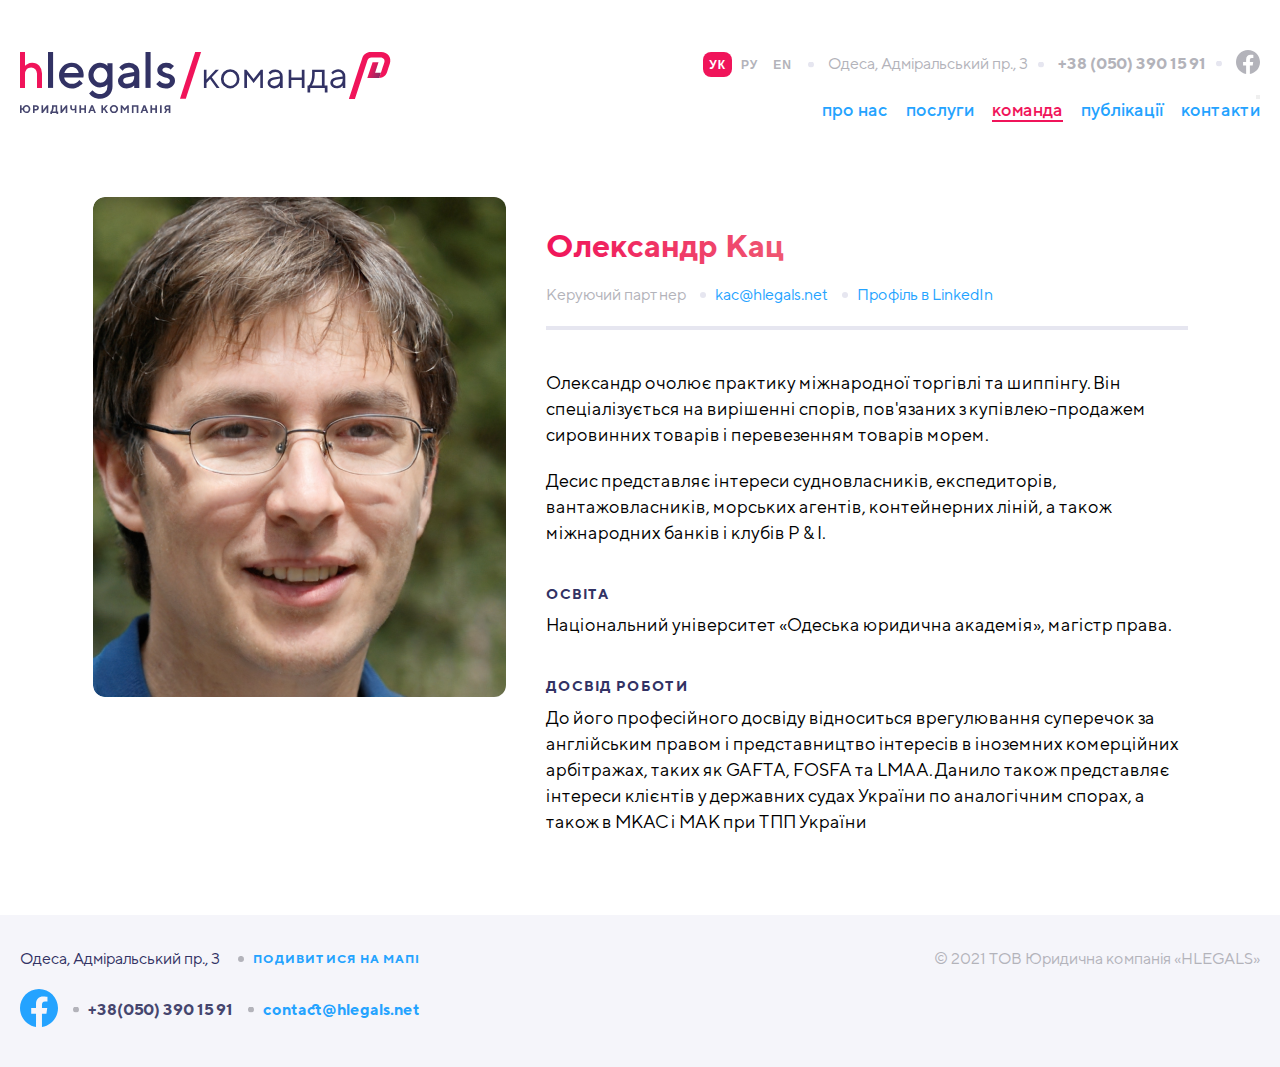
<file: pages/team-member.html>
<!DOCTYPE html>
<html lang="uk">
<head>
   <meta charset="UTF-8">
   <meta http-equiv="X-UA-Compatible" content="IE=edge">
   <meta name="viewport" content="width=device-width, initial-scale=1.0">
   <title>Hlegals | Біографія членів команди</title>
   <link rel="icon" type="image/png" sizes="32x32" href="../favicon.png">
   <link href="https://cdn.jsdelivr.net/npm/bootstrap@5.1.3/dist/css/bootstrap.min.css" rel="stylesheet" integrity="sha384-1BmE4kWBq78iYhFldvKuhfTAU6auU8tT94WrHftjDbrCEXSU1oBoqyl2QvZ6jIW3" crossorigin="anonymous">
   <link rel="stylesheet" href="../assets/styles/style.css">
</head>
<body>
   <header class="header">
      <div class="container header__line flex-sb-cntr">
         <div class="header__logo">
            <a href="../index.html#team">
               <img class="header__logo-img" src="../assets/img/team_logo.svg" alt="hlegals logo">
            </a>
         </div>
         <div class="header__rightbar">
            <div class="header__rightbar-top flex-sb-cntr">
               <form class="header__form-lang">
                  <button class="header__form-lang-btn color-gray header__form-lang-btn--active" type="button" name="uk" id="uk">УК</button>
                  <button class="header__form-lang-btn color-gray" type="button" name="ru" id="ru">РУ</button>
                  <button class="header__form-lang-btn color-gray" type="button" name="en" id="en">EN</button>
               </form>
               <div class="header__contacts flex-sb-cntr">
                  <span class="header__contacts-item color-gray header__contacts-address">Одеса, Адміральський пр., 3</span>
                  <a class="header__contacts-item color-gray header__contacts-tel" href="tel:+380503901591">+38 (050) 390 15 91</a>
                  <a class="header__contacts-item header__contacts-fb" href="#" target="_blank">
                     <img class="header__contacts-fb-img" src="../assets/img/fb-gray.svg" alt="fb">
                  </a>
               </div>
            </div>
            <div class="navbar-expand-md">
               <button class="navbar-toggler" type="button" data-bs-toggle="collapse" data-bs-target="#test" aria-controls="test" aria-expanded="false" aria-label="Toggle navigation">
                  <span class="navbar-toggler-icon bg-img"></span>
               </button>
               <div class="collapse navbar-collapse" id="test">
                  <nav class="header__nav">
                     <a class="header__nav-link color-blue" href="./about.html">про нас</a>
                     <a class="header__nav-link color-blue" href="./services.html">послуги</a>
                     <a class="header__nav-link color-blue active" aria-current="page" href="./team.html">команда</a>
                     <a class="header__nav-link color-blue" href="./publications.html">публікації</a>
                     <a class="header__nav-link color-blue" href="./contact.html">контакти</a>
                  </nav>
               </div>
            </div>
         </div>
      </div>
   </header>
   <main>
      <section class="member">
         <div class="container-middle member__line">
            <img class="member__photo" src="../assets/img/team-1.png" alt="team member">
            <div class="member__bio">
               <h2 class="title">
                  <svg class="member__bio-title-svg">
                     <defs>
                        <linearGradient id="gradient-title" x1="0%" x2="60%" y1="0%" y2="0%" gradientUnits="userSpaceOnUse">
                           <stop stop-color="#F0145A" offset="0%"/>
                           <stop stop-color="#EF8080" offset="100%"/> 
                         </linearGradient>
                     </defs>
                     <text x="0" y="60" fill="url(#gradient-title)">Олександр Кац</text>
                  </svg>
               </h2>
               <div class="member__bio-wrap">
                  <span class="member__bio-item member__bio-position">Керуючий партнер</span>
                  <a class="member__bio-item member__bio-contact" href="mailto:kac@hlegals.net">kac@hlegals.net</a>
                  <a class="member__bio-item member__bio-contact" href="" target="_blank">Профіль в LinkedIn</a>
               </div>
               <p class="member__bio-text">Олександр очолює практику міжнародної торгівлі та шиппінгу. Він спеціалізується на вирішенні спорів, пов'язаних з купівлею-продажем сировинних товарів і перевезенням товарів морем.</p>
               <p class="member__bio-text">Десис представляє інтереси судновласників, експедиторів, вантажовласників, морських агентів, контейнерних ліній, а також міжнародних банків і клубів <span class="nowrap">P & I</span>.</p>
               <h5 class="member__bio-subtitle subtitle">Освіта</h5>
               <p class="member__bio-text">Національний університет «Одеська юридична академія», магістр права.</p>
               <h5 class="member__bio-subtitle subtitle">Досвід роботи</h5>
               <p class="member__bio-text">До його професійного досвіду відноситься врегулювання суперечок за англійським правом і представництво інтересів в іноземних комерційних арбітражах, таких як GAFTA, FOSFA та LMAA. Данило також представляє інтереси клієнтів у державних судах України по аналогічним спорах, а також в МКАС і МАК при ТПП України</p>
            </div>
         </div>
      </section>
   </main>
   <footer class="footer">
      <div class="container">
         <div class="footer__line no-border">
            <div class="footer__contacts">
               <div class="footer__contacts-wrap flex-sb-cntr">
                  <span class="footer__contacts-address">Одеса, Адміральський пр., 3</span>
                  <a class="footer__contacts-item blue-bold-text" href="./contact.html#contact__map">Подивитися на мапі</a>
               </div>
               <div class="footer__contacts-wrap flex-sb-cntr">
                  <a href="#" target="_blank">
                     <img src="../assets/img/fb-blue.svg" alt="fb">
                  </a>
                  <a class="footer__contacts-item footer__contacts-tel" href="tel:+380503901591">+38(050) 390 15 91</a>
                  <a class="footer__contacts-item footer__contacts-mail" href="mailto:contact@hlegalsnet">contact@hlegals.net</a>
               </div>
            </div>
            <div class="footer__copyright">
               <span class="footer__copyright-text">© 2021 ТОВ Юридична компанія «HLEGALS»</span>
            </div>
         </div>
      </div>
   </footer>
   <script src="https://cdn.jsdelivr.net/npm/@popperjs/core@2.10.2/dist/umd/popper.min.js"
    integrity="sha384-7+zCNj/IqJ95wo16oMtfsKbZ9ccEh31eOz1HGyDuCQ6wgnyJNSYdrPa03rtR1zdB"
    crossorigin="anonymous"></script>
   <script src="https://cdn.jsdelivr.net/npm/bootstrap@5.1.3/dist/js/bootstrap.min.js"
    integrity="sha384-QJHtvGhmr9XOIpI6YVutG+2QOK9T+ZnN4kzFN1RtK3zEFEIsxhlmWl5/YESvpZ13"
    crossorigin="anonymous"></script>
</body>
</html>
</file>
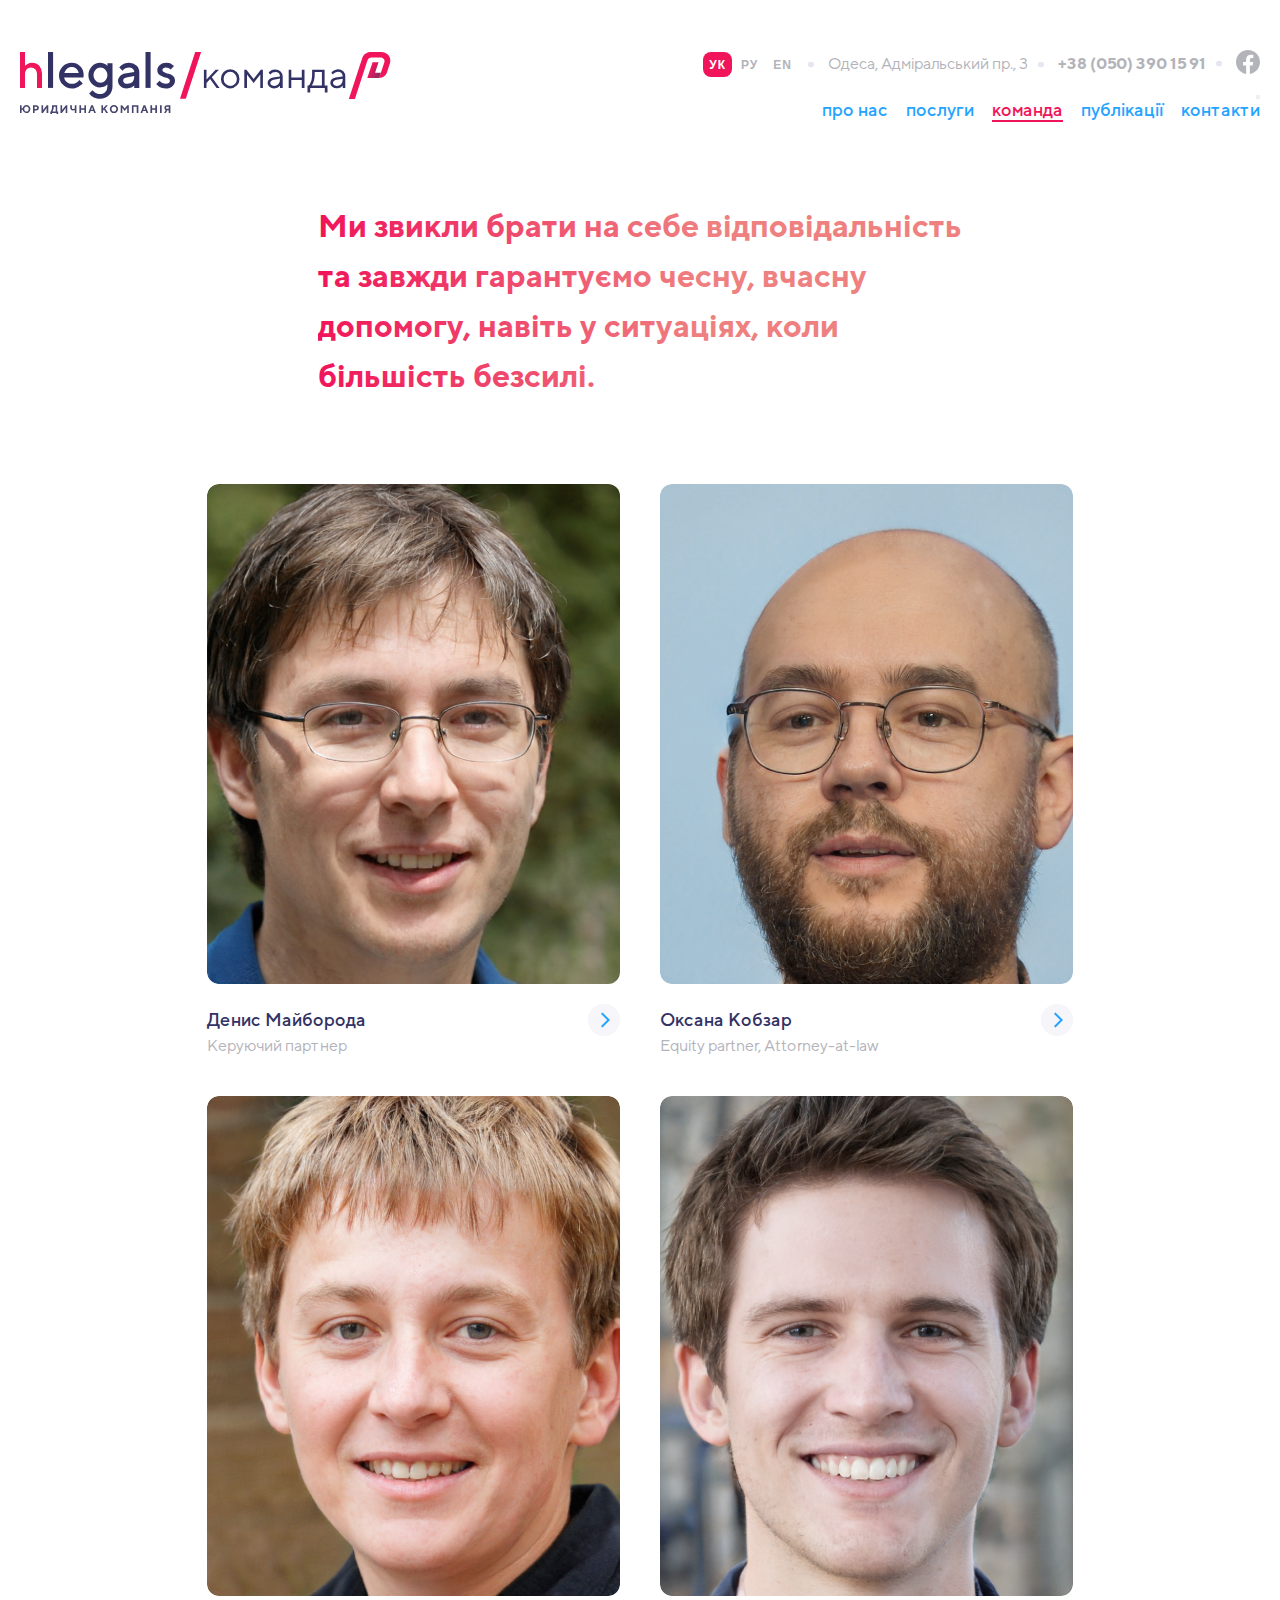
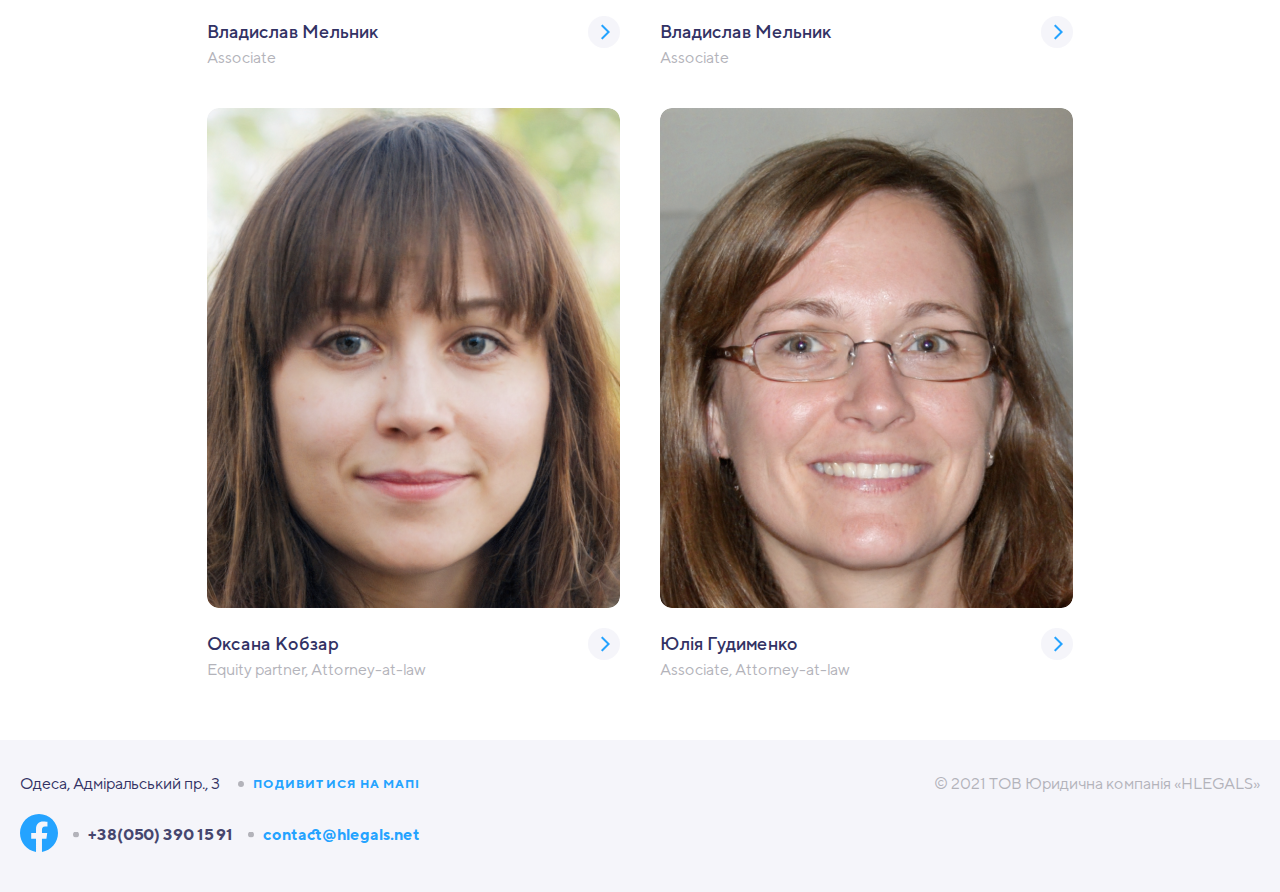
<file: pages/team.html>
<!DOCTYPE html>
<html lang="uk">
<head>
   <meta charset="UTF-8">
   <meta http-equiv="X-UA-Compatible" content="IE=edge">
   <meta name="viewport" content="width=device-width, initial-scale=1.0">
   <title>Hlegals | Команда</title>
   <link rel="icon" type="image/png" sizes="32x32" href="../favicon.png">
   <link href="https://cdn.jsdelivr.net/npm/bootstrap@5.1.3/dist/css/bootstrap.min.css" rel="stylesheet" integrity="sha384-1BmE4kWBq78iYhFldvKuhfTAU6auU8tT94WrHftjDbrCEXSU1oBoqyl2QvZ6jIW3" crossorigin="anonymous">
   <link rel="stylesheet" href="../assets/styles/style.css">
</head>
<body>
   <header class="header">
      <div class="container header__line flex-sb-cntr">
         <div class="header__logo">
            <a href="../index.html#team">
               <img class="header__logo-img" src="../assets/img/team_logo.svg" alt="hlegals logo">
            </a>
         </div>
         <div class="header__rightbar">
            <div class="header__rightbar-top flex-sb-cntr">
               <form class="header__form-lang">
                  <button class="header__form-lang-btn color-gray header__form-lang-btn--active" type="button" name="uk" id="uk">УК</button>
                  <button class="header__form-lang-btn color-gray" type="button" name="ru" id="ru">РУ</button>
                  <button class="header__form-lang-btn color-gray" type="button" name="en" id="en">EN</button>
               </form>
               <div class="header__contacts flex-sb-cntr">
                  <span class="header__contacts-item color-gray header__contacts-address">Одеса, Адміральський пр., 3</span>
                  <a class="header__contacts-item color-gray header__contacts-tel" href="tel:+380503901591">+38 (050) 390 15 91</a>
                  <a class="header__contacts-item header__contacts-fb" href="#" target="_blank">
                     <img class="header__contacts-fb-img" src="../assets/img/fb-gray.svg" alt="fb">
                  </a>
               </div>
            </div>
            <div class="navbar-expand-md">
               <button class="navbar-toggler" type="button" data-bs-toggle="collapse" data-bs-target="#test" aria-controls="test" aria-expanded="false" aria-label="Toggle navigation">
                  <span class="navbar-toggler-icon bg-img"></span>
               </button>
               <div class="collapse navbar-collapse" id="test">
                  <nav class="header__nav">
                     <a class="header__nav-link color-blue" href="./about.html">про нас</a>
                     <a class="header__nav-link color-blue" href="./services.html">послуги</a>
                     <a class="header__nav-link color-blue active" aria-current="page" href="./team.html">команда</a>
                     <a class="header__nav-link color-blue" href="./publications.html">публікації</a>
                     <a class="header__nav-link color-blue" href="./contact.html">контакти</a>
                  </nav>
               </div>
            </div>
         </div>
      </div>
   </header>
   <main>
      <section class="team-members">
         <div class="container">
            <h2 class="team-members__title title">
               <svg class="team-members__title-svg">
                  <defs>
                     <linearGradient id="gradient-title" x1="0%" x2="60%" y1="0%" y2="0%" gradientUnits="userSpaceOnUse">
                        <stop stop-color="#F0145A" offset="0%"/>
                        <stop stop-color="#EF8080" offset="100%"/> 
                      </linearGradient>
                  </defs>
                  <text fill="url(#gradient-title)">
                     <tspan class="w-from-700" x="0" y="40">Ми звикли брати на себе відповідальність</tspan>
                     <tspan class="w-to-700" x="0" y="30">Ми звикли брати на</tspan>

                     <tspan class="w-from-700" x="0" y="90">та завжди гарантуємо чесну, вчасну</tspan>
                     <tspan class="w-to-700" x="0" y="70">себе відповідальність</tspan>

                     <tspan class="w-from-700" x="0" y="140">допомогу, навіть у ситуаціях, коли</tspan>
                     <tspan class="w-to-700" x="0" y="110">та завжди гарантуємо</tspan>

                     <tspan class="w-from-700" x="0" y="190">більшість безсилі.</tspan>
                     <tspan class="w-to-700" x="0" y="150">чесну, вчасну</tspan>

                     <tspan class="w-to-700" x="0" y="190">допомогу, навіть у</tspan>
                     <tspan class="w-to-700" x="0" y="230">ситуаціях, коли</tspan>
                     <tspan class="w-to-700" x="0" y="270">більшість безсилі.</tspan>

                  </text>
               </svg>
            </h2>
            <div class="team-members__list">
               <div class="team-members__list-item">
                  <a href="./team-member.html"><img class="team-members__list-item-photo" src="../assets/img/team-1.png" alt="team member"></a>
                  <div class="team-members__list-item-caption flex-sb-cntr">
                     <div class="team-members__list-item-caption-wrap">
                        <h5 class="team-members__list-item-caption-name">Денис Майборода</h5>
                        <p class="team-members__list-item-caption-position color-gray">Керуючий партнер</p>
                     </div>
                     <a href="./team-member.html"><img src="../assets/img/open-icon.png" alt="open icon"></a>
                  </div>
               </div>
               <div class="team-members__list-item">
                  <a href="./team-member.html"><img class="team-members__list-item-photo" src="../assets/img/team-2.png" alt="team member"></a>
                  <div class="team-members__list-item-caption flex-sb-cntr">
                     <div class="team-members__list-item-caption-wrap">
                        <h5 class="team-members__list-item-caption-name">Оксана Кобзар</h5>
                        <p class="team-members__list-item-caption-position color-gray">Equity partner, Attorney-at-law</p>
                     </div>
                     <a href="./team-member.html"><img src="../assets/img/open-icon.png" alt="open icon"></a>
                  </div>
               </div>
               <div class="team-members__list-item">
                  <a href="./team-member.html"><img class="team-members__list-item-photo" src="../assets/img/team-3.png" alt="team member"></a>
                  <div class="team-members__list-item-caption flex-sb-cntr">
                     <div class="team-members__list-item-caption-wrap">
                        <h5 class="team-members__list-item-caption-name">Владислав Мельник</h5>
                        <p class="team-members__list-item-caption-position color-gray">Associate</p>
                     </div>
                     <a href="./team-member.html"><img src="../assets/img/open-icon.png" alt="open icon"></a>
                  </div>
               </div>
               <div class="team-members__list-item">
                  <a href="./team-member.html"><img class="team-members__list-item-photo" src="../assets/img/team-4.png" alt="team member"></a>
                  <div class="team-members__list-item-caption flex-sb-cntr">
                     <div class="team-members__list-item-caption-wrap">
                        <h5 class="team-members__list-item-caption-name">Владислав Мельник</h5>
                        <p class="team-members__list-item-caption-position color-gray">Associate</p>
                     </div>
                     <a href="./team-member.html"><img src="../assets/img/open-icon.png" alt="open icon"></a>
                  </div>
               </div>
               <div class="team-members__list-item">
                  <a href="./team-member.html"><img class="team-members__list-item-photo" src="../assets/img/team-5.png" alt="team member"></a>
                  <div class="team-members__list-item-caption flex-sb-cntr">
                     <div class="team-members__list-item-caption-wrap">
                        <h5 class="team-members__list-item-caption-name">Оксана Кобзар</h5>
                        <p class="team-members__list-item-caption-position color-gray">Equity partner, Attorney-at-law</p>
                     </div>
                     <a href="./team-member.html"><img src="../assets/img/open-icon.png" alt="open icon"></a>
                  </div>
               </div>
               <div class="team-members__list-item">
                  <a href="./team-member.html"><img class="team-members__list-item-photo" src="../assets/img/team-6.png" alt="team member"></a>
                  <div class="team-members__list-item-caption flex-sb-cntr">
                     <div class="team-members__list-item-caption-wrap">
                        <h5 class="team-members__list-item-caption-name">Юлія Гудименко</h5>
                        <p class="team-members__list-item-caption-position color-gray">Associate, Attorney-at-law</p>
                     </div>
                     <a href="./team-member.html"><img src="../assets/img/open-icon.png" alt="open icon"></a>
                  </div>
               </div>
            </div>
         </div>
      </section>
   </main>
   <footer class="footer">
      <div class="container">
         <div class="footer__line no-border">
            <div class="footer__contacts">
               <div class="footer__contacts-wrap flex-sb-cntr">
                  <span class="footer__contacts-address">Одеса, Адміральський пр., 3</span>
                  <a class="footer__contacts-item blue-bold-text" href="./contact.html#contact__map">Подивитися на мапі</a>
               </div>
               <div class="footer__contacts-wrap flex-sb-cntr">
                  <a href="#" target="_blank">
                     <img src="../assets/img/fb-blue.svg" alt="fb">
                  </a>
                  <a class="footer__contacts-item footer__contacts-tel" href="tel:+380503901591">+38(050) 390 15 91</a>
                  <a class="footer__contacts-item footer__contacts-mail" href="mailto:contact@hlegalsnet">contact@hlegals.net</a>
               </div>
            </div>
            <div class="footer__copyright">
               <span class="footer__copyright-text">© 2021 ТОВ Юридична компанія «HLEGALS»</span>
            </div>
         </div>
      </div>
   </footer>
   <script src="https://cdn.jsdelivr.net/npm/@popperjs/core@2.10.2/dist/umd/popper.min.js"
    integrity="sha384-7+zCNj/IqJ95wo16oMtfsKbZ9ccEh31eOz1HGyDuCQ6wgnyJNSYdrPa03rtR1zdB"
    crossorigin="anonymous"></script>
   <script src="https://cdn.jsdelivr.net/npm/bootstrap@5.1.3/dist/js/bootstrap.min.js"
    integrity="sha384-QJHtvGhmr9XOIpI6YVutG+2QOK9T+ZnN4kzFN1RtK3zEFEIsxhlmWl5/YESvpZ13"
    crossorigin="anonymous"></script>
</body>
</html>
</file>
<file: assets/styles/style.css>
*, *:before, *:after {
  box-sizing: border-box;
}

html, body, div, span, object, iframe, figure, h1, h2, h3, h4, h5, h6, p, blockquote, pre, a, code, em, img, input, small, strike, strong, sub, sup, tt, b, u, i, ol, ul, li, fieldset, form, label, table, caption, tbody, tfoot, thead, tr, th, td, main, canvas, embed, footer, header, nav, section, video {
  margin: 0;
  padding: 0;
  border: 0;
  font-size: 100%;
  font: inherit;
  vertical-align: baseline;
  text-rendering: optimizeLegibility;
  text-size-adjust: none;
}

footer, header, nav, section, main {
  display: block;
}

body {
  line-height: 1;
}

ol, ul {
  list-style: none;
}

blockquote, q {
  quotes: none;
}

blockquote:before, blockquote:after, q:before, q:after {
  content: '';
  content: none;
}

table {
  border-collapse: collapse;
  border-spacing: 0;
}

input {
  border-radius: 0;
}

a {
  text-decoration: none;
}

@font-face {
  font-family: 'TT Norms';
  src: local("TT Norms Regular"), local("TTNorms-Regular"), url("../fonts/TTNorms/TTNorms-Regular.ttf") format("truetype"), url("../fonts/TTNorms/TTNorms-Regular.woff") format("woff"), url("../fonts/TTNorms/TTNorms-Regular.eot") format("embedded-opentype");
  font-weight: 400;
  font-style: normal;
}

@font-face {
  font-family: 'TT Norms';
  src: local("TT Norms Medium"), local("TTNorms-Medium"), url("../fonts/TTNorms/TTNorms-Medium.ttf") format("truetype"), url("../fonts/TTNorms/TTNorms-Medium.woff") format("woff"), url("../fonts/TTNorms/TTNorms-Medium.eot") format("embedded-opentype");
  font-weight: 500;
  font-style: normal;
}

@font-face {
  font-family: 'TT Norms';
  src: local("TT Norms Bold"), local("TTNorms-Bold"), url("../fonts/TTNorms/TTNorms-Bold.ttf") format("truetype"), url("../fonts/TTNorms/TTNorms-Bold.woff") format("woff"), url("../fonts/TTNorms/TTNorms-Bold.eot") format("embedded-opentype");
  font-weight: 700;
  font-style: normal;
}

@font-face {
  font-family: 'TT Norms';
  src: local("TT Norms ExtraBold"), local("TTNorms-ExtraBold"), url("../fonts/TTNorms/TTNorms-ExtraBold.ttf") format("truetype"), url("../fonts/TTNorms/TTNorms-ExtraBold.woff") format("woff"), url("../fonts/TTNorms/TTNorms-ExtraBold.eot") format("embedded-opentype");
  font-weight: 800;
  font-style: normal;
}

body {
  font-family: 'TT Norms';
  font-weight: 400;
  font-size: 16px;
  line-height: 1.18;
}

.container {
  max-width: 1360px;
  margin: 0 auto;
  padding: 0 20px;
}

.container-middle {
  max-width: 1135px;
  margin: 0 auto;
  padding: 0 20px;
}

.container-large {
  max-width: 1440px;
  margin: 0 auto;
}

.container-small {
  max-width: 909px;
  margin: 0 auto;
}

.title {
  font-size: 42px;
  font-weight: 700;
  line-height: 1.19;
}

@media screen and (max-width: 1300px) {
  .title {
    font-size: 32px;
  }
}

.subtitle {
  font-size: 14px;
  line-height: 1.21;
  letter-spacing: 1px;
  text-transform: uppercase;
  color: #323264;
  text-align: center;
  font-weight: 700;
}

.desc-text {
  font-size: 21px;
  line-height: 1.43;
}

@media screen and (max-width: 805px) {
  .desc-text {
    font-size: 18px;
  }
}

.bradcrumbs {
  font-size: 14px;
  font-weight: 700;
  line-height: 1.21;
  text-transform: uppercase;
  letter-spacing: 1px;
}

.btn {
  min-width: 250px;
  background-color: #24A3FF;
  box-shadow: 0px 0px 20px rgba(36, 163, 255, 0.5);
  border: none;
  border-radius: 12px;
  font-size: 14px;
  line-height: 1.21;
  color: #ffffff;
  padding: 16px;
  font-weight: 700;
}

.btn:hover {
  color: #F5F5FA;
}

.carousel-indicators [data-bs-target] {
  width: 16px;
  height: 16px;
  background-color: #24A3FF;
  border-radius: 50%;
  opacity: 0.2;
}

.carousel-indicators .active {
  opacity: 1;
}

.color-white {
  color: #ffffff;
}

.color-gray {
  color: #B3B3BA;
}

.color-blue {
  color: #24A3FF;
}

.flex-sb-cntr {
  display: flex;
  justify-content: space-between;
  align-items: center;
}

.header {
  position: absolute;
  left: 0;
  right: 0;
  padding: 50px 0 0;
  z-index: 1;
}

@media screen and (max-width: 805px) {
  .header {
    padding: 20px 0 0;
  }
}

.header__line {
  position: relative;
}

@media screen and (max-width: 870px) {
  .header__line {
    flex-direction: column-reverse;
    align-items: flex-start;
  }
}

@media screen and (max-width: 1035px) {
  .header__logo-img {
    max-height: 50px;
  }
}

@media screen and (max-width: 870px) {
  .header__logo-img {
    max-height: 31px;
    position: absolute;
    top: 40px;
  }
}

.header__rightbar {
  display: flex;
  flex-direction: column;
  align-items: flex-end;
  gap: 16px;
}

@media screen and (max-width: 870px) {
  .header__rightbar {
    width: 100%;
  }
}

@media screen and (max-width: 870px) {
  .header__rightbar-top {
    width: 100%;
  }
}

.header__form-lang-btn {
  background-color: transparent;
  border: none;
  font-size: 12px;
  font-weight: 700;
  line-height: 1.17;
  letter-spacing: 1px;
  padding: 6px 6px 5px;
}

@media screen and (max-width: 870px) {
  .header__form-lang-btn {
    color: #B3B3BA;
  }
}

.header .header__form-lang-btn.header__form-lang-btn--active {
  background-color: #F0145A;
  border-radius: 8px;
  color: #ffffff;
}

.header__contacts-item {
  position: relative;
  margin: 0 0 0 30px;
}

.header__contacts-item::before {
  content: url("../img/marker.svg");
  position: absolute;
  left: -20px;
  top: 40%;
  transform: translateY(-50%);
}

@media screen and (max-width: 870px) {
  .header__contacts-item::before {
    display: none;
  }
}

@media screen and (max-width: 990px) {
  .header__contacts-address {
    display: none;
  }
}

.header__contacts-tel {
  font-weight: 700;
}

@media screen and (max-width: 870px) {
  .header__contacts-tel {
    color: #B3B3BA;
  }
}

@media screen and (max-width: 990px) {
  .header__contacts-fb {
    display: none;
  }
}

@media screen and (max-width: 767px) {
  .header__nav {
    display: flex;
    flex-direction: column;
    gap: 20px;
    background-color: rgba(50, 50, 100, 0.2);
    padding: 10px;
    align-items: flex-end;
  }
}

.header .navbar-expand-md {
  display: flex;
  flex-direction: column;
  align-items: flex-end;
}

.header__nav-link {
  font-size: 18px;
  font-weight: 500;
}

@media screen and (max-width: 767px) {
  .header__nav-link {
    padding: 0 10px;
  }
}

.header__nav-link:not(:last-child) {
  margin: 0 15px 0 0;
}

@media screen and (max-width: 767px) {
  .header__nav-link:not(:last-child) {
    margin: 0;
  }
}

.header__nav-link.active {
  color: #F0145A;
  border-bottom: 2px solid #F0145A;
}

.header__nav-link.color-white.active {
  color: #ffffff;
  border-bottom: 2px solid #ffffff;
}

.header a:hover {
  opacity: .8;
}

.header__contacts-tel.color-white:hover, .header__nav-link.color-white:hover {
  color: #ffffff;
}

.header .navbar-toggler {
  padding: 0;
}

.header .navbar-toggler:focus {
  box-shadow: none;
}

.header .navbar-toggler-icon {
  background-image: url(../img/burger.svg);
}

.header .bg-img {
  background-image: url(../img/burger-dark.svg);
}

.first-screen {
  background: url("../img/frame.svg") top 178px center no-repeat, linear-gradient(42.01deg, #323264 14.33%, #323264 51.39%, #7A425E 87.53%);
  position: relative;
}

@media screen and (max-width: 805px) {
  .first-screen {
    background: linear-gradient(42.01deg, #323264 14.33%, #323264 51.39%, #7A425E 87.53%);
  }
}

.first-screen__content {
  max-width: 600px;
  min-height: 800px;
  margin: 0 auto;
  padding: 300px 0 0;
  background: url("../img/symbol-p.svg") no-repeat top 300px center/contain;
  text-align: center;
  position: relative;
}

@media screen and (max-width: 805px) {
  .first-screen__content {
    padding: 204px 0 0;
    background: url("../img/symbol-p.svg") no-repeat top 204px center/cover;
    min-height: 640px;
  }
}

.first-screen__content-title {
  font-size: 38px;
  font-weight: 800;
  color: #ffffff;
  padding: 60px 40px 0;
}

.first-screen__content-link-down {
  position: absolute;
  bottom: 0;
  z-index: 1;
  transform: translateX(-50%);
}

.first-screen__blur {
  position: absolute;
  left: 0;
  right: 0;
  bottom: 0;
  height: 200px;
  background: linear-gradient(180deg, rgba(50, 50, 100, 0) 16.67%, #323264 100%);
}

.exp-and-serv {
  background: linear-gradient(223.57deg, #323264 11.93%, #323264 57.17%, #643E72 87.46%);
  border-radius: 0px 0px 12px 12px;
  padding: 80px 0 0;
  position: relative;
}

@media screen and (max-width: 965px) {
  .exp-and-serv {
    padding: 60px 0 0;
  }
}

.exp-and-serv__expirience {
  display: flex;
  align-items: flex-start;
  margin: 0 auto 80px auto;
  max-width: 1130px;
  padding: 0 15px;
  position: relative;
}

.exp-and-serv__expirience-list {
  flex-direction: column;
  align-items: flex-end;
}

@media screen and (max-width: 965px) {
  .exp-and-serv__expirience-list {
    display: none;
  }
}

@media screen and (max-width: 965px) {
  .exp-and-serv .tab-content {
    display: none;
  }
}

@media screen and (min-width: 966px) {
  .exp-and-serv #exp-and-serv__expirience-carousel {
    display: none;
  }
}

.exp-and-serv .carousel-indicators {
  bottom: -60px;
}

.exp-and-serv .nav-pills .nav-link {
  border-right: 4px solid #E6E6F0;
}

.exp-and-serv .nav-pills .nav-link.active {
  background-color: transparent;
  border-right: 4px solid #F0145A;
}

.exp-and-serv .nav-pills .nav-link.active svg text {
  fill: url("#rainbow");
}

.exp-and-serv__expirience-list-btn {
  padding: 8px 40px 8px 8px;
  font-size: 42px;
  font-weight: 700;
  line-height: 1.19;
}

@media screen and (max-width: 1300px) {
  .exp-and-serv__expirience-list-btn {
    font-size: 35px;
  }
}

.exp-and-serv__expirience-list-btn-svg {
  height: 50px;
}

.exp-and-serv__expirience-list-btn-first-svg {
  width: 230px;
}

@media screen and (max-width: 1300px) {
  .exp-and-serv__expirience-list-btn-first-svg {
    width: 190px;
  }
}

.exp-and-serv__expirience-list-btn-second-svg {
  width: 400px;
}

@media screen and (max-width: 1300px) {
  .exp-and-serv__expirience-list-btn-second-svg {
    width: 330px;
  }
}

.exp-and-serv__expirience-list-btn-third-svg {
  width: 240px;
}

@media screen and (max-width: 1300px) {
  .exp-and-serv__expirience-list-btn-third-svg {
    width: 195px;
  }
}

.exp-and-serv__expirience-list-btn-fourth-svg {
  width: 390px;
  height: 100px;
}

@media screen and (max-width: 1300px) {
  .exp-and-serv__expirience-list-btn-fourth-svg {
    width: 320px;
  }
}

@media screen and (max-width: 1300px) {
  .exp-and-serv .w-from-1300 {
    display: none;
  }
}

@media screen and (min-width: 1301px) {
  .exp-and-serv .w-to-1300 {
    display: none;
  }
}

.exp-and-serv__expirience-introduction {
  color: #ffffff;
  padding: 50px 0 0 40px;
}

@media screen and (max-width: 965px) {
  .exp-and-serv__expirience-introduction {
    padding: 0;
  }
}

.exp-and-serv__expirience-introduction-title {
  font-size: 32px;
  font-weight: 500;
  margin: 0 0 20px 0;
}

@media screen and (max-width: 805px) {
  .exp-and-serv__expirience-introduction-title {
    font-size: 22px;
  }
}

.exp-and-serv__expirience-introduction-svg {
  width: 230px;
  height: 40px;
  font-size: 14px;
  font-weight: 700;
  line-height: 1.21;
  text-transform: uppercase;
}

.exp-and-serv__services-bradcrumbs {
  color: #ffffff;
  opacity: 0.5;
  margin: 0 0 10px 0;
  display: inline-block;
}

.exp-and-serv__services-bradcrumbs:hover {
  color: #ffffff;
  opacity: 1;
}

.exp-and-serv__services-bradcrumbs::after {
  content: '';
  background: url(../img/link-arrow.svg) no-repeat center;
  padding: 0 0 0 15px;
}

.exp-and-serv__services-subtitle {
  width: 100%;
  height: 50px;
  margin: 0 0 65px 0;
}

@media screen and (max-width: 620px) {
  .exp-and-serv__services-subtitle {
    width: 335px;
    height: 75px;
    margin: 0 0 20px 0;
  }
}

.exp-and-serv__services-list {
  display: flex;
  align-items: flex-start;
  justify-content: space-between;
  row-gap: 60px;
  column-gap: 40px;
  flex-wrap: wrap;
  padding: 0 0 80px 0;
}

@media screen and (max-width: 1350px) {
  .exp-and-serv__services-list {
    justify-content: space-around;
  }
}

@media screen and (max-width: 965px) {
  .exp-and-serv__services-list {
    row-gap: 40px;
  }
}

.exp-and-serv__services-list-item {
  display: flex;
  flex-direction: column;
  flex-basis: 413px;
  align-items: flex-start;
  gap: 17px;
}

@media screen and (max-width: 965px) {
  .exp-and-serv__services-list-item {
    flex-direction: row;
    flex-wrap: wrap;
    align-items: center;
    gap: 10px;
  }
}

@media screen and (max-width: 620px) {
  .exp-and-serv__services-list-item-icon {
    max-width: 64px;
  }
}

@media screen and (max-width: 965px) {
  .exp-and-serv__services-list-item-link {
    flex-basis: 255px;
  }
}

.exp-and-serv__services-list-item-subtitle {
  font-size: 24px;
  font-weight: 500;
  color: #24A3FF;
}

@media screen and (max-width: 440px) {
  .exp-and-serv__services-list-item-subtitle {
    font-size: 18px;
  }
}

.exp-and-serv__services-list-item-text {
  font-size: 18px;
  line-height: 1.44;
  color: #ffffff;
}

@media screen and (max-width: 440px) {
  .exp-and-serv__services-list-item-text {
    font-size: 16px;
  }
}

.exp-and-serv__bg-up {
  background-color: #CACADB;
  border-radius: 0px 0px 12px 12px;
  height: 10px;
  position: absolute;
  bottom: -10px;
  left: 20px;
  right: 20px;
}

.exp-and-serv__bg-down {
  background-color: #E7E7F2;
  border-radius: 0px 0px 12px 12px;
  height: 10px;
  position: absolute;
  bottom: -20px;
  left: 40px;
  right: 40px;
}

.team {
  padding: 40px 0 0 0;
}

.team__carousel-inner-slide {
  display: flex;
  padding: 20px 0 40px;
}

@media screen and (max-width: 965px) {
  .team__carousel-inner-slide {
    padding: 0 0 40px;
  }
}

.team__carousel-inner-slide-photo {
  border-radius: 12px 0px 0px 12px;
}

@media screen and (max-width: 805px) {
  .team__carousel-inner-slide-photo {
    display: none;
  }
}

.team__carousel-inner-slide-desc {
  width: 100%;
  background-color: #F5F5FA;
  border-radius: 12px;
  padding: 40px;
}

@media screen and (max-width: 965px) {
  .team__carousel-inner-slide-desc {
    padding: 20px 20px 20px 40px;
  }
}

@media screen and (max-width: 805px) {
  .team__carousel-inner-slide-desc {
    text-align: center;
    padding: 20px;
  }
}

@media screen and (max-width: 500px) {
  .team__carousel-inner-slide-desc {
    text-align: left;
  }
}

.team__carousel-inner-slide-desc-bradcrumbs {
  color: #24A3FF;
}

.team__carousel-inner-slide-desc-bradcrumbs:hover {
  opacity: .8;
  color: #24A3FF;
}

.team__carousel-inner-slide-desc-bradcrumbs::after {
  content: '';
  background: url(../img/link-arrow-blue.svg) no-repeat top 3px center;
  padding: 0 0 0 15px;
}

.team__carousel-inner-slide-desc-subtitle {
  width: 100%;
  height: 200px;
  margin: 10px 0 0 0;
}

@media screen and (max-width: 1115px) {
  .team__carousel-inner-slide-desc-subtitle {
    height: 250px;
  }
}

@media screen and (max-width: 965px) {
  .team__carousel-inner-slide-desc-subtitle {
    height: 325px;
  }
}

@media screen and (max-width: 805px) {
  .team__carousel-inner-slide-desc-subtitle {
    width: 305px;
    margin: 10px 0;
  }
}

@media screen and (max-width: 965px) {
  .team .w-from-965 {
    display: none;
  }
}

@media screen and (min-width: 966px) {
  .team .w-to-965 {
    display: none;
  }
}

@media screen and (max-width: 1115px) {
  .team .w-from-1115 {
    display: none;
  }
}

@media screen and (max-width: 965px) {
  .team .w-965-1115 {
    display: none;
  }
}

@media screen and (min-width: 1116px) {
  .team .w-965-1115 {
    display: none;
  }
}

.team__carousel-inner-slide-desc-caption {
  gap: 10px;
}

@media screen and (max-width: 805px) {
  .team__carousel-inner-slide-desc-caption {
    justify-content: center;
  }
}

@media screen and (max-width: 500px) {
  .team__carousel-inner-slide-desc-caption {
    justify-content: flex-start;
  }
}

.team__carousel-inner-slide-desc-caption-img {
  width: 60px;
  height: 60px;
  border-radius: 50%;
}

@media screen and (min-width: 806px) {
  .team__carousel-inner-slide-desc-caption-img {
    display: none;
  }
}

.team__carousel-inner-slide-desc-name {
  font-size: 18px;
  color: #B3B3BA;
  margin: 20px 0 5px;
  text-align: left;
}

@media screen and (max-width: 805px) {
  .team__carousel-inner-slide-desc-name {
    margin: 5px 0;
  }
}

.team__carousel-inner-slide-desc-position {
  line-height: 1.375;
  color: #B3B3BA;
  text-align: left;
}

.team .carousel-indicators {
  bottom: -20px;
}

.nowrap {
  white-space: nowrap;
}

.cases {
  margin: 40px 0 30px;
}

.cases__line > * {
  background-color: #F5F5FA;
}

.cases__line {
  display: grid;
  grid-template-columns: 24.3% 8.5% 25.5% 8.5% 1fr;
  gap: 3px;
  position: relative;
}

@media screen and (max-width: 965px) {
  .cases__line {
    grid-template-columns: repeat(2, 1fr);
  }
}

@media screen and (max-width: 640px) {
  .cases__line {
    grid-template-columns: repeat(1, 1fr);
  }
}

.cases__subtitle {
  grid-area: 1/1/2/3;
  font-size: 14px;
  font-weight: 700;
  line-height: 1.21;
  letter-spacing: 1px;
  text-transform: uppercase;
  color: #F0145A;
  padding: 20px;
  border-radius: 12px 0 0 0;
}

@media screen and (max-width: 965px) {
  .cases__subtitle {
    grid-area: 1/1/2/3;
  }
}

@media screen and (max-width: 640px) {
  .cases__subtitle {
    grid-area: auto;
  }
}

.cases__item {
  padding: 20px;
  display: flex;
  flex-direction: column;
  justify-content: flex-end;
  gap: 20px;
}

.cases__title {
  font-size: 24px;
  font-weight: 500;
  color: #686887;
}

.cases__client {
  font-size: 18px;
  line-height: 1.44;
  color: #B3B3BA;
}

.cases__wannabiz {
  grid-area: 1/3/3/5;
}

@media screen and (max-width: 965px) {
  .cases__wannabiz {
    grid-area: auto;
  }
}

.cases__tapgerine {
  grid-area: 1/5/3/6;
  border-radius: 0 12px 0 0;
}

@media screen and (max-width: 965px) {
  .cases__tapgerine {
    grid-area: auto;
    border-radius: 0;
  }
}

.cases__hillel {
  grid-area: 2/1/3/3;
}

@media screen and (max-width: 965px) {
  .cases__hillel {
    grid-area: auto;
  }
}

.cases__adtelligent {
  grid-area: 3/2/4/4;
}

@media screen and (max-width: 965px) {
  .cases__adtelligent {
    grid-area: auto;
  }
}

.cases__clikky {
  grid-area: 3/4/4/6;
  border-radius: 0 0 12px 0;
}

@media screen and (max-width: 965px) {
  .cases__clikky {
    grid-area: auto;
  }
}

.clients__subtitle {
  margin: 0 0 30px 0;
}

.clients__list {
  display: grid;
  grid-template-columns: repeat(4, 1fr);
  grid-template-rows: repeat(3, 120px);
}

@media screen and (max-width: 1300px) {
  .clients__list {
    grid-template-columns: repeat(3, 1fr);
    grid-template-rows: repeat(4, 120px);
  }
}

@media screen and (max-width: 850px) {
  .clients__list {
    grid-template-columns: repeat(2, 1fr);
    grid-template-rows: repeat(6, 120px);
  }
}

@media screen and (max-width: 640px) {
  .clients__list {
    grid-template-rows: repeat(6, 90px);
  }
}

@media screen and (max-width: 374px) {
  .clients__list {
    grid-template-columns: repeat(1, 1fr);
    grid-template-rows: repeat(12, 90px);
  }
}

.clients__list-item {
  display: flex;
  justify-content: center;
  align-items: center;
  padding: 0 15px;
}

.clients__list-item:nth-child(1) {
  background-color: #1C4280;
}

.clients__list-item:nth-child(2) {
  background-color: #143646;
}

.clients__list-item:nth-child(3) {
  background-color: #F48B30;
}

.clients__list-item:nth-child(4) {
  background-color: #9E4DC3;
}

.clients__list-item:nth-child(5) {
  background-color: #FD9339;
}

@media screen and (max-width: 850px) {
  .clients__list-item:nth-child(5) {
    order: 1;
  }
}

.clients__list-item:nth-child(6) {
  background-color: #E2E2E4;
}

.clients__list-item:nth-child(7) {
  background-color: #C71C36;
}

.clients__list-item:nth-child(8) {
  background-color: #DCF3F9;
}

.clients__list-item:nth-child(9) {
  background-color: #EAEAEA;
}

.clients__list-item:nth-child(10) {
  background-color: #282240;
}

.clients__list-item:nth-child(11) {
  background-color: #1D4568;
}

.clients__list-item:nth-child(12) {
  background-color: #000000;
}

@media screen and (max-width: 640px) {
  .clients__list-item-img {
    max-width: 155px;
  }
}

.publication {
  padding: 40px 0 0 0;
  background-color: #F5F5FA;
  position: relative;
}

.publication__bradcrumbs {
  color: #24A3FF;
}

.publication__bradcrumbs:hover {
  opacity: .8;
  color: #24A3FF;
}

.publication__bradcrumbs::after {
  content: '';
  background: url(../img/link-arrow-blue.svg) no-repeat center;
  padding: 0 0 0 15px;
}

.publication__title {
  margin: 0 0 40px 0;
}

.publication__title-svg {
  width: 400px;
  height: 50px;
}

@media screen and (max-width: 1300px) {
  .publication__title-svg {
    width: 300px;
  }
}

.publication__list {
  display: flex;
  justify-content: space-between;
  align-items: flex-start;
  max-height: 720px;
  overflow: hidden;
  gap: 13px;
  position: relative;
}

@media screen and (max-width: 877px) {
  .publication__list {
    gap: 20px;
    flex-wrap: wrap;
    justify-content: center;
  }
}

.publication__list-column {
  flex-basis: 414px;
  display: flex;
  flex-direction: column;
  gap: 40px;
}

@media screen and (max-width: 877px) {
  .publication__list-column {
    gap: 20px;
  }
}

.publication__list-item {
  background-color: #ffffff;
  border-radius: 8px;
}

.publication__list-item-desc {
  padding: 20px;
}

.publication__list-item-title {
  font-size: 18px;
  color: #24A3FF;
  font-weight: 500;
  margin: 0 0 10px 0;
}

.publication__list-item-date {
  font-size: 12px;
  font-weight: 700;
  letter-spacing: 1px;
  text-transform: uppercase;
  color: #B3B3BA;
}

.publication__list-item-line {
  background-color: #E6E6F0;
  opacity: 1;
  margin: 20px 0;
}

@media screen and (max-width: 877px) {
  .publication__list-item-line {
    display: none;
  }
}

.publication__list-item-text {
  line-height: 1.375;
}

@media screen and (max-width: 877px) {
  .publication__list-item-text {
    display: none;
  }
}

.publication__btn-more {
  position: absolute;
  bottom: 40px;
  left: 50%;
  transform: translateX(-50%);
  z-index: 1;
}

.publication__blur {
  position: absolute;
  bottom: 0;
  left: 0;
  right: 0;
  height: 200px;
  background: linear-gradient(180deg, rgba(245, 245, 250, 0) 0%, #F5F5FA 86.5%);
}

hr:not([size]) {
  height: 4px;
}

.blue-bold-text {
  font-size: 12px;
  font-weight: 700;
  letter-spacing: 1px;
  text-transform: uppercase;
  color: #24A3FF;
}

.footer {
  background-color: #F5F5FA;
}

.footer__line {
  display: flex;
  justify-content: space-between;
  align-items: flex-start;
  border-top: 4px solid #E6E6F0;
  padding: 35px 0;
}

@media screen and (max-width: 780px) {
  .footer__line {
    flex-direction: column;
    align-items: center;
    gap: 20px;
  }
}

@media screen and (max-width: 430px) {
  .footer__line {
    padding: 20px 0 120px;
  }
}

.footer__contacts-wrap {
  gap: 30px;
}

@media screen and (max-width: 430px) {
  .footer__contacts-wrap {
    flex-direction: column;
  }
}

.footer__contacts-wrap:first-child {
  margin-bottom: 20px;
}

.footer__contacts-item {
  position: relative;
}

.footer__contacts-item::before {
  content: url("../img/marker-bottom.svg");
  position: absolute;
  left: -15px;
  top: 40%;
  transform: translateY(-50%);
}

@media screen and (max-width: 780px) {
  .footer__contacts-item::before {
    display: none;
  }
}

.footer__contacts-address {
  color: #323264;
}

.footer__contacts-tel {
  color: #46466E;
  font-weight: 700;
}

.footer__contacts-mail {
  font-weight: 700;
  color: #24A3FF;
}

.footer__copyright {
  text-align: center;
}

.footer__copyright-text {
  color: #B3B3BA;
}

.about-us {
  padding: 200px 0 100px;
}

@media screen and (max-width: 855px) {
  .about-us {
    padding: 150px 0 50px;
  }
}

@media screen and (max-width: 805px) {
  .about-us {
    padding: 110px 0 0px;
  }
}

.about-us__line {
  display: flex;
  justify-content: space-between;
  align-items: flex-start;
  gap: 40px;
}

@media screen and (max-width: 855px) {
  .about-us__line {
    flex-wrap: wrap;
    justify-content: center;
    gap: 0;
  }
}

.about-us__wrap-desc {
  flex: 0 1 60%;
}

@media screen and (max-width: 855px) {
  .about-us__wrap-desc {
    padding: 0 5px 20px 5px;
    border-bottom: 4px solid #E6E6F0;
    flex: 1 1 60%;
  }
}

.about-us__wrap-desc-sub-svg {
  width: 590px;
  height: 100px;
}

@media screen and (max-width: 1300px) {
  .about-us__wrap-desc-sub-svg {
    width: 450px;
  }
}

@media screen and (max-width: 500px) {
  .about-us__wrap-desc-sub-svg {
    width: 290px;
    height: 150px;
  }
}

.about-us__wrap-success {
  display: flex;
  flex-direction: column;
  gap: 40px;
  border-left: 4px solid #E6E6F0;
  padding: 0 20px;
  flex: 0 1 410px;
}

@media screen and (max-width: 855px) {
  .about-us__wrap-success {
    border-left: 0;
    padding: 15px 20px 35px;
  }
}

@media screen and (max-width: 500px) {
  .about-us__wrap-success {
    flex-basis: 290px;
    gap: 20px;
  }
}

.about-us__wrap-success-item-img {
  vertical-align: middle;
}

.about-us__wrap-success-item-svg {
  height: 42px;
  font-size: 36px;
  font-weight: 700;
  margin: 0 0 0 10px;
}

.about-us__wrap-success-item-exp-years {
  width: 60px;
}

.about-us__wrap-success-item-active-clients {
  width: 66px;
}

.about-us__wrap-success-item-work-hours {
  width: 93px;
}

.about-us__wrap-success-item-text {
  font-size: 18px;
  color: #323264;
}

.about-us__wrap-desc-text {
  margin: 20px 0 0 0;
}

.ideology__wrap {
  position: relative;
  text-align: center;
}

.ideology__title {
  position: absolute;
  top: 55%;
  left: 50%;
  z-index: 1;
  font-size: 96px;
  font-weight: 700;
  letter-spacing: 63px;
  text-transform: uppercase;
  color: rgba(255, 255, 255, 0.8);
  text-shadow: 0px 15px 30px rgba(40, 40, 86, 0.8);
  transform: translate(-50%, -50%);
}

@media screen and (max-width: 1150px) {
  .ideology__title {
    letter-spacing: 20px;
  }
}

@media screen and (max-width: 1075px) {
  .ideology__title {
    top: 60%;
    font-size: 70px;
  }
}

@media screen and (max-width: 685px) {
  .ideology__title {
    font-size: 50px;
  }
}

@media screen and (max-width: 485px) {
  .ideology__title {
    font-size: 36px;
  }
}

@media screen and (max-width: 360px) {
  .ideology__title {
    font-size: 30px;
  }
}

.ideology__line {
  display: flex;
  gap: 20px;
  padding: 80px 15px 73px;
}

@media screen and (max-width: 855px) {
  .ideology__line {
    flex-wrap: wrap;
    justify-content: center;
    gap: 0;
    padding: 20px 15px 40px;
  }
}

.ideology__quality {
  padding: 0 20px 0 0;
  flex: 0 1 60%;
}

@media screen and (max-width: 855px) {
  .ideology__quality {
    padding: 0 20px 0 20px;
    flex: 1 1 60%;
  }
}

.ideology__quality-desc-text {
  margin: 0 0 20px 0;
}

.ideology__subtitle {
  padding: 0 0 0 20px;
}

.ideology__subtitle-svg {
  width: 410px;
  height: 150px;
}

@media screen and (max-width: 1300px) {
  .ideology__subtitle-svg {
    width: 290px;
  }
}

.achievement {
  background: #F5F5FA;
  border-radius: 12px 12px 0px 0px;
  padding: 30px 0 76px;
}

.achievement__slide {
  display: flex;
  justify-content: center;
  align-items: center;
  margin: 30px 0 0;
  gap: 40px;
  flex-wrap: wrap;
}

@media screen and (max-width: 670px) {
  .achievement__slide {
    gap: 20px;
  }
}

.achievement__item {
  background-color: #ffffff;
  border-radius: 12px;
  width: 300px;
  height: 110px;
  display: flex;
  justify-content: center;
  align-items: center;
}

@media screen and (max-width: 650px) {
  .achievement__item {
    width: 157px;
    height: 57px;
  }
}

@media screen and (max-width: 650px) {
  .achievement__item-logo {
    max-height: 31px;
  }
}

.achievement .carousel-indicators {
  bottom: -72px;
}

@media screen and (max-width: 650px) {
  .achievement .w-to-650 {
    display: none;
  }
}

@media screen and (min-width: 651px) {
  .achievement .w-from-650 {
    display: none;
  }
}

.team-members {
  padding: 197px 0 60px;
}

@media screen and (max-width: 805px) {
  .team-members {
    padding: 124px 0 40px;
  }
}

.team-members__title {
  text-align: center;
  margin: 0 0 80px 0;
}

@media screen and (max-width: 700px) {
  .team-members__title {
    margin: 0 0 20px 0;
  }
}

.team-members__title-svg {
  width: 840px;
  height: 200px;
}

@media screen and (max-width: 1300px) {
  .team-members__title-svg {
    width: 645px;
  }
}

@media screen and (max-width: 700px) {
  .team-members__title-svg {
    width: 335px;
    height: 278px;
  }
}

.team-members__list {
  display: flex;
  justify-content: center;
  align-items: flex-start;
  flex-wrap: wrap;
  gap: 40px;
}

@media screen and (max-width: 895px) {
  .team-members__list {
    justify-content: space-between;
    gap: 20px;
  }
}

@media screen and (max-width: 720px) {
  .team-members__list {
    justify-content: center;
    gap: 20px;
  }
}

@media screen and (max-width: 895px) {
  .team-members__list-item {
    display: flex;
    align-items: center;
    justify-content: space-between;
    gap: 20px;
    flex-basis: 335px;
  }
}

.team-members__list-item-photo {
  border-radius: 12px;
}

@media screen and (max-width: 895px) {
  .team-members__list-item-photo {
    max-width: 158px;
  }
}

@media screen and (max-width: 895px) {
  .team-members__list-item-caption {
    flex-direction: column;
    align-items: flex-start;
  }
}

.team-members__list-item-caption-name {
  font-size: 18px;
  font-weight: 500;
  color: #323264;
  margin: 20px 0 7px;
}

@media screen and (max-width: 895px) {
  .team-members__list-item-caption-position {
    margin: 0 0 10px 0;
  }
}

.footer__line.no-border {
  border: none;
}

.member {
  padding: 197px 0 40px;
}

@media screen and (max-width: 965px) {
  .member {
    padding: 140px 0 20px;
  }
}

@media screen and (max-width: 805px) {
  .member {
    padding: 124px 0 20px;
  }
}

.member__line {
  display: flex;
  justify-content: space-between;
  align-items: flex-start;
  gap: 40px;
}

@media screen and (max-width: 965px) {
  .member__line {
    flex-wrap: wrap;
    justify-content: center;
    gap: 0;
  }
}

.member__photo {
  border-radius: 12px;
}

@media screen and (max-width: 450px) {
  .member__photo {
    max-width: 335px;
  }
}

.member__bio-title-svg {
  width: 100%;
  height: 70px;
}

.member__bio-wrap {
  padding: 10px 0 20px;
  border-bottom: 4px solid #E6E6F0;
  margin: 0 0 40px 0;
}

@media screen and (max-width: 965px) {
  .member__bio-wrap {
    display: flex;
    flex-direction: column;
    gap: 11px;
    margin: 0 0 20px 0;
  }
}

.member__bio-item:not(:last-child) {
  margin: 0 26px 0 0;
}

.member__bio-position {
  line-height: 1.375;
  color: #B3B3BA;
}

.member__bio-contact {
  color: #24A3FF;
  position: relative;
}

.member__bio-contact::before {
  content: url("../img/marker.svg");
  position: absolute;
  left: -15px;
}

@media screen and (max-width: 965px) {
  .member__bio-contact::before {
    display: none;
  }
}

.member__bio-text {
  font-size: 18px;
  line-height: 1.44;
  margin: 0 0 40px 0;
}

@media screen and (max-width: 965px) {
  .member__bio-text {
    margin: 0 0 20px 0;
  }
}

.member__bio-text:nth-child(3) {
  margin: 0 0 20px 0;
}

.member .subtitle {
  text-align: left;
}

.member__bio-subtitle {
  margin: 0 0 10px 0;
}

.contact {
  padding: 197px 0 0;
  line-height: 0;
}

@media screen and (max-width: 805px) {
  .contact {
    padding: 124px 0 0;
  }
}

.contact__line {
  gap: 40px;
  margin: 0 auto 80px;
}

@media screen and (max-width: 1015px) {
  .contact__line {
    flex-wrap: wrap;
    justify-content: center;
  }
}

@media screen and (max-width: 870px) {
  .contact__line {
    gap: 20px;
    margin: 0 auto 40px;
  }
}

.contact__list {
  flex-basis: 414px;
}

.contact__list-item {
  padding: 20px 0;
  font-size: 21px;
  line-height: 1.43;
}

.contact__list-wrap-connect {
  border-top: 4px solid #E6E6F0;
  border-bottom: 4px solid #E6E6F0;
  padding: 40px 0;
  display: flex;
  flex-direction: column;
  gap: 20px;
}

.contact__list-wrap-fb {
  display: flex;
  align-items: center;
  gap: 20px;
}

.contact__list-item-text {
  color: #323264;
}

.contact__list-item-phone {
  color: #46466E;
}

.contact__list-item-mail {
  color: #24A3FF;
}

.contact__form {
  background: #F5F5FA;
  border-radius: 12px;
  padding: 20px;
}

.contact__form-title {
  font-size: 32px;
  font-weight: 700;
}

@media screen and (max-width: 545px) {
  .contact__form-title {
    font-size: 22px;
  }
}

.contact__form-title-svg {
  width: 480px;
  height: 60px;
}

@media screen and (max-width: 545px) {
  .contact__form-title-svg {
    width: 300px;
    height: 50px;
  }
}

.contact__form-list {
  display: flex;
  flex-direction: column;
  gap: 20px;
}

.contact__form-list-item {
  padding: 10px;
  border-radius: 8px;
  width: 100%;
}

.contact__form-list-item::placeholder {
  font-size: 18px;
  line-height: 1.44;
  color: #B3B3BA;
}

.contact__form-list-message {
  resize: none;
  border: none;
  min-height: 180px;
}

.contact__form-list-label {
  font-size: 14px;
  line-height: 1.21;
  letter-spacing: 1px;
  text-transform: uppercase;
  color: #B3B3BA;
  font-weight: 700;
  padding: 0 0 10px 10px;
}

.contact__form-list-btn {
  align-self: center;
}

.contact__map {
  width: 100%;
}

.services {
  background: linear-gradient(228.57deg, #323264 11.93%, #323264 57.17%, #643E72 87.46%);
  padding: 190px 0 0;
  border-radius: 0px 0px 12px 12px;
  position: relative;
}

@media screen and (max-width: 805px) {
  .services {
    padding: 130px 0 0;
  }
}

.service-page {
  padding: 167px 0 0;
  background: url("../img/service_cover.png") top center/contain no-repeat, linear-gradient(193.57deg, #323264 11.93%, #323264 67.17%, #643E72 95.46%);
  border-radius: 0px 0px 12px 12px;
  position: relative;
}

@media screen and (max-width: 1400px) {
  .service-page {
    background-size: auto;
  }
}

@media screen and (max-width: 805px) {
  .service-page {
    padding: 124px 0 0;
  }
}

.service-page__container {
  max-width: 900px;
  margin: 0 auto;
  padding: 0 20px;
  text-align: center;
}

@media screen and (max-width: 500px) {
  .service-page__container {
    text-align: left;
  }
}

.service-page__container > *:not(:last-child) {
  margin: 0 0 20px 0;
}

.service-page__title-svg {
  width: 525px;
  height: 50px;
}

@media screen and (max-width: 1300px) {
  .service-page__title-svg {
    width: 400px;
  }
}

@media screen and (max-width: 500px) {
  .service-page__title-svg {
    width: 255px;
    height: 75px;
  }
}

.service-page__text {
  color: #ffffff;
}

.service-page__btn {
  margin: 40px 0 80px;
}

@media screen and (max-width: 740px) {
  .service-page__btn {
    margin: 40px 0;
  }
}

.service-page__description {
  padding: 20px 0 60px;
  border-top: 4px solid rgba(255, 255, 255, 0.5);
  color: #ffffff;
}

@media screen and (max-width: 740px) {
  .service-page__description {
    padding: 20px 0 0;
  }
}

.service-page__description-title {
  font-size: 24px;
  margin: 0 0 20px 0;
}

.service-page__description-list {
  display: flex;
  justify-content: space-between;
  gap: 50px;
}

@media screen and (max-width: 740px) {
  .service-page__description-list {
    flex-wrap: wrap;
    justify-content: center;
    gap: 0;
  }
}

.service-page__description-list-col {
  padding: 0 0 0 25px;
  flex-basis: 50%;
}

@media screen and (max-width: 740px) {
  .service-page__description-list-col {
    flex-basis: 100%;
  }
}

.service-page__description-list-item {
  font-size: 18px;
  line-height: 1.44;
  margin: 0 0 20px 0;
  position: relative;
}

.service-page__description-list-item::before {
  content: url("../img/marker-red.svg");
  position: absolute;
  left: -15px;
}

.service-page .modal-header {
  border-bottom: none;
}

.service-page .modal-title .contact__form-title-svg {
  width: 430px;
  height: 40px;
}

@media screen and (max-width: 545px) {
  .service-page .modal-title .contact__form-title-svg {
    width: 300px;
  }
}

.service-page .btn-close {
  background: url("../img/close.svg");
}

.service-page .modal-content {
  background-color: #F5F5FA;
  text-align: left;
  border-radius: 12px;
}

.publications {
  padding: 175px 0 0;
}

@media screen and (max-width: 805px) {
  .publications {
    padding: 124px 0 0;
  }
}

.publications__wrap {
  background: #F5F5FA;
  border-radius: 12px 12px 0px 0px;
  padding: 40px 0 60px;
}

.publications .nav {
  max-width: 260px;
  min-height: 40px;
  margin: 0 auto;
  background: #E6E6F0;
  border-radius: 12px;
  justify-content: center;
  align-items: center;
}

.publications__nav-link {
  background: #E6E6F0;
  border-radius: 12px;
  padding: 7px;
  min-width: 127px;
  font-size: 18px;
  color: #323264;
  font-weight: 500;
  border: none;
  display: inline-block;
}

.publications__nav-link:hover, .publications__nav-link:focus {
  color: #323264;
}

.publications .nav-link.active,
.publications .show > .nav-link {
  color: #323264;
  background-color: #ffffff;
  border-radius: 10px;
}

.publications .tab-content {
  padding: 40px 0 0;
}

.publications .publication__list {
  max-height: none;
  padding: 0 0 90px;
}

@media screen and (max-width: 877px) {
  .publications .publication__list-item:nth-child(3),
  .publications .publication__list-item:nth-child(4) {
    display: none;
  }
}

.publications .publication__btn-more {
  bottom: 0;
}

.article {
  padding: 175px 0 60px;
}

@media screen and (max-width: 805px) {
  .article {
    padding: 124px 0 40px;
  }
}

.article__wrap {
  padding: 40px 20px;
}

@media screen and (max-width: 805px) {
  .article__wrap {
    padding: 20px;
  }
}

.article__wrap-last {
  padding: 0 20px;
}

.article__wrap-social {
  padding: 20px 20px 0;
}

.article__title {
  font-size: 32px;
  color: #323264;
  font-weight: 500;
  margin: 0 0 10px;
}

@media screen and (max-width: 660px) {
  .article__title {
    font-size: 22px;
  }
}

.article__wrap-text > *:not(:last-child) {
  margin: 0 0 30px;
}

.article__line {
  background-color: #EDEDF7;
  opacity: 1;
  margin: 40px 0;
}

.article__line-down {
  background-color: #E6E6F0;
  opacity: 1;
  margin: 40px 0 20px;
}

.article__text {
  font-size: 18px;
  line-height: 1.44;
}

.article__title-svg {
  width: 100%;
  height: 200px;
}

@media screen and (max-width: 1000px) {
  .article__title-svg {
    padding: 0 0 0 20px;
  }
}

@media screen and (max-width: 700px) {
  .article__title-svg {
    height: 320px;
  }
}

@media screen and (max-width: 540px) {
  .article__title-svg {
    height: 360px;
  }
}

.article__subtitle {
  font-size: 24px;
  font-weight: 500;
  color: #46466E;
  margin: 0 0 20px;
}

.article__wrap-ol {
  margin: 0 0 25px;
}

.article__wrap-ol > *:not(:last-child) {
  margin: 0 0 15px;
}

.article__text-ol {
  color: #F0145A;
  font-weight: 700;
  padding: 0 10px;
}

.article__picture {
  text-align: center;
}

.article__picture-caption {
  line-height: 1.375;
  color: #B3B3BA;
}

.article__social {
  display: flex;
  gap: 10px;
  padding: 0 20px;
}

.article__social-box {
  width: 42px;
  height: 42px;
  background-color: #F5F5FA;
  border-radius: 12px;
  position: relative;
}

.article__social-icon {
  position: absolute;
  left: 50%;
  top: 50%;
  transform: translate(-50%, -50%);
}

@media screen and (max-width: 540px) {
  .article .w-540-700 {
    display: none;
  }
}

@media screen and (min-width: 701px) {
  .article .w-540-700 {
    display: none;
  }
}

@media screen and (min-width: 541px) {
  .article .w-to-540 {
    display: none;
  }
}

@media screen and (max-width: 500px) {
  .w-from-500 {
    display: none;
  }
}

@media screen and (min-width: 501px) {
  .w-to-500 {
    display: none;
  }
}

@media screen and (max-width: 620px) {
  .w-from-620 {
    display: none;
  }
}

@media screen and (min-width: 621px) {
  .w-to-620 {
    display: none;
  }
}

@media screen and (max-width: 700px) {
  .w-from-700 {
    display: none;
  }
}

@media screen and (min-width: 701px) {
  .w-to-700 {
    display: none;
  }
}
</file>
